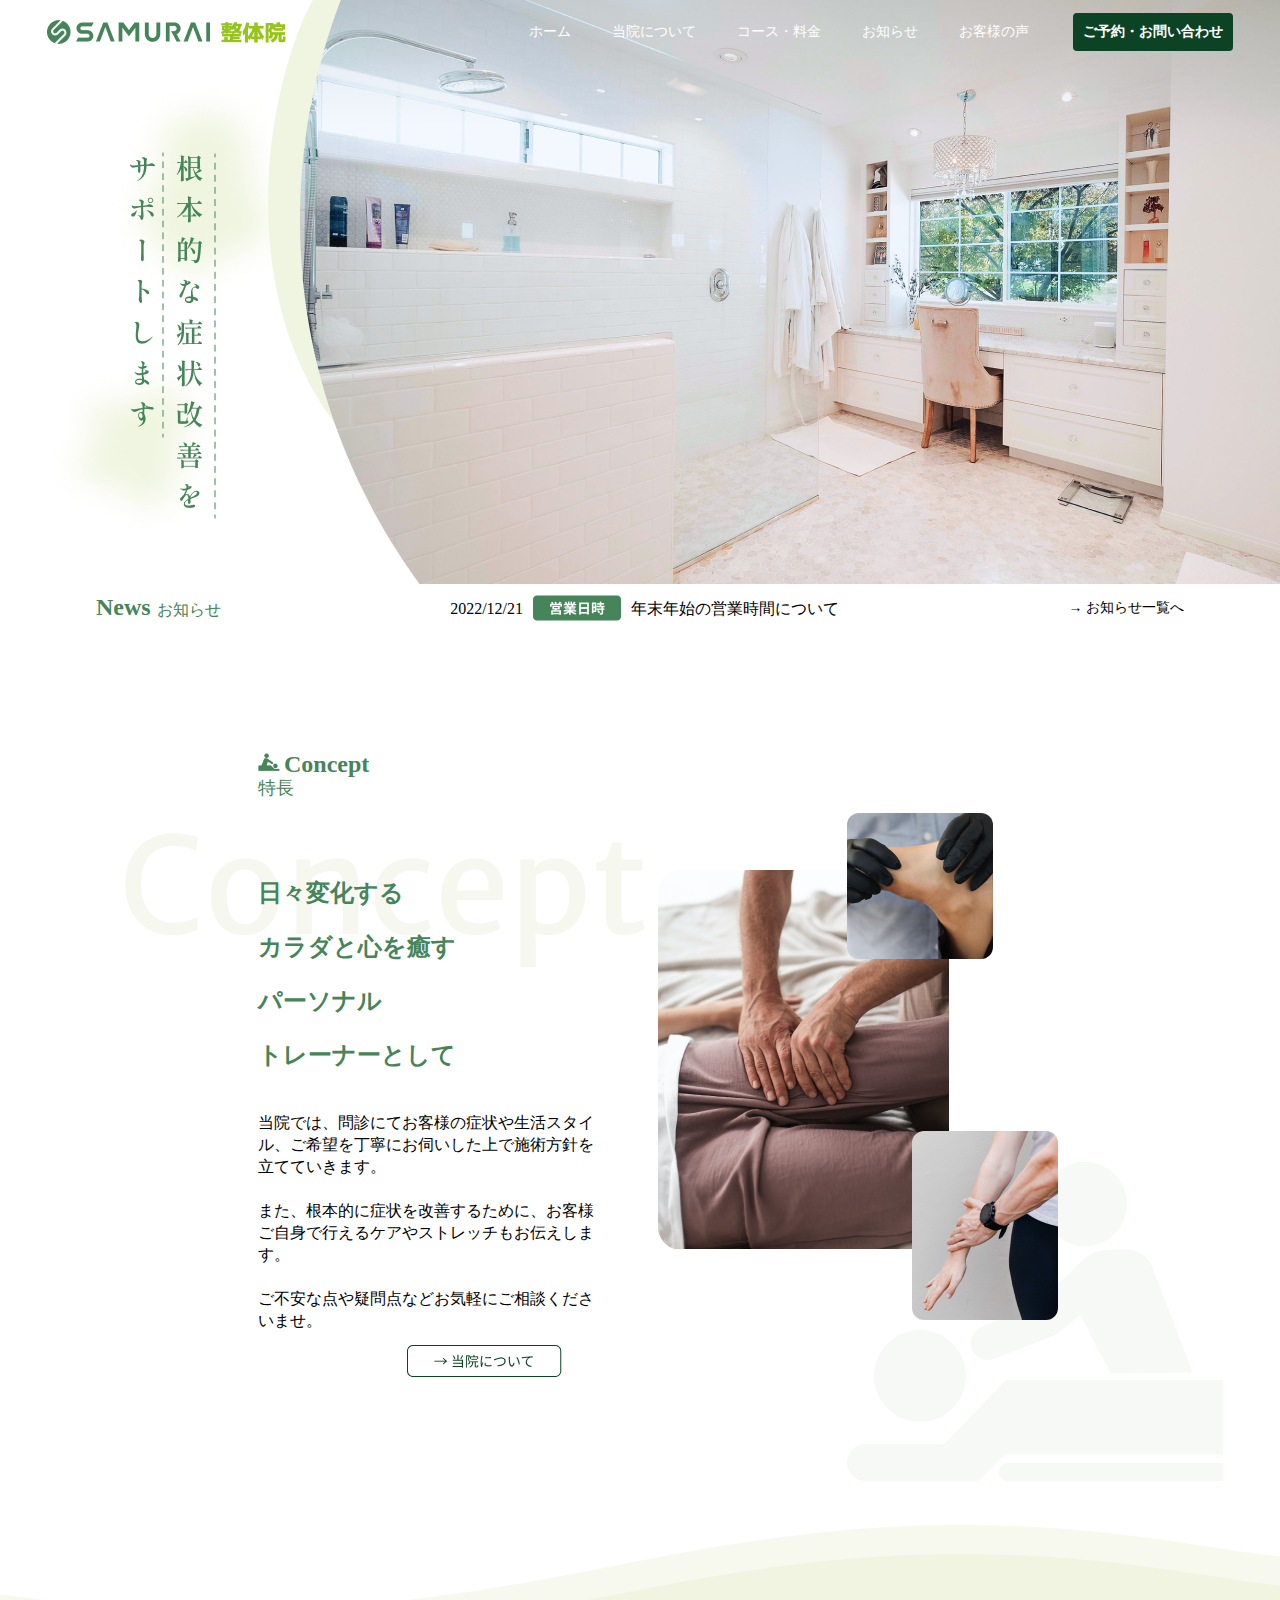
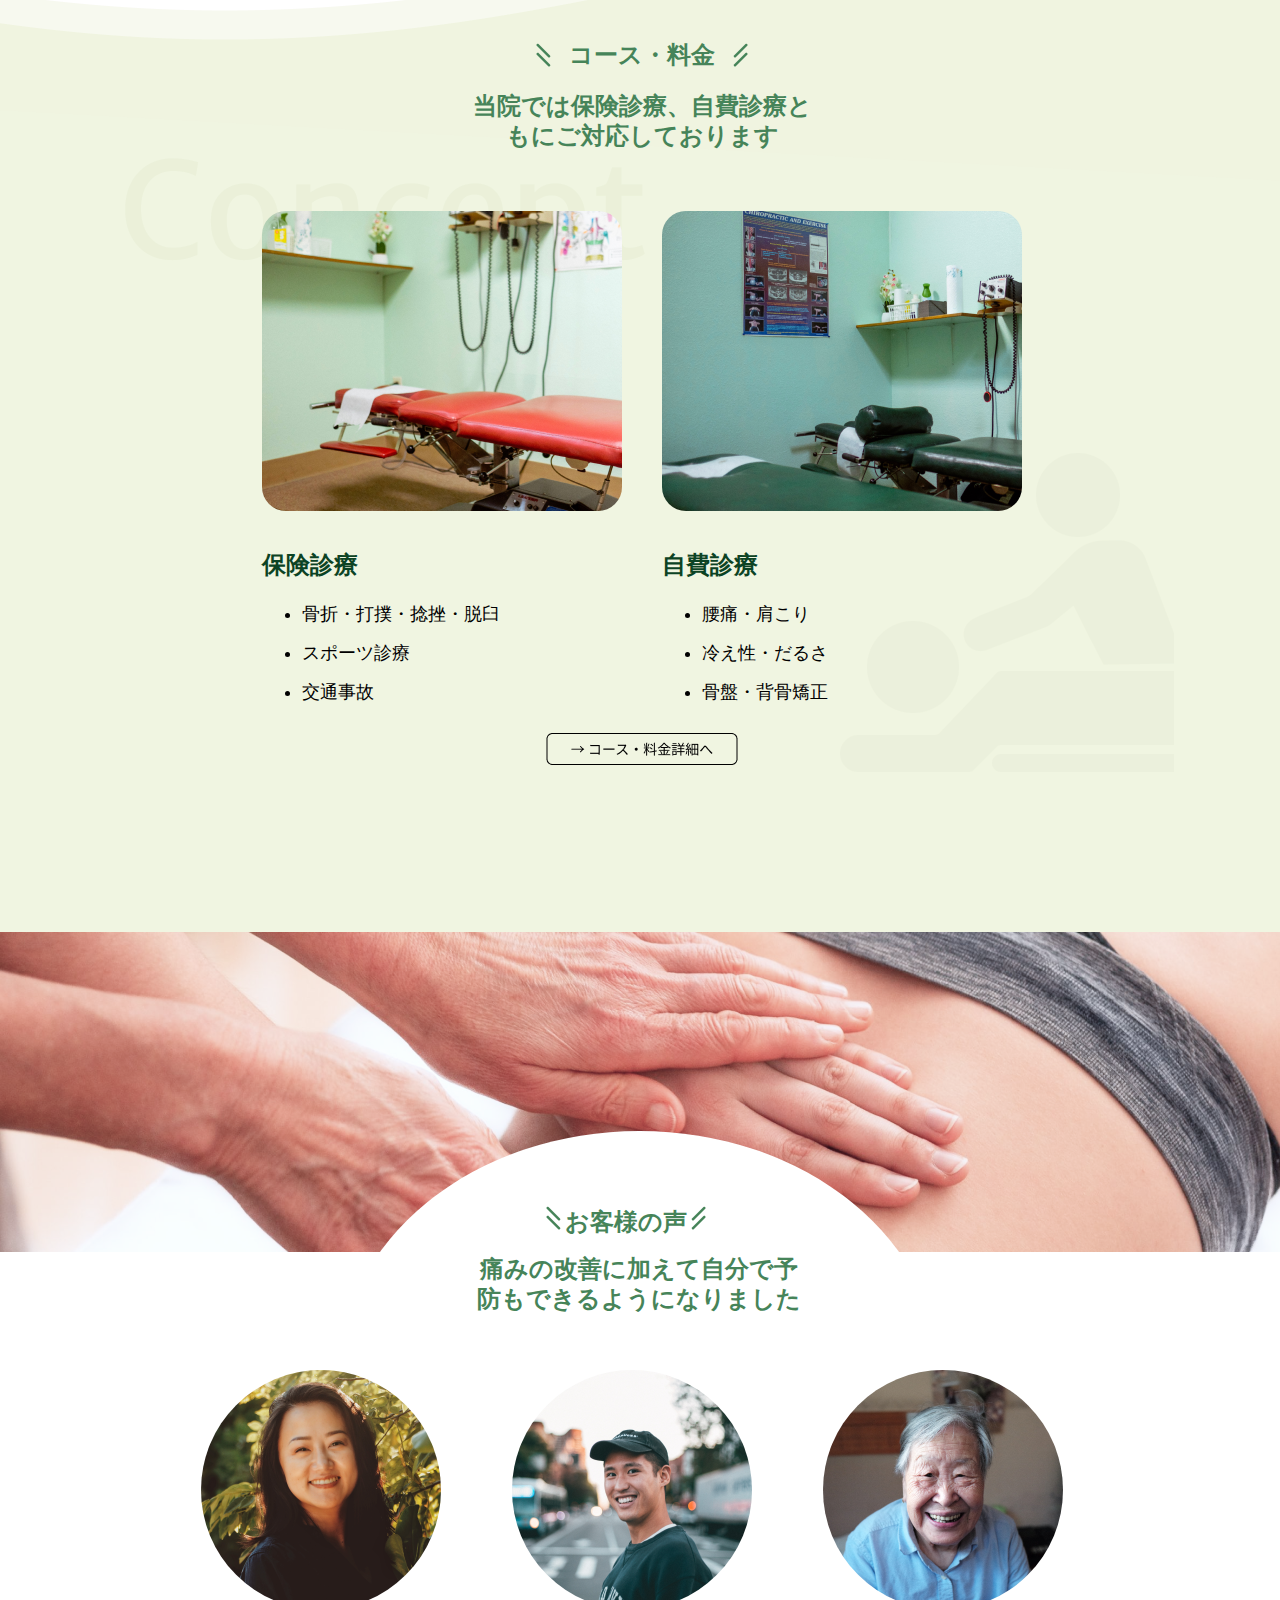
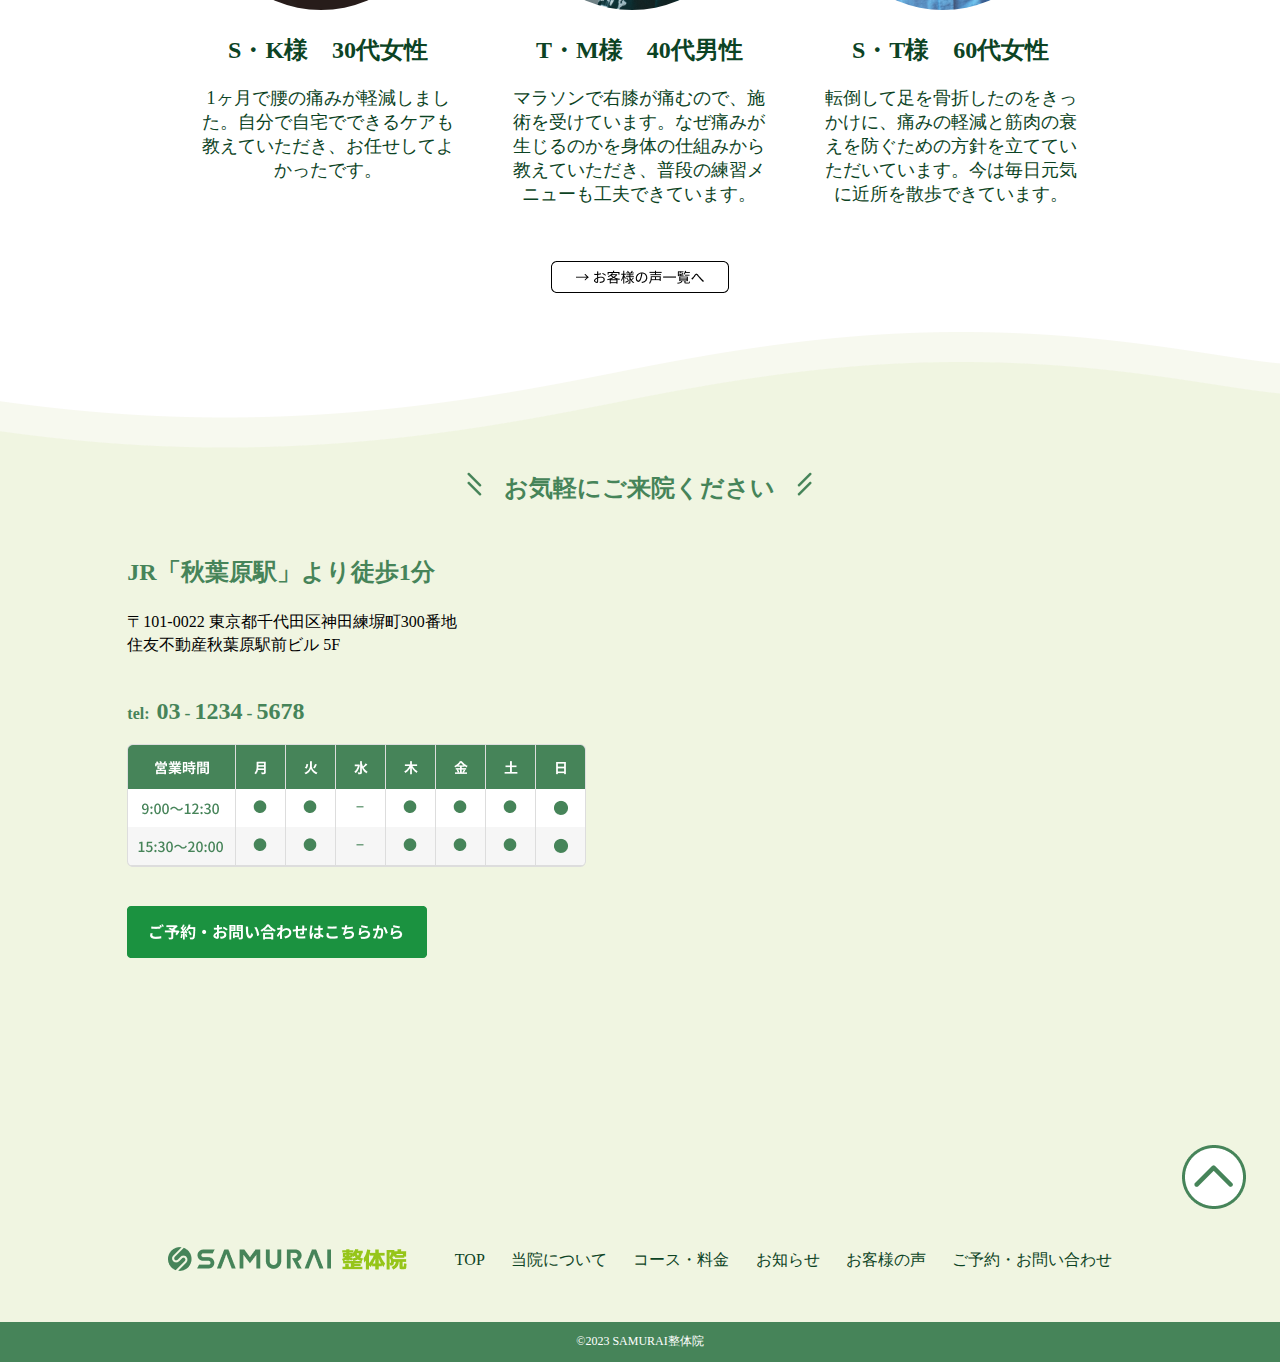
<file: samurai_clinic/index.html>
<!DOCTYPE html>
<html lang="en">
<head>
  <meta charset="UTF-8">
  <meta name="viewport" content="width=device-width, initial-scale=1.0">
  <title>SAMURAI 整体院</title>
  <link rel="stylesheet" href="style_common.css">
  <link rel="stylesheet" href="style_large.css">
  <link rel="stylesheet" href="style_small.css">
</head>
<body>
  <header id="header_top" class="header_all">
    <div>
      <div id="frame2259">
        <img src="images/Frame 2259.png" alt="">
      </div>
      <div id="menu_bar">
        <img src="images/menu_bar.png" alt="" id="toggleBtn">
      </div>
      <div class="top-nav-pc">
        <nav>
          <a href="index.html">ホーム</a>
          <a href="about.html">当院について</a>
          <a href="course.html">コース・料金</a>
          <a href="news.html">お知らせ</a>
          <a href="voice.html">お客様の声</a>
        </nav>
        <a href="contact.html" class="nav-contact">ご予約・お問い合わせ</a>
      </div>
      <div class="top-nav-sp">
        <div class="top-nav-sp-img">
          <img src="images/Frame 2259.png" alt="">
          <div><img src="images/btn_close.png" alt="" id="closeBtn"></div>
        </div>
        <div id="top-nav-sp-text hide">
          <p id="txt_menu">メニュー</p>
          <nav>
            <a href="index.html">ホーム</a>
            <a href="about.html">当院について</a>
            <a href="course.html">コース・料金</a>
            <a href="news.html">お知らせ</a>
            <a href="voice.html">お客様の声</a>
          </nav>
          <a href="contact.html" class="nav-contact">ご予約・お問い合わせ</a>
        </div>
      </div>
    </div>
  </header>
  <main>
    <section>
      <div id="Frame_2557">
        <div id="Frame_2120"><p><span id="Frame_2120-1">News&nbsp;</span><span>お知らせ</span></p></div>
        <div id="Frame_2540">
          <p>2022/12/21</p>
          <img src="images/badge_tag.png" alt="">
          <p>年末年始の営業時間について</p>
        </div>
        <div id="Frame_2268">
          <p>&#8594; <a href="news.html">お知らせ一覧へ</a></p>
        </div>
      </div>
      <div id="Frame_2557-sp">
        <div id="Frame_2120-sp"><p><span id="Frame_2120-1-sp">News&nbsp;</span><span id="Frame_2120-2-sp">お知らせ</span></p></div>
        <div id="Frame_2540-sp">
          <div id="Frame_2540-sp-1">
            <p>2022/12/21</p>
            <img src="images/badge_tag.png" alt="">
          </div>
          <div id="Frame_2540-sp-2">
            <p>年末年始の営業時間について</p>
          </div>
        </div>
        <div id="Frame_2268-sp">
          <p>&#8594; <a href="news.html">お知らせ一覧へ</a></p>
        </div>
      </div>
    </section>
    <section id="Feature_list_left">
      <div id="Frame_2555">
        <div id="content">
          <div id="content-1">
            <img src="images/Head_01_Icon.png" alt="">
            <p id="concept">Concept</p>
            <p id="tokuchou">特長</p>
          </div>
          <div id="content-2">
            <p>日々変化する<br>カラダと心を癒す<br>パーソナル<br>
              トレーナーとして</p>
          </div>
          <div id="content-2-sp">
            <p>日々変化するカラダと心を癒すパーソナルトレーナーとして</p>
          </div>
          <div id="content-3">
            <p>当院では、問診にてお客様の症状や生活スタイル、ご希望を丁寧にお伺いした上で施術方針を立てていきます。<br><br>
              また、根本的に症状を改善するために、お客様ご自身で行えるケアやストレッチもお伝えします。<br><br>
              ご不安な点や疑問点などお気軽にご相談くださいませ。</p>
          </div>
          <div id="content-4">
            <div id="btn_02">
              <a href="about.html"><img src="images/btn_02.png" alt="" id="img"></a>
            </div>
            <!-- <img src="images/btn_02-1.png" alt="" id="btn_02-1"> -->
          </div>
        </div>
        <div id="concept_img">
          <div id="concept_img-1"><img src="images/batch_toralf-thomassen-5S40ixhBK-I-unsplash 1.png" alt=""></div>
          <div id="concept_img-2"><img src="images/batch_diana-light-J_tScv7f7vI-unsplash 1.png" alt=""></div>
          <div id="concept_img-3"><img src="images/TOP_Tokucho 4.png" alt=""></div>
        </div>
      </div>
      <div id="Frame_2286">
        <div id="Frame_2126">
          <div id="Head_02">
            <img src="images/Head_02_DecoLeft.png" alt="">
            <p>コース・料金</p>
            <img src="images/Head_02_DecoRight.png" alt="">
          </div>
          <p>当院では保険診療、自費診療ともにご対応しております</p>
        </div>
        <div id="Frame_2550">
          <div id="Frame_2285">
            <div id="Frame_2283">
              <img src="images/TOP_hoken 4.png" alt="">
              <div class="Frame_2282">
                <p>保険診療</p>
                <ul>
                  <li>骨折・打撲・捻挫・脱臼</li>
                  <li>スポーツ診療</li>
                  <li>交通事故</li>
                </ul>
              </div>
            </div>
            <div id="Frame_2284">
              <img src="images/TOP_jihi 4.png" alt="">
              <div class="Frame_2282">
                <p>自費診療</p>
                <ul>
                  <li>腰痛・肩こり</li>
                  <li>冷え性・だるさ</li>
                  <li>骨盤・背骨矯正</li>
                </ul>
              </div>
            </div>
          </div>
          <div id="btn_to_course">
            <!-- what color should it be? -->
            <a href="course.html"><img src="images/btn_to_course.png" alt=""></a>
          </div>
        </div>
      </div>
    </section>
    <section id="Frame_2558">
      <div class="oval"></div>
      <div id="Frame_2286-2">
        <div id="Frame_2126-2">
          <div id="Frame_2126-2-1">
            <img src="images/Head_02_DecoLeft.png" alt="">
            <p>お客様の声</p>
            <img src="images/Head_02_DecoRight.png" alt="">
          </div>
          <div id="Frame_2126-2-2">
            <p>痛みの改善に加えて自分で予防もできるようになりました</p>
          </div>
        </div>
        <div id="Frame_2551">
          <div class="top_user">
            <div class="top_user_img">
              <img src="images/TOP-user1.png" alt="">
            </div>
            <div class="top_user_p">
              <p>S・K様　30代女性</p>
              <div>
                <p>1ヶ月で腰の痛みが軽減しました。自分で自宅でできるケアも教えていただき、お任せしてよかったです。</p>
              </div>
            </div>
          </div>
          <div class="top_user">
            <div class="top_user_img">
              <img src="images/TOP-user2.png" alt="">
            </div>
            <div class="top_user_p">
              <p>T・M様　40代男性</p>
              <div>
                <p>マラソンで右膝が痛むので、施術を受けています。なぜ痛みが生じるのかを身体の仕組みから教えていただき、普段の練習メニューも工夫できています。</p>
              </div>
            </div>
          </div>
          <div class="top_user">
            <div class="top_user_img">
              <img src="images/TOP-user3.png" alt="">
            </div>
            <div class="top_user_p">
              <p>S・T様　60代女性</p>
              <div>
                <p>転倒して足を骨折したのをきっかけに、痛みの軽減と筋肉の衰えを防ぐための方針を立てていただいています。今は毎日元気に近所を散歩できています。</p>
              </div>
            </div>
          </div>
        </div>
        <div id="btn_to_voice">
          <a href="voice.html"><img src="images/btn_to_voice.png" alt=""></a>
        </div>
      </div>
    </section>
    <section id="access">
      <div id="Frame_2560">
        <div id="head_contact">
          <img src="images/Head_02_DecoLeft.png" alt="">
          <p>お気軽にご来院ください</p>
          <img src="images/Head_02_DecoRight.png" alt="">
        </div>
        <div id="Frame_2259">
          <div id="contact_content">
            <div id="contact_content-1">
              <p>JR「秋葉原駅」より徒歩1分</p>
            </div>
            <div id="contact_content-2">
              <p>&#12306;101-0022
                東京都千代田区神田練塀町300番地<br>住友不動産秋葉原駅前ビル 5F</p>
            </div>
            <div id="contact_content-3">
              <p id="contact_content-3-1">tel&#58;</p>
              <p class="contact_number">03</p>
              <p class="hyphen">&#8208;</p>
              <p class="contact_number">1234</p>
              <p class="hyphen">&#8208;</p>
              <p class="contact_number">5678</p>
            </div>
            <div id="contact_content-4">
              <div id="contact_content-4-1">
                <img src="images/Frame2304.png" alt="">
              </div>
              <div  id="contact_content-4-2">
                <a href="contact.html"><img src="images/btn_access.png" alt=""></a>
              </div>
            </div>
          </div>
          <div id="contact_map">
            <iframe src="https://www.google.com/maps/embed?pb=!1m18!1m12!1m3!1d3240.0603948868643!2d139.77213797613285!3d35.70013137258121!2m3!1f0!2f0!3f0!3m2!1i1024!2i768!4f13.1!3m3!1m2!1s0x60188ea7ba1a054d%3A0x81605e8b12064e47!2z5pel5pys44CB44CSMTAxLTAwMjIg5p2x5Lqs6YO95Y2D5Luj55Sw5Yy656We55Sw57e05aGA55S6MzAw55Wq5Zyw!5e0!3m2!1sja!2shu!4v1708640626960!5m2!1sja!2shu"
              width="100%" height="418" style="border:0;" allowfullscreen="" loading="lazy" referrerpolicy="no-referrer-when-downgrade">
            </iframe>
          </div>
        </div>
      </div>
    </section>
  </main>
  <footer>
    <div id="btn_to_top">
      <a href="index.html"><img src="images/btn_to_top.png" alt=""></a>
      <!-- scroll ui, using javascript, jquery -->
    </div>
    <div id="nav-footer">
      <div id="Frame_2259-2">
        <img src="images/Frame 2259.png" alt="">
      </div>
      <div id="nav-footer-2">
        <nav>
          <a href="index.html">TOP</a>
          <a href="about.html">当院について</a>
          <a href="course.html">コース・料金</a>
          <a href="news.html">お知らせ</a>
          <a href="voice.html">お客様の声</a>
          <a href="contact.html">ご予約・お問い合わせ</a>
        </nav>
      </div>
    </div>
    <div id="copyright">
      <p>&copy;2023 SAMURAI整体院</p>
    </div>
  </footer>
  <script src="https://code.jquery.com/jquery-3.7.1.min.js"></script>
  <script src="script.js"></script>
  <!-- long time to read, read tags properly after reading html file -->
</body>
</html>
</file>
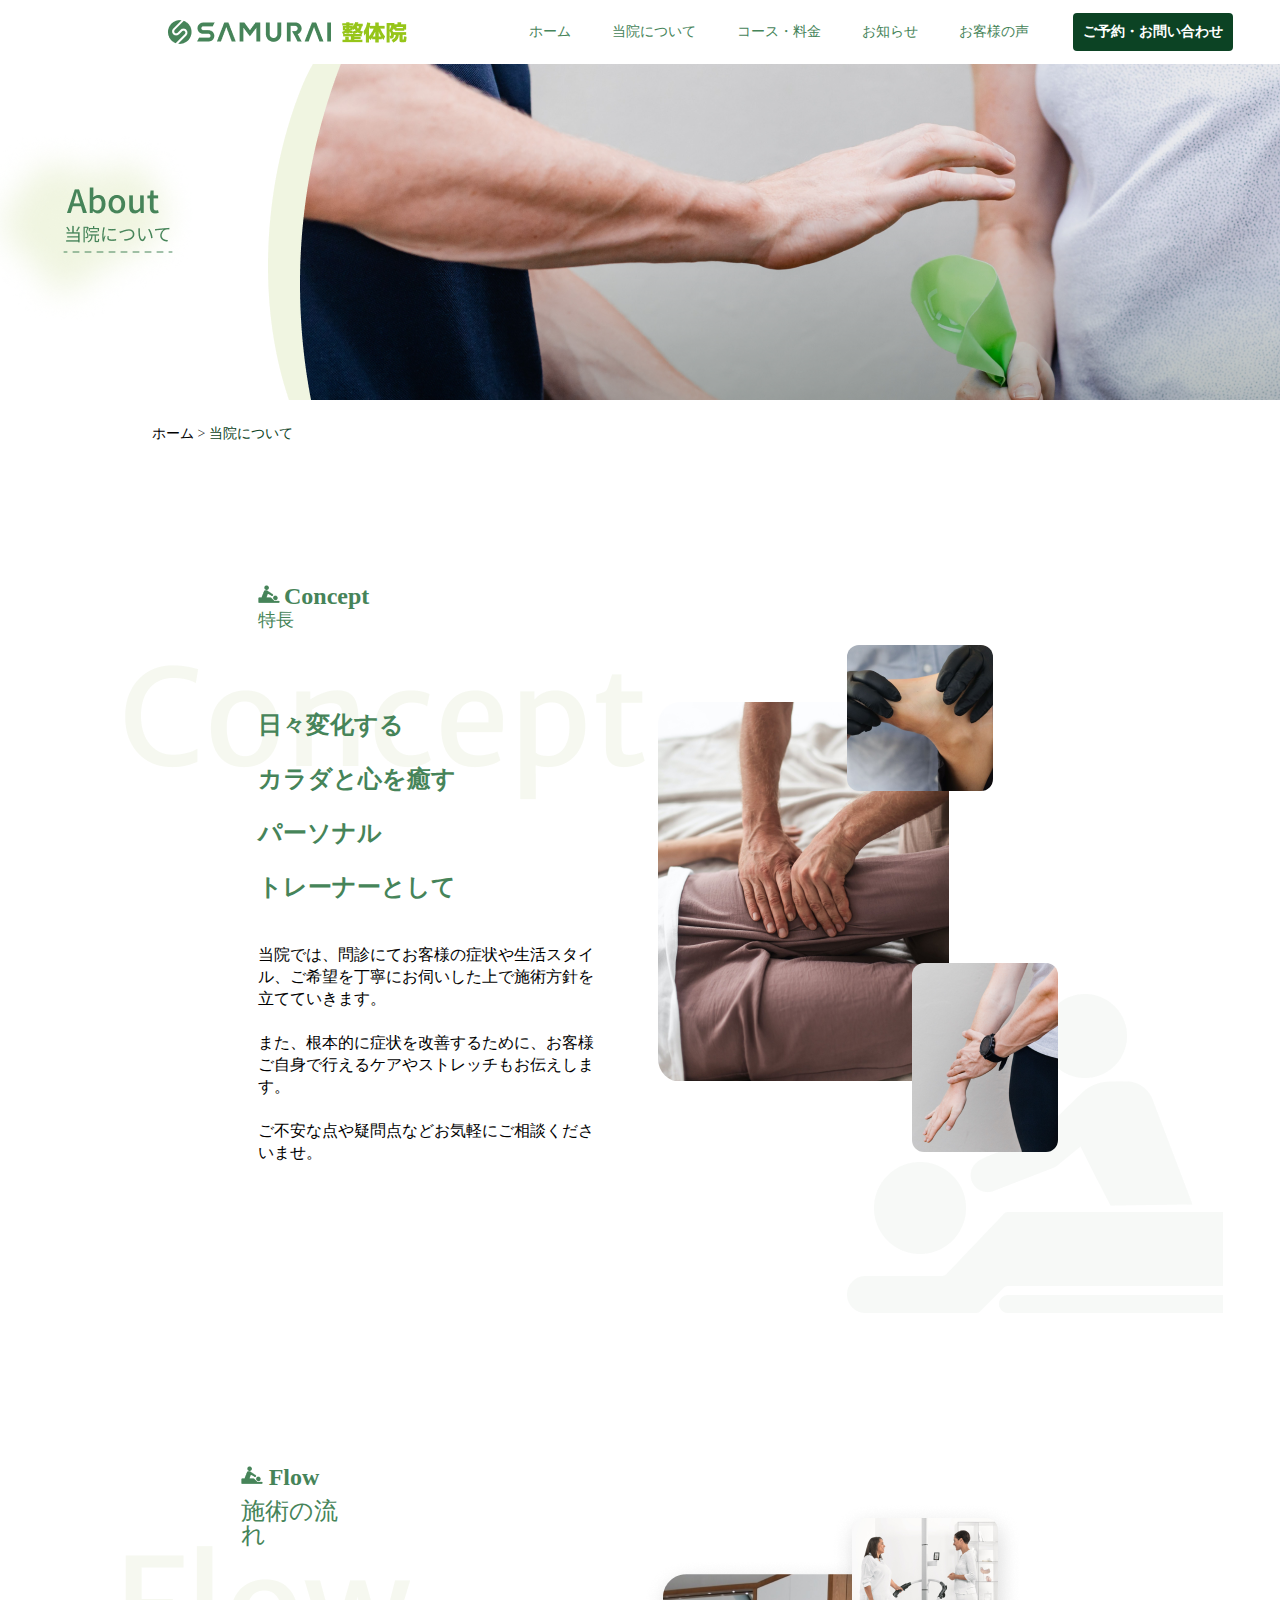
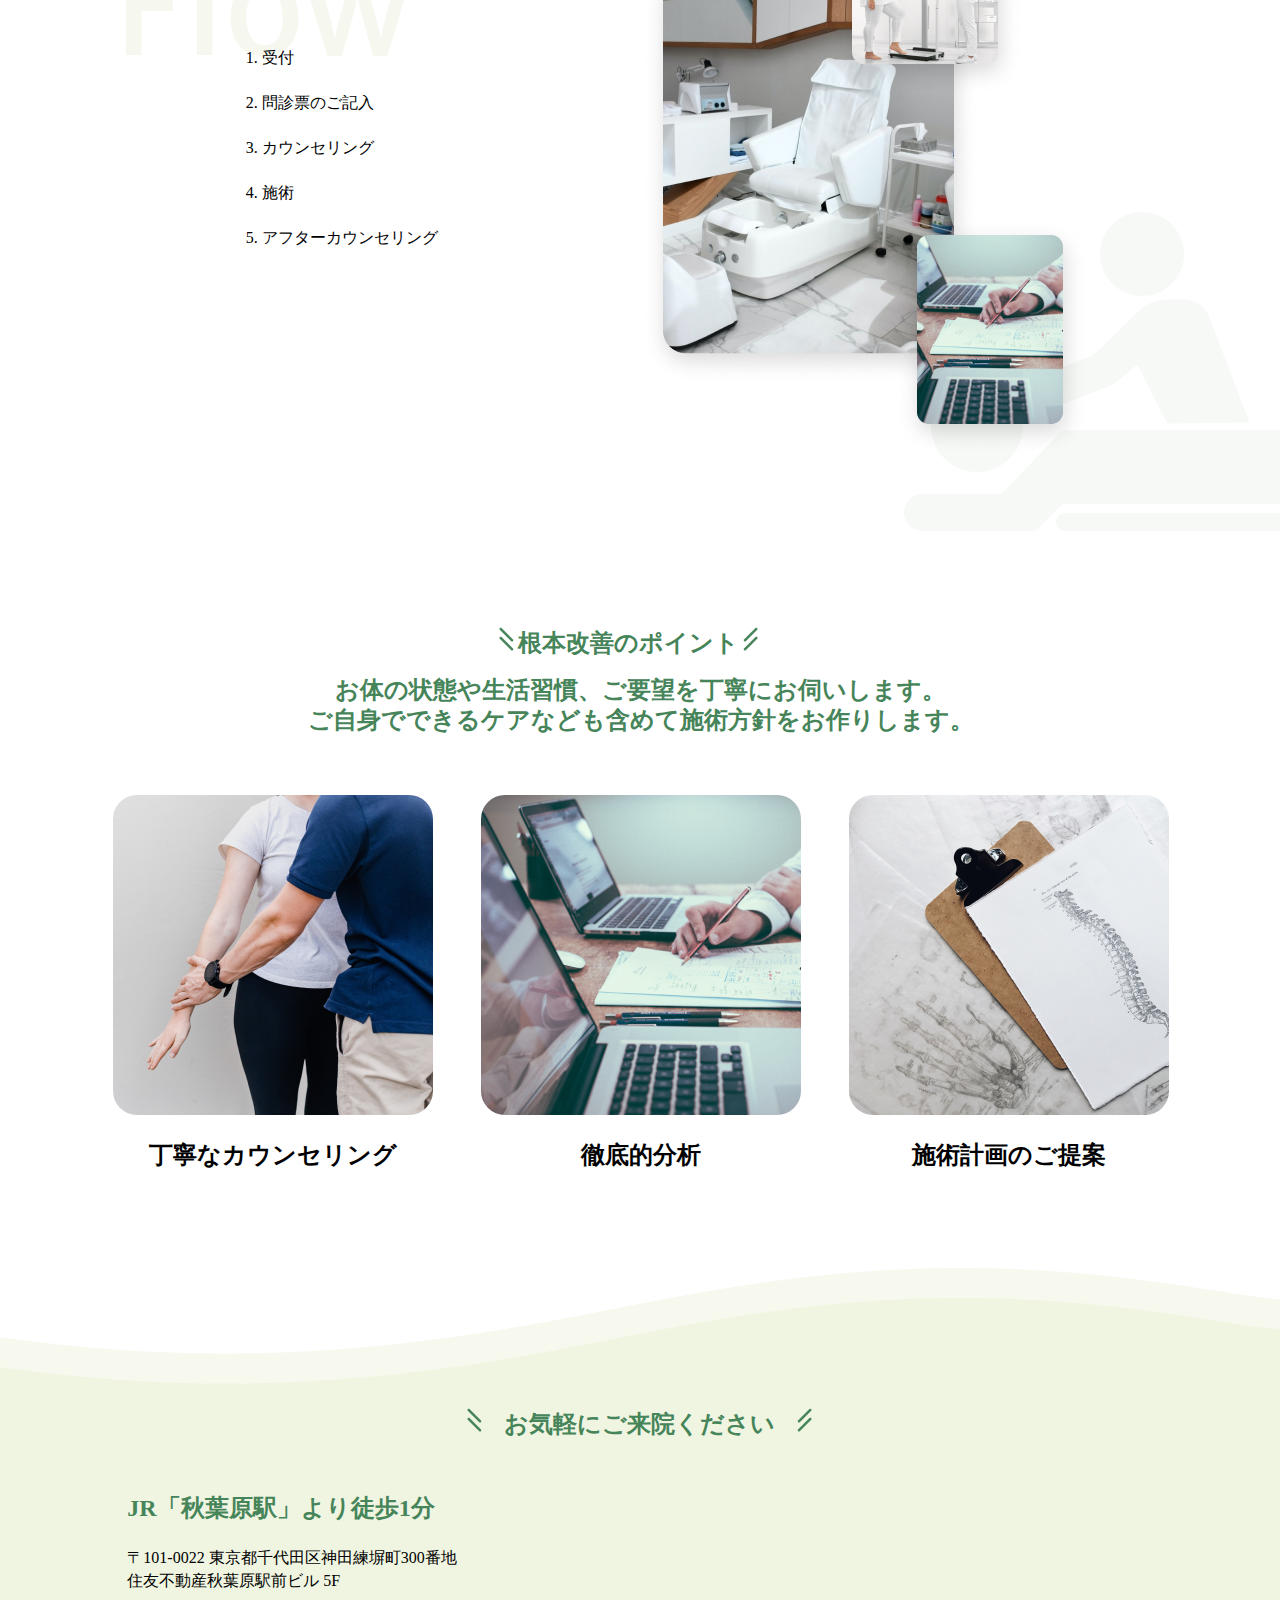
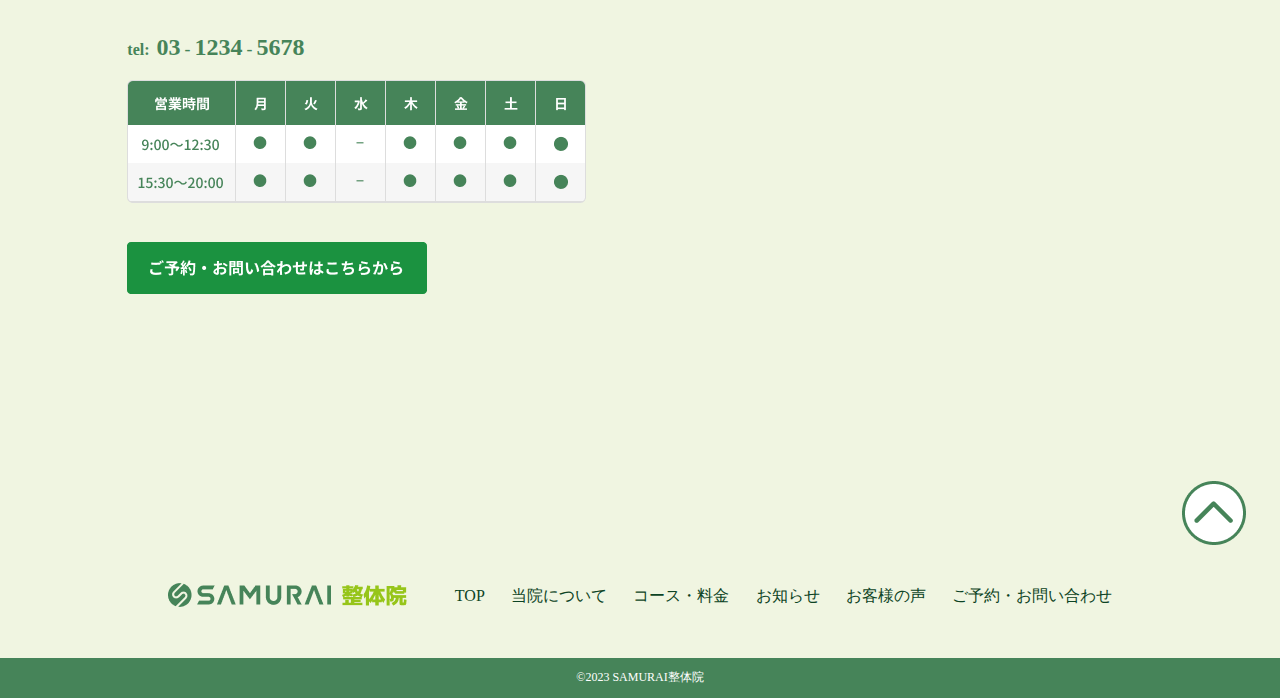
<file: samurai_clinic/about.html>
<!DOCTYPE html>
<html lang="en">
<head>
  <meta charset="UTF-8">
  <meta name="viewport" content="width=device-width, initial-scale=1.0">
  <title>SAMURAI 整体院</title>
  <link rel="stylesheet" href="style_common.css">
  <link rel="stylesheet" href="style_large.css">
  <link rel="stylesheet" href="style_small.css">
</head>
<body>
  <header id="header-about">
    <div>
      <div class="white_rectangle"></div>
      <div id="frame2259" class="on_the_rec top_Frame-pc top_Frame-sp">
        <img src="images/Frame 2259.png" alt="">
      </div>
      <div id="menu_bar" class="on_the_rec">
        <img src="images/menu_bar.png" alt="" id="toggleBtn">
      </div>
      <div class="top-nav-pc" id="top-nav-about">
        <nav>
          <a href="index.html">ホーム</a>
          <a href="about.html">当院について</a>
          <a href="course.html">コース・料金</a>
          <a href="news.html">お知らせ</a>
          <a href="voice.html">お客様の声</a>
        </nav>
        <a href="contact.html" class="nav-contact">ご予約・お問い合わせ</a>
      </div>
      <div class="top-nav-sp">
        <div class="top-nav-sp-img">
          <img src="images/Frame 2259.png" alt="">
          <div><img src="images/btn_close.png" alt="" id="closeBtn"></div>
        </div>
        <div id="top-nav-sp-text hide">
          <p id="txt_menu">メニュー</p>
          <nav>
            <a href="index.html">ホーム</a>
            <a href="about.html">当院について</a>
            <a href="course.html">コース・料金</a>
            <a href="news.html">お知らせ</a>
            <a href="voice.html">お客様の声</a>
          </nav>
          <a href="contact.html" class="nav-contact">ご予約・お問い合わせ</a>
        </div>
      </div>
    </div>
  </header>
  
  <main>
    <section id="posts_sqaure">
      <div id="topnav_01">
        <p class="nav_parent"><a href="index.html">ホーム</a> &#62;</p>
        <p class="nav_current">当院について</p>
      </div>
    </section>
    <section id="feature_list-1">
      <div id="Frame_2555">
        <div id="content">
          <div id="content-1">
            <img src="images/Head_01_Icon.png" alt="">
            <p id="concept">Concept</p>
            <p id="tokuchou">特長</p>
          </div>
          <div id="content-2">
            <p>日々変化する<br>カラダと心を癒す<br>パーソナル<br>
              トレーナーとして</p>
          </div>
          <div id="content-2-sp">
            <p>日々変化するカラダと心を癒すパーソナルトレーナーとして</p>
          </div>
          <div id="content-3">
            <p>当院では、問診にてお客様の症状や生活スタイル、ご希望を丁寧にお伺いした上で施術方針を立てていきます。<br><br>
              また、根本的に症状を改善するために、お客様ご自身で行えるケアやストレッチもお伝えします。<br><br>
              ご不安な点や疑問点などお気軽にご相談くださいませ。</p>
          </div>
        </div>
        <div id="concept_img">
          <div id="concept_img-1"><img src="images/batch_toralf-thomassen-5S40ixhBK-I-unsplash 1.png" alt=""></div>
          <div id="concept_img-2"><img src="images/batch_diana-light-J_tScv7f7vI-unsplash 1.png" alt=""></div>
          <div id="concept_img-3"><img src="images/TOP_Tokucho 4.png" alt=""></div>
        </div>
      </div>
    </section>
    <section id="feature_list-2">
      <div id="Frame_2555-about">
        <div id="content-about">
          <div id="head_01-about">
            <img src="images/Head_01_Icon.png" alt="">
            <p id="flow">Flow</p>
            <p id="nagare">施術の流れ</p>
          </div>
          <div id="flow-list">
            <ol>
              <li>受付</li>
              <li>問診票のご記入</li>
              <li>カウンセリング</li>
              <li>施術</li>
              <li>アフターカウンセリング</li>
            </ol>
          </div>
        </div>
        <div id="Group_2126">
          <img src="images/Flow_img-1.png" alt="" id="Flow_img-1">
          <img src="images/Flow_img-2.png" alt="" id="Flow_img-2">
          <img src="images/Flow_img-3.png" alt="" id="Flow_img-3">
        </div>
      </div>
    </section>
    <section id="feature_list-3">
      <div id="Frame_2286-3">
        <div id="Frame_2126-2-about">
          <div id="Head_02-about">
            <img src="images/Head_02_DecoLeft.png" alt="">
            <p>根本改善のポイント</p>
            <img src="images/Head_02_DecoRight.png" alt="">
          </div>
          <div id="feature_list-3-p">
            <p>お体の状態や生活習慣、ご要望を丁寧にお伺いします。<br>
              ご自身でできるケアなども含めて施術方針をお作りします。</p>
          </div>
        </div>
        <div id="Frame_2286-4">
          <div>
            <img src="images/TOP_Tokucho-1.png" alt="">
            <p>丁寧なカウンセリング</p>
          </div>
          <div>
            <img src="images/TOP_Tokucho-2.png" alt="">
            <p>徹底的分析</p>
          </div>
          <div>
            <img src="images/TOP_Tokucho-3.png" alt="">
            <p>施術計画のご提案</p>
          </div>
        </div>
      </div>
    </section>

    <section id="access">
      <div id="Frame_2560">
        <div id="head_contact">
          <img src="images/Head_02_DecoLeft.png" alt="">
          <p>お気軽にご来院ください</p>
          <img src="images/Head_02_DecoRight.png" alt="">
        </div>
        <div id="Frame_2259">
          <div id="contact_content">
            <div id="contact_content-1">
              <p>JR「秋葉原駅」より徒歩1分</p>
            </div>
            <div id="contact_content-2">
              <p>&#12306;101-0022
                東京都千代田区神田練塀町300番地<br>住友不動産秋葉原駅前ビル 5F</p>
            </div>
            <div id="contact_content-3">
              <p id="contact_content-3-1">tel&#58;</p>
              <p class="contact_number">03</p>
              <p class="hyphen">&#8208;</p>
              <p class="contact_number">1234</p>
              <p class="hyphen">&#8208;</p>
              <p class="contact_number">5678</p>
            </div>
            <div id="contact_content-4">
              <div id="contact_content-4-1">
                <img src="images/Frame2304.png" alt="">
              </div>
              <div  id="contact_content-4-2">
                <a href="contact.html"><img src="images/btn_access.png" alt=""></a>
              </div>
            </div>
          </div>
          <div id="contact_map">
            <iframe src="https://www.google.com/maps/embed?pb=!1m18!1m12!1m3!1d3240.0603948868643!2d139.77213797613285!3d35.70013137258121!2m3!1f0!2f0!3f0!3m2!1i1024!2i768!4f13.1!3m3!1m2!1s0x60188ea7ba1a054d%3A0x81605e8b12064e47!2z5pel5pys44CB44CSMTAxLTAwMjIg5p2x5Lqs6YO95Y2D5Luj55Sw5Yy656We55Sw57e05aGA55S6MzAw55Wq5Zyw!5e0!3m2!1sja!2shu!4v1708640626960!5m2!1sja!2shu"
              width="100%" height="418" style="border:0;" allowfullscreen="" loading="lazy" referrerpolicy="no-referrer-when-downgrade">
            </iframe>
          </div>
        </div>
      </div>
    </section>
  </main>

  <footer>
    <div id="btn_to_top">
      <a href="about.html"><img src="images/btn_to_top.png" alt=""></a>
    </div>
    <div id="nav-footer">
      <div id="Frame_2259-2">
        <img src="images/Frame 2259.png" alt="">
      </div>
      <div id="nav-footer-2">
        <nav>
          <a href="index.html">TOP</a>
          <a href="about.html">当院について</a>
          <a href="course.html">コース・料金</a>
          <a href="news.html">お知らせ</a>
          <a href="voice.html">お客様の声</a>
          <a href="contact.html">ご予約・お問い合わせ</a>
        </nav>
      </div>
    </div>
    <div id="copyright">
      <p>&copy;2023 SAMURAI整体院</p>
    </div>
  </footer>
  <script src="script.js"></script>
</body>
</html>
</file>
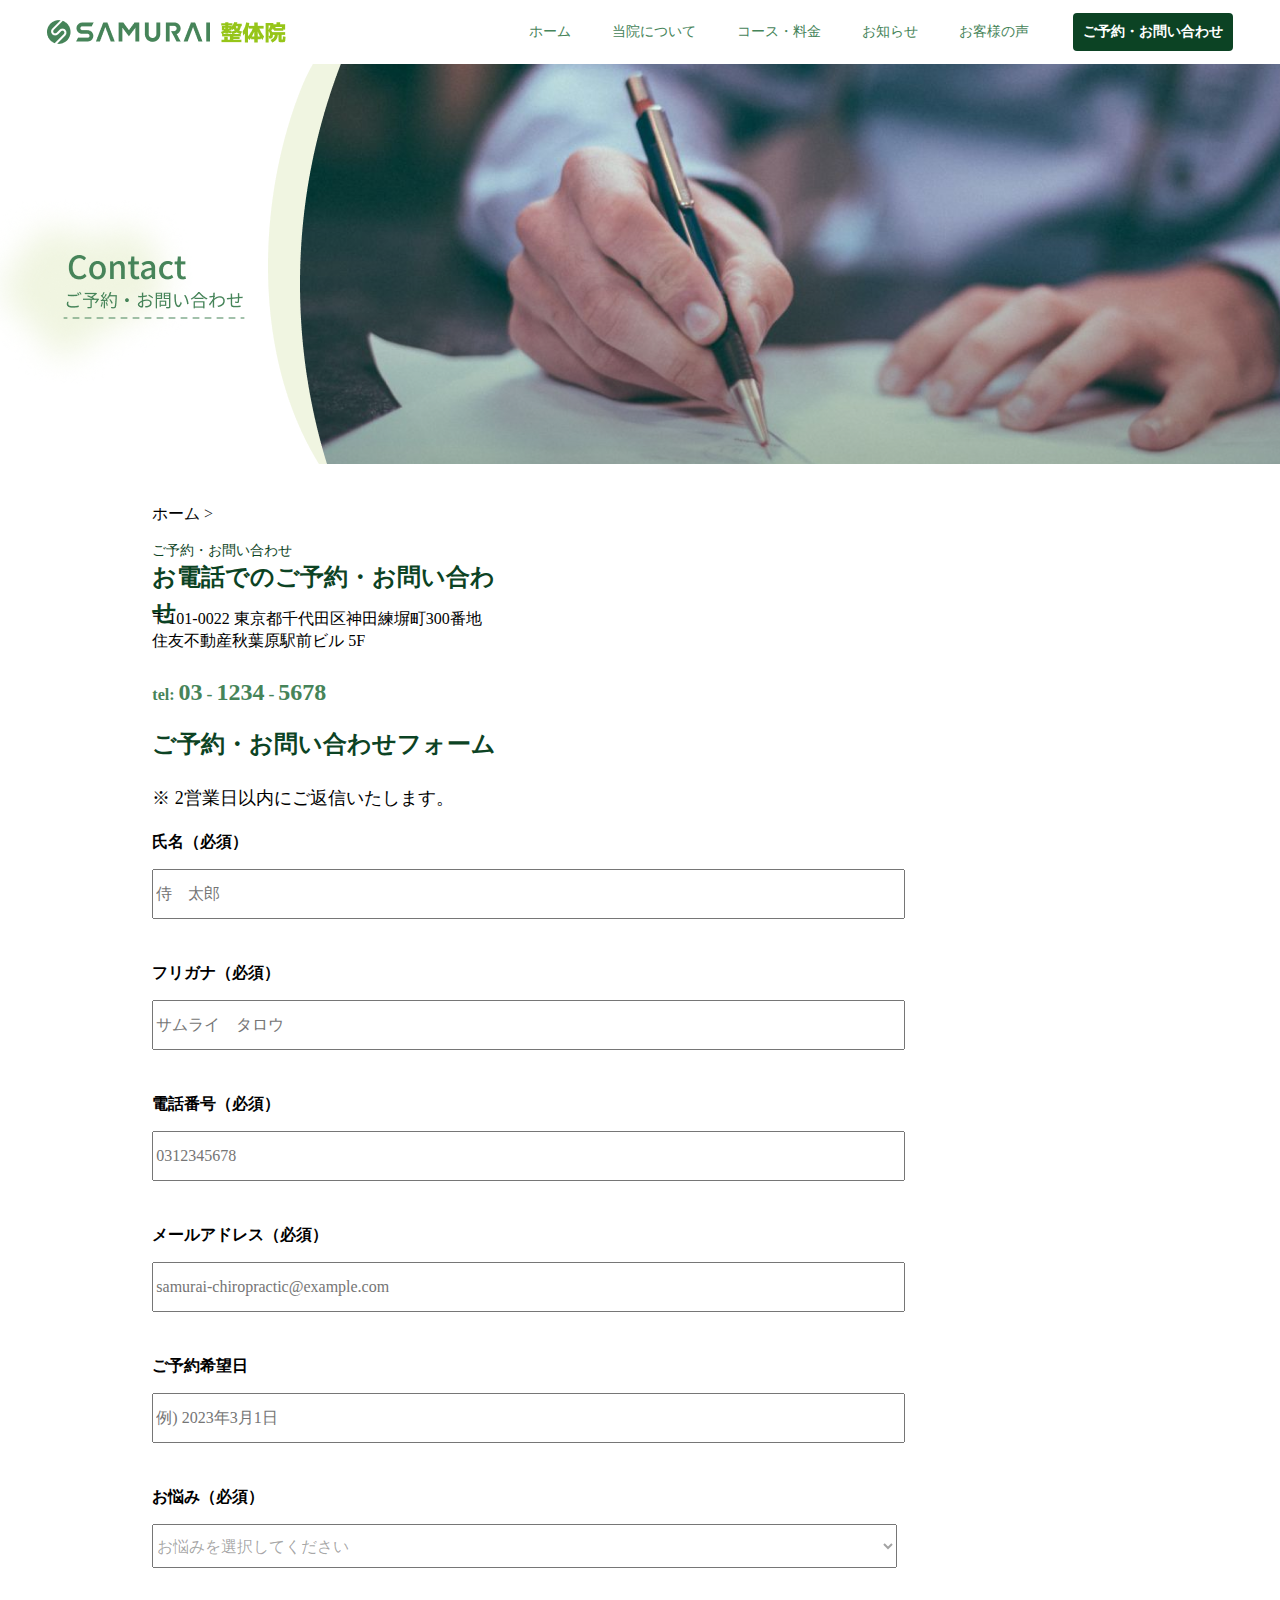
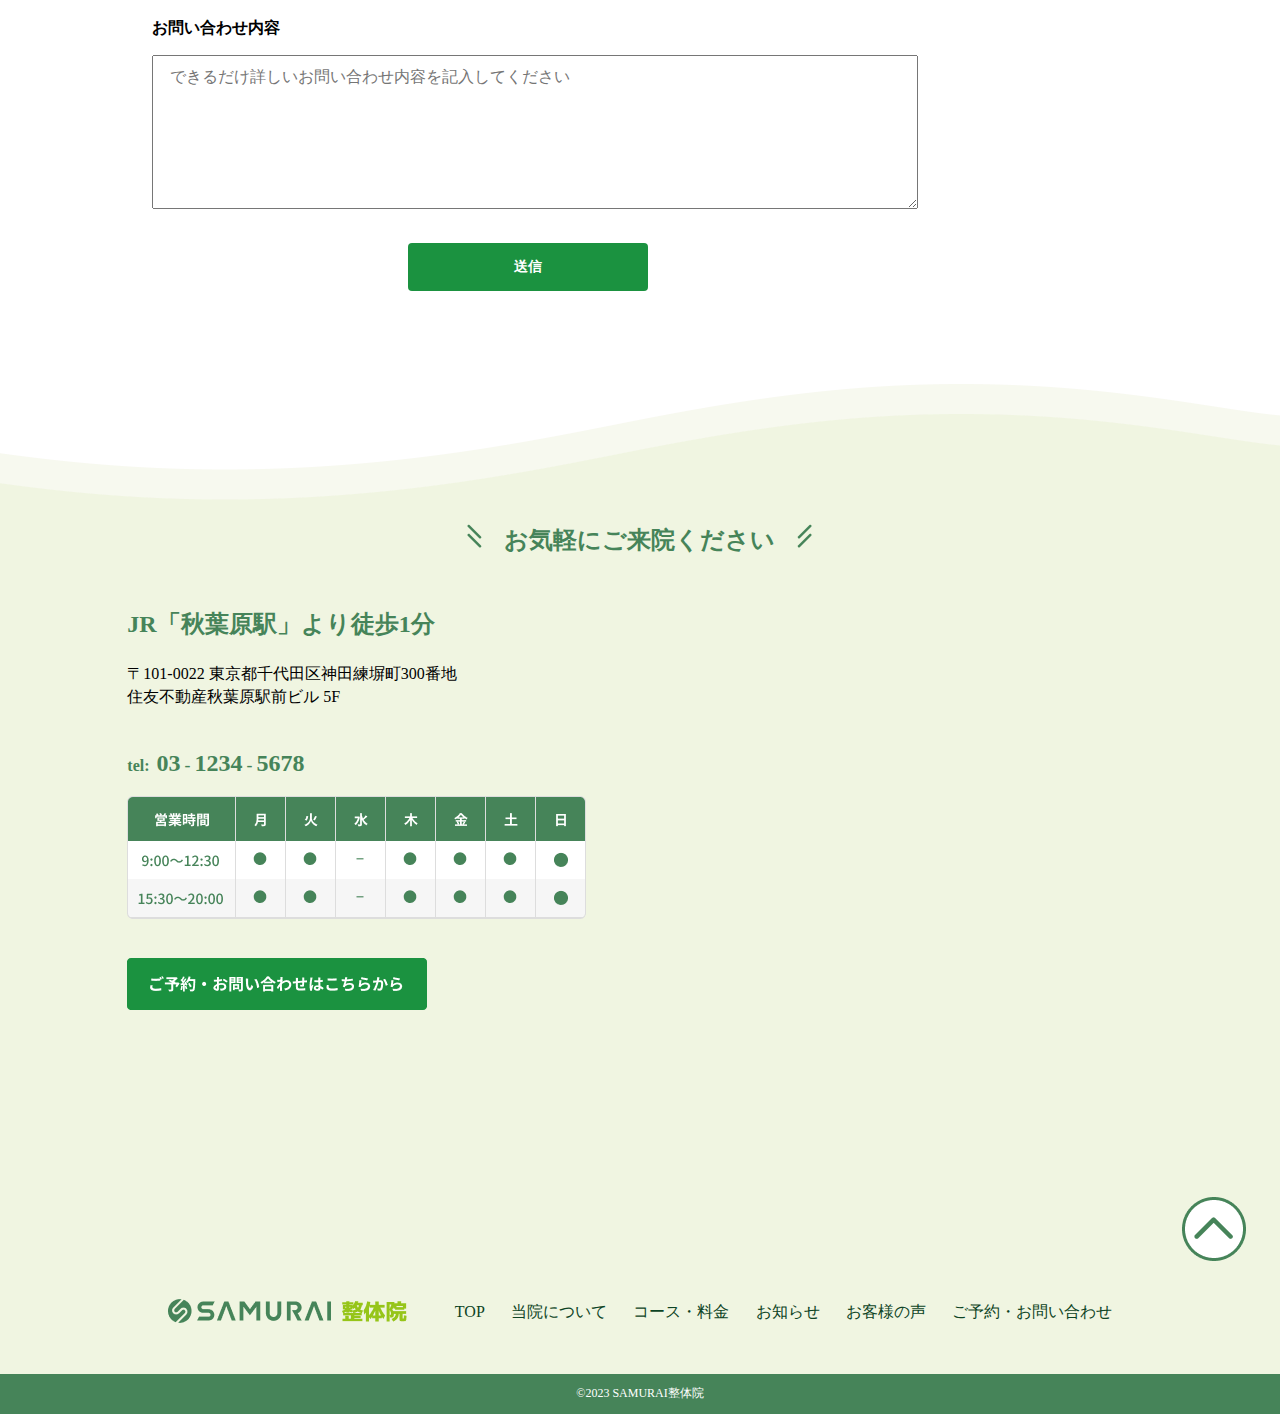
<file: samurai_clinic/contact.html>
<!DOCTYPE html>
<html lang="en">
<head>
  <meta charset="UTF-8">
  <meta name="viewport" content="width=device-width, initial-scale=1.0">
  <title>SAMURAI 整体院</title>
  <link rel="stylesheet" href="style_common.css">
  <link rel="stylesheet" href="style_large.css">
  <link rel="stylesheet" href="style_small.css">
</head>
<body>
  <header id="header_top-contact">
    <div>
      <div id="frame2259">
        <img src="images/Frame 2259.png" alt="">
      </div>
      <div class="top-nav-pc" id="top-nav-course">
        <nav>
          <a href="index.html">ホーム</a>
          <a href="about.html">当院について</a>
          <a href="course.html">コース・料金</a>
          <a href="news.html">お知らせ</a>
          <a href="voice.html">お客様の声</a>
        </nav>
        <a href="contact.html" class="nav-contact">ご予約・お問い合わせ</a>
      </div>
    </div>
  </header>
  <main>
    <section id="posts_sqaure">
      <div id="topnav_01-contact">
        <p class="nav_parent"><a href="index.html">ホーム</a> &#62;</p>
        <p class="nav_current-contact">ご予約・お問い合わせ</p>
      </div>
    </section>
    <section id="feature_list_left-contact">
      <div id="Frame_2300">
        <div id="Frame_2305">
          <div id="Frame_2305-1">
            <p>お電話でのご予約・お問い合わせ</p>
          </div>
          <div id="Frame_2305-2">
            <p>〒101-0022 東京都千代田区神田練塀町300番地
              <br>住友不動産秋葉原駅前ビル 5F</p>
          </div>
          <div id="Frame_2305-3">
            <p id="contact_content-3-1">tel&#58;</p>
            <p class="contact_number">03</p>
            <p class="hyphen">&#8208;</p>
            <p class="contact_number">1234</p>
            <p class="hyphen">&#8208;</p>
            <p class="contact_number">5678</p>
          </div>
        </div>
        <div id="Frame_2120-contact">
          <div id="Frame_2120-contact-p1"><p>ご予約・お問い合わせフォーム</p></div>
          <div id="Frame_2120-contact-p2"><p>※ 2営業日以内にご返信いたします。</p></div>
        </div>
        <form id="Frame_2306" action="contact_complete.html" method="post">
          <!-- indicate action, method -->
          <!-- validation !! cannot post until filling up completely -->
          <div class="form_text">
            <label for="name">氏名（必須）</label><br>
            <input type="text" placeholder="侍　太郎">
          </div>
          <div class="form_text">
            <label for="furigana">フリガナ（必須）</label><br>
            <input type="text" placeholder="サムライ　タロウ">
          </div>
          <div class="form_text">
            <!-- number validation !!  starting from "0.." -->
            <label for="number">電話番号（必須）</label><br>
            <input type="text" placeholder="0312345678">
          </div>
          <div class="form_text">
            <!-- mail address validation !! including "@" -->
            <label for="address">メールアドレス（必須）</label><br>
            <input type="text" placeholder="samurai-chiropractic@example.com ">
          </div>
          <div class="form_text">
            <label for="date">ご予約希望日</label><br>
            <input type="text" placeholder="例) 2023年3月1日">
          </div>
          <div class="form_text" id="form-onayami">
            <label for="date">お悩み（必須）</label><br>
            <select name="onayami">
              <option value="お悩みを選択してください" class="select-default">お悩みを選択してください</option>
              <option value="腰痛" class="select-spec">腰痛</option>
              <option value="肩こり" class="select-spec">肩こり</option>
              <option value="頭痛" class="select-spec">頭痛</option>
              <option value="その他" class="select-spec">その他</option>
            </select>
          </div>
          <div id="form-message">
            <label for="message">お問い合わせ内容</label><br>
            <!-- <input type="text" placeholder="できるだけ詳しいお問い合わせ内容を記入してください"> -->
            <textarea type="text" placeholder="できるだけ詳しいお問い合わせ内容を記入してください"></textarea>
          </div>
          <div id="form-button">
            <!-- <input type="submit"> -->
            <!-- input submit -->
            <!-- <a href="contact_complete.html"><button>送信</button></a> -->
            <a href="contact_complete.html"><button>送信</button></a>
          </div>
        </form>
      </div>
    </section>

    <section id="access">
      <div id="Frame_2560">
        <div id="head_contact">
          <img src="images/Head_02_DecoLeft.png" alt="">
          <p>お気軽にご来院ください</p>
          <img src="images/Head_02_DecoRight.png" alt="">
        </div>
        <div id="Frame_2259">
          <div id="contact_content">
            <div id="contact_content-1">
              <p>JR「秋葉原駅」より徒歩1分</p>
            </div>
            <div id="contact_content-2">
              <p>&#12306;101-0022
                東京都千代田区神田練塀町300番地<br>住友不動産秋葉原駅前ビル 5F</p>
            </div>
            <div id="contact_content-3">
              <p id="contact_content-3-1">tel&#58;</p>
              <p class="contact_number">03</p>
              <p class="hyphen">&#8208;</p>
              <p class="contact_number">1234</p>
              <p class="hyphen">&#8208;</p>
              <p class="contact_number">5678</p>
            </div>
            <div id="contact_content-4">
              <div id="contact_content-4-1">
                <img src="images/Frame2304.png" alt="">
              </div>
              <div  id="contact_content-4-2">
                <a href="contact.html"><img src="images/btn_access.png" alt=""></a>
              </div>
            </div>
          </div>
          <div id="contact_map">
            <iframe src="https://www.google.com/maps/embed?pb=!1m18!1m12!1m3!1d3240.0603948868643!2d139.77213797613285!3d35.70013137258121!2m3!1f0!2f0!3f0!3m2!1i1024!2i768!4f13.1!3m3!1m2!1s0x60188ea7ba1a054d%3A0x81605e8b12064e47!2z5pel5pys44CB44CSMTAxLTAwMjIg5p2x5Lqs6YO95Y2D5Luj55Sw5Yy656We55Sw57e05aGA55S6MzAw55Wq5Zyw!5e0!3m2!1sja!2shu!4v1708640626960!5m2!1sja!2shu"
              width="100%" height="418" style="border:0;" allowfullscreen="" loading="lazy" referrerpolicy="no-referrer-when-downgrade">
            </iframe>
          </div>
        </div>
      </div>
    </section>
  </main>
  <footer>
    <div id="btn_to_top">
      <a href="contact.html"><img src="images/btn_to_top.png" alt=""></a>
    </div>
    <div id="nav-footer">
      <div id="Frame_2259-2">
        <img src="images/Frame 2259.png" alt="">
      </div>
      <div id="nav-footer-2">
        <nav>
          <a href="index.html">TOP</a>
          <a href="about.html">当院について</a>
          <a href="course.html">コース・料金</a>
          <a href="news.html">お知らせ</a>
          <a href="voice.html">お客様の声</a>
          <a href="contact.html">ご予約・お問い合わせ</a>
        </nav>
      </div>
    </div>
    <div id="copyright">
      <p>&copy;2023 SAMURAI整体院</p>
    </div>
  </footer>
  <script src="script.js"></script>
</body>
</html>
</file>
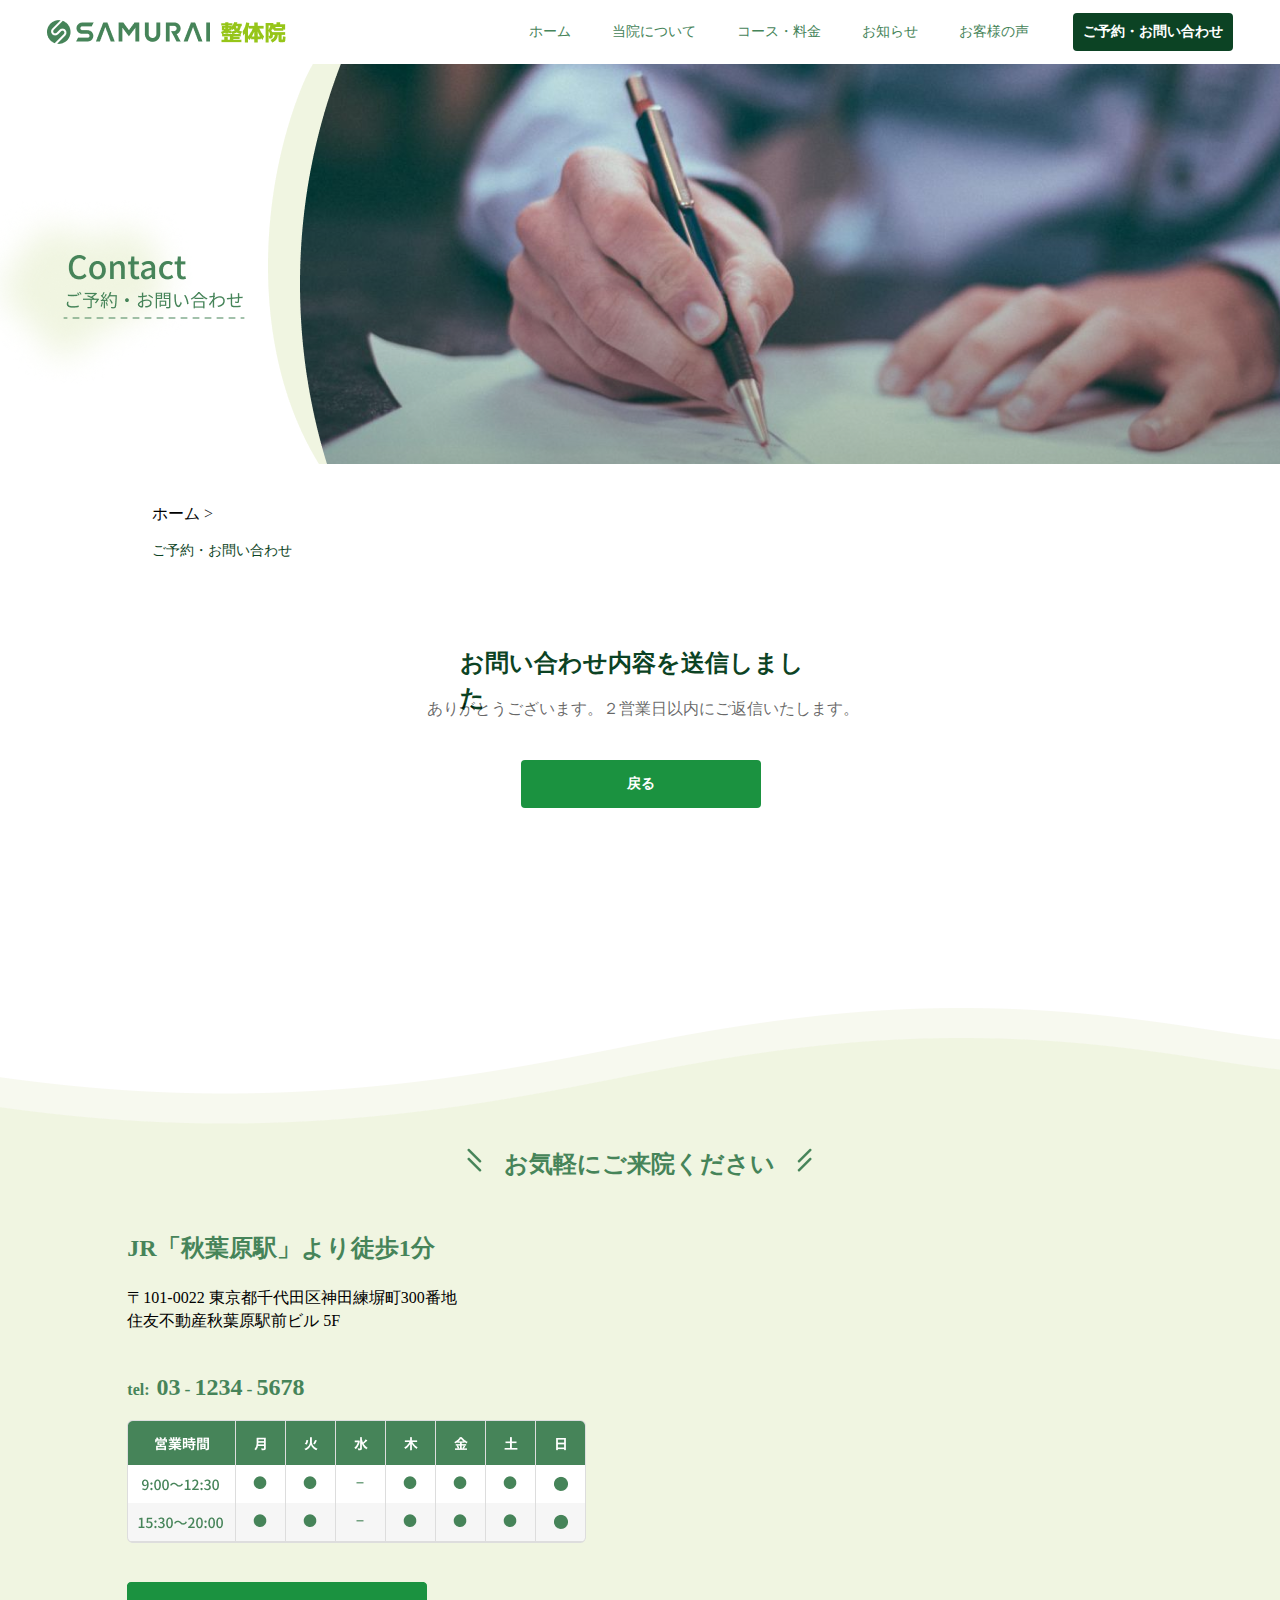
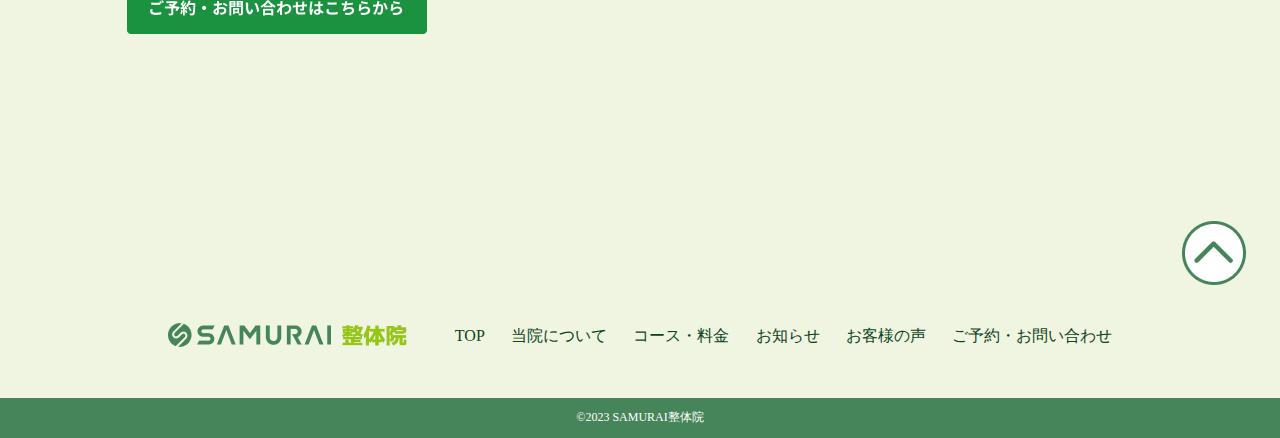
<file: samurai_clinic/contact_complete.html>
<!DOCTYPE html>
<html lang="en">
<head>
  <meta charset="UTF-8">
  <meta name="viewport" content="width=device-width, initial-scale=1.0">
  <title>SAMURAI 整体院</title>
  <link rel="stylesheet" href="style_common.css">
  <link rel="stylesheet" href="style_large.css">
  <link rel="stylesheet" href="style_small.css">
</head>
<body>
  <header id="header_top-contact">
    <div>
      <div id="frame2259">
        <img src="images/Frame 2259.png" alt="">
      </div>
      <div class="top-nav-pc" id="top-nav-course">
        <nav>
          <a href="index.html">ホーム</a>
          <a href="about.html">当院について</a>
          <a href="course.html">コース・料金</a>
          <a href="news.html">お知らせ</a>
          <a href="voice.html">お客様の声</a>
        </nav>
        <a href="contact.html" class="nav-contact">ご予約・お問い合わせ</a>
      </div>
    </div>
  </header>
  <main>
    <section id="posts_sqaure">
      <div id="topnav_01-contact">
        <p class="nav_parent"><a href="index.html">ホーム</a> &#62;</p>
        <p class="nav_current-contact">ご予約・お問い合わせ</p>
      </div>
    </section>
    <section id="feature_list_left-contact_complete">
      <div id="Frame_2487">
        <div id="Frame_2312-contact_complete">
          <div id="Frame_2312-contact_complete-p">
            <div id="Frame_2312-contact_complete-p1"><p>お問い合わせ内容を送信しました</p></div>
            <div id="Frame_2312-contact_complete-p2"><p>ありがとうございます。２営業日以内にご返信いたします。</p></div>
          </div>
          <div id="form-button-contact_complete">
            <a href="index.html"><button>戻る</button></a>
          </div>
        </div>
      </div>
    </section>

    <section id="access">
      <div id="Frame_2560">
        <div id="head_contact">
          <img src="images/Head_02_DecoLeft.png" alt="">
          <p>お気軽にご来院ください</p>
          <img src="images/Head_02_DecoRight.png" alt="">
        </div>
        <div id="Frame_2259">
          <div id="contact_content">
            <div id="contact_content-1">
              <p>JR「秋葉原駅」より徒歩1分</p>
            </div>
            <div id="contact_content-2">
              <p>&#12306;101-0022
                東京都千代田区神田練塀町300番地<br>住友不動産秋葉原駅前ビル 5F</p>
            </div>
            <div id="contact_content-3">
              <p id="contact_content-3-1">tel&#58;</p>
              <p class="contact_number">03</p>
              <p class="hyphen">&#8208;</p>
              <p class="contact_number">1234</p>
              <p class="hyphen">&#8208;</p>
              <p class="contact_number">5678</p>
            </div>
            <div id="contact_content-4">
              <div id="contact_content-4-1">
                <img src="images/Frame2304.png" alt="">
              </div>
              <div  id="contact_content-4-2">
                <a href="contact.html"><img src="images/btn_access.png" alt=""></a>
              </div>
            </div>
          </div>
          <div id="contact_map">
            <iframe src="https://www.google.com/maps/embed?pb=!1m18!1m12!1m3!1d3240.0603948868643!2d139.77213797613285!3d35.70013137258121!2m3!1f0!2f0!3f0!3m2!1i1024!2i768!4f13.1!3m3!1m2!1s0x60188ea7ba1a054d%3A0x81605e8b12064e47!2z5pel5pys44CB44CSMTAxLTAwMjIg5p2x5Lqs6YO95Y2D5Luj55Sw5Yy656We55Sw57e05aGA55S6MzAw55Wq5Zyw!5e0!3m2!1sja!2shu!4v1708640626960!5m2!1sja!2shu"
              width="100%" height="418" style="border:0;" allowfullscreen="" loading="lazy" referrerpolicy="no-referrer-when-downgrade">
            </iframe>
          </div>
        </div>
      </div>
    </section>
  </main>
  <footer>
    <div id="btn_to_top">
      <a href="contact.html"><img src="images/btn_to_top.png" alt=""></a>
    </div>
    <div id="nav-footer">
      <div id="Frame_2259-2">
        <img src="images/Frame 2259.png" alt="">
      </div>
      <div id="nav-footer-2">
        <nav>
          <a href="index.html">TOP</a>
          <a href="about.html">当院について</a>
          <a href="course.html">コース・料金</a>
          <a href="news.html">お知らせ</a>
          <a href="voice.html">お客様の声</a>
          <a href="contact.html">ご予約・お問い合わせ</a>
        </nav>
      </div>
    </div>
    <div id="copyright">
      <p>&copy;2023 SAMURAI整体院</p>
    </div>
  </footer>
  <script src="script.js"></script>
</body>
</html>
</file>
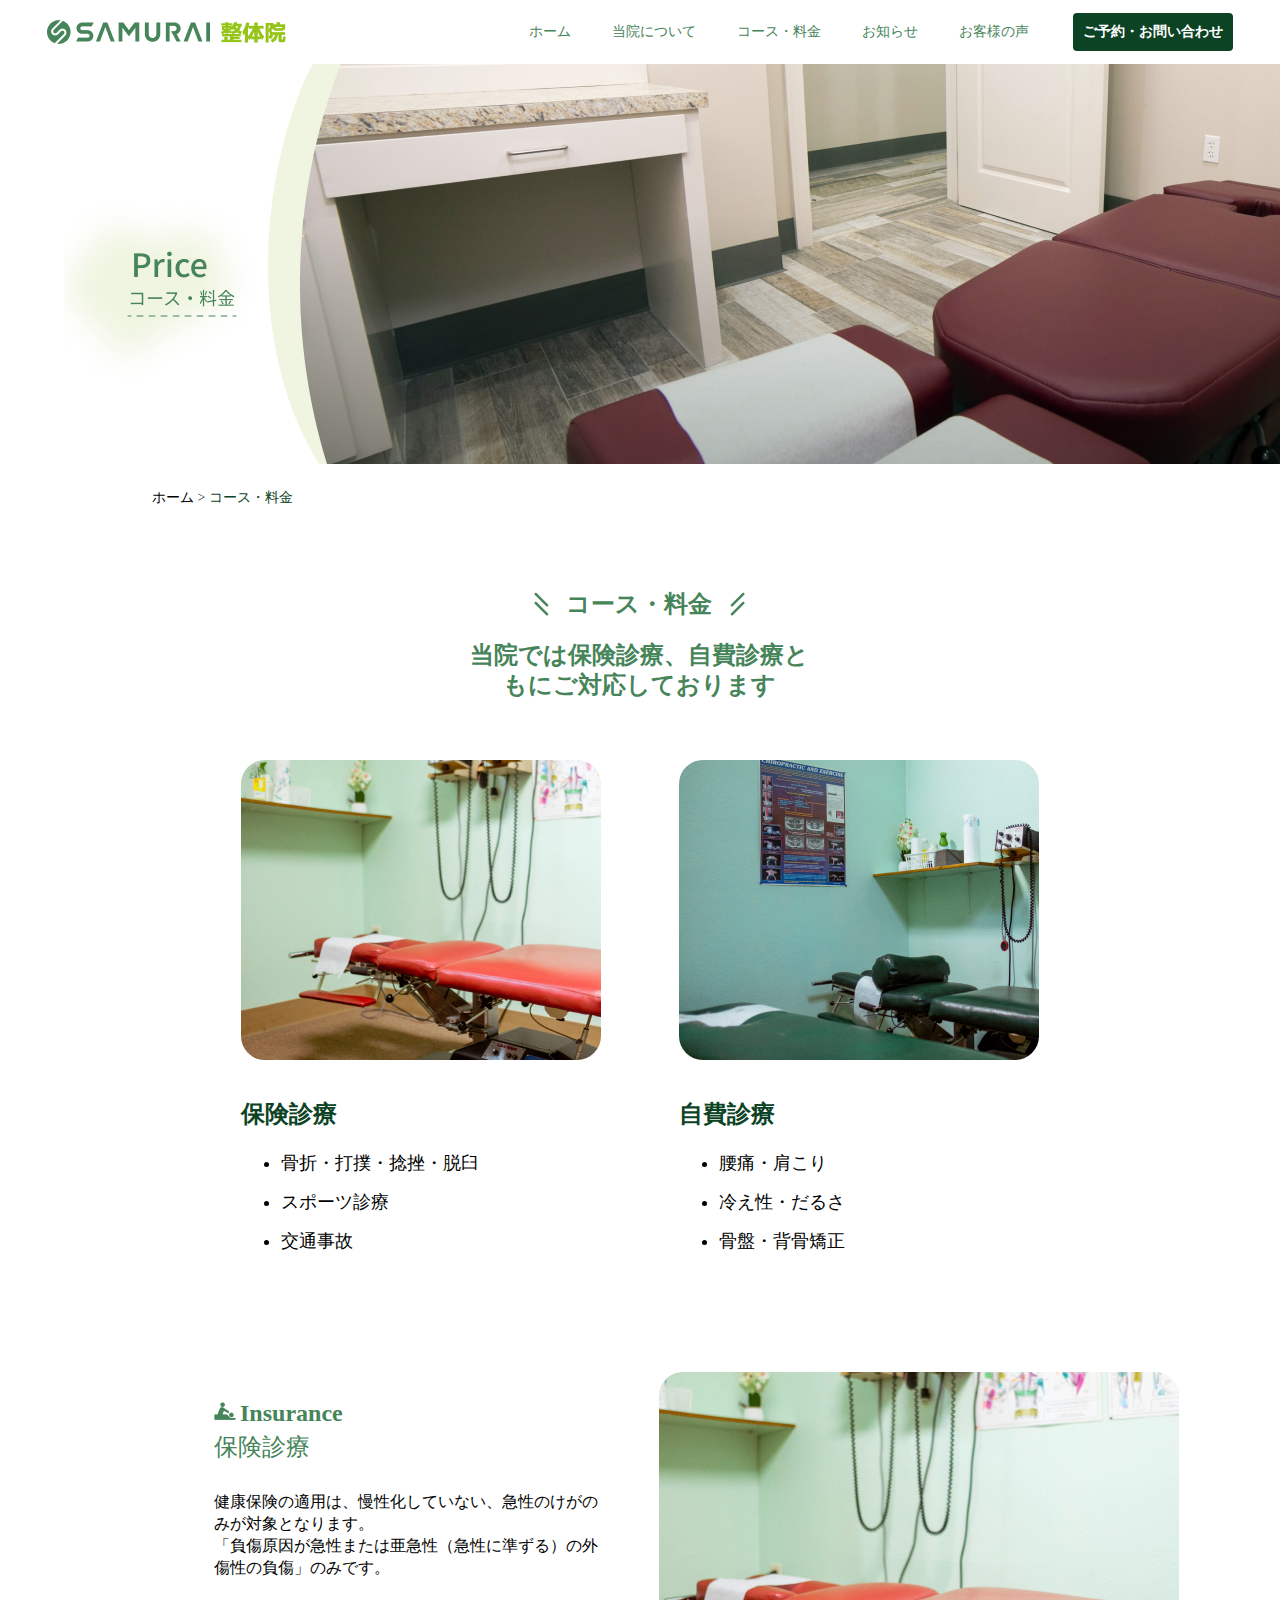
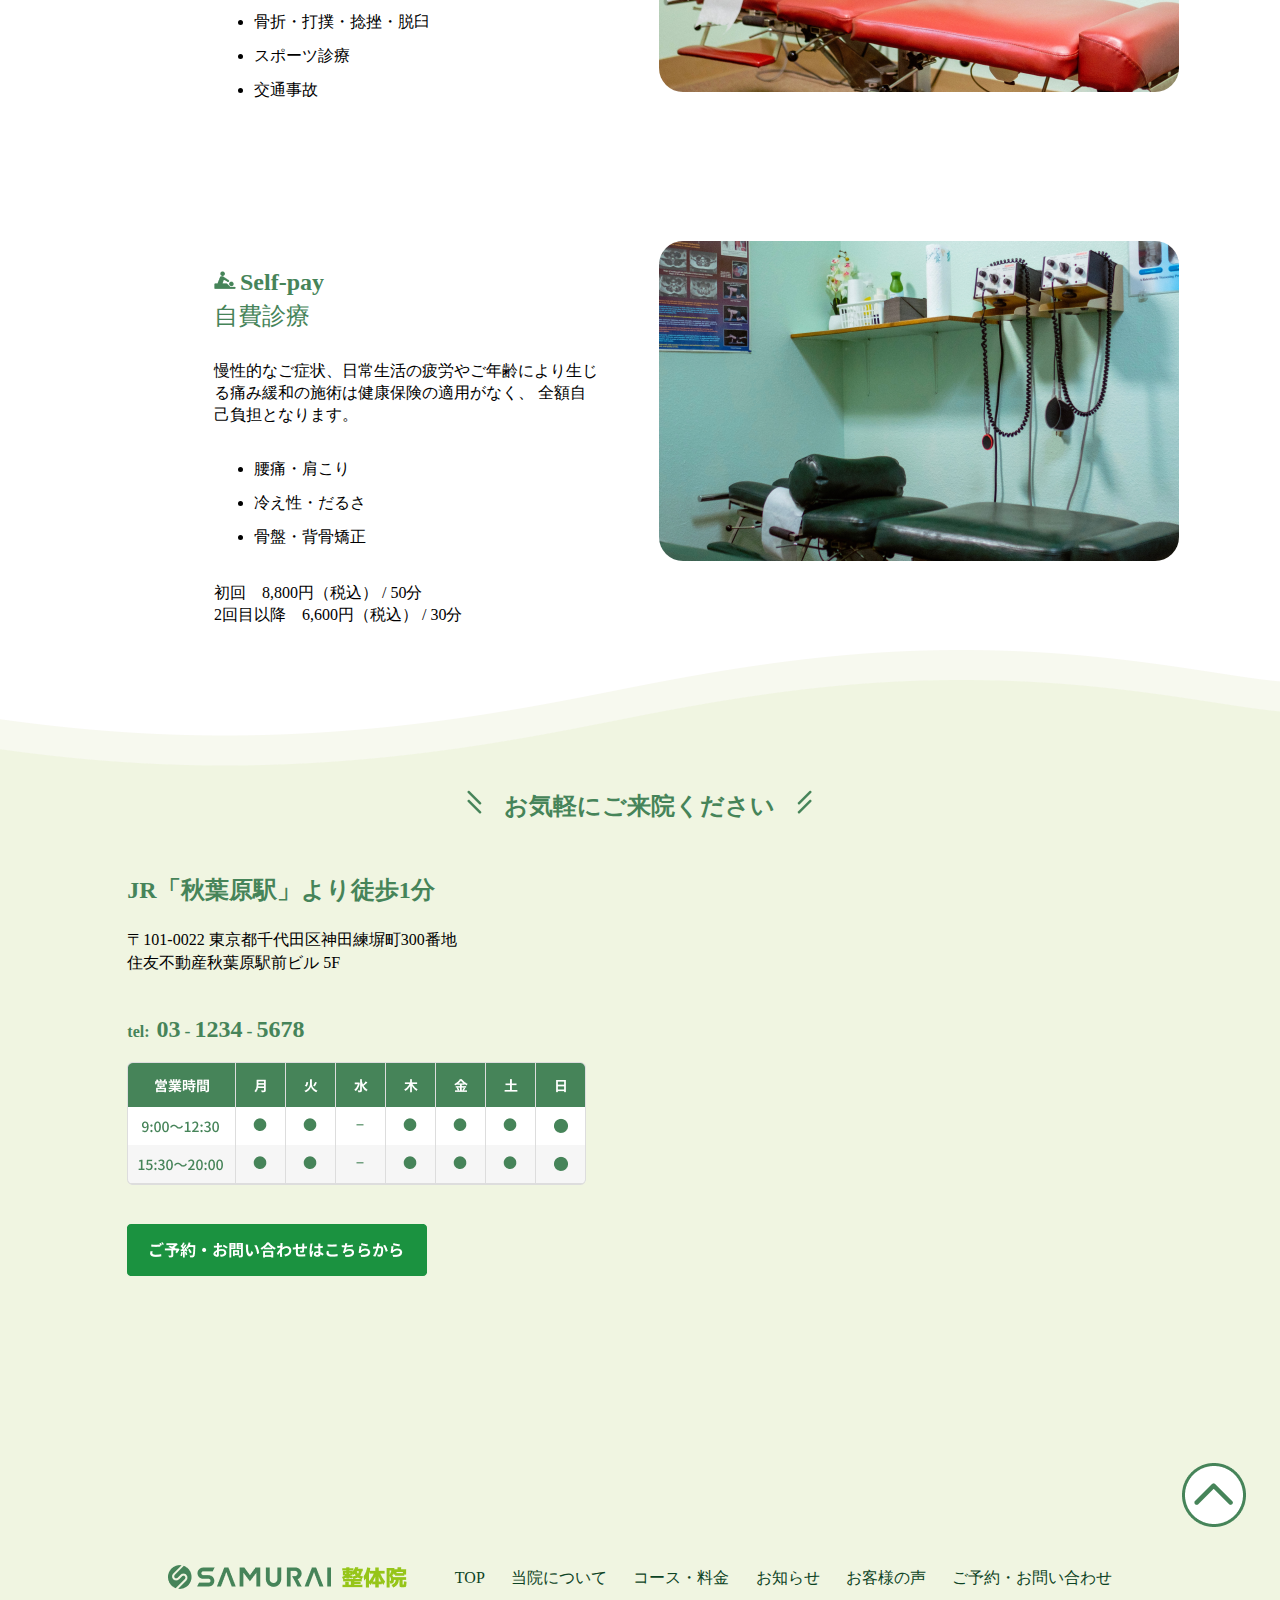
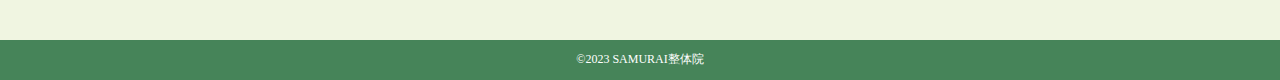
<file: samurai_clinic/course.html>
<!DOCTYPE html>
<html lang="en">
<head>
  <meta charset="UTF-8">
  <meta name="viewport" content="width=device-width, initial-scale=1.0">
  <title>SAMURAI 整体院</title>
  <link rel="stylesheet" href="style_common.css">
  <link rel="stylesheet" href="style_large.css">
  <link rel="stylesheet" href="style_small.css">
</head>
<body>
  <header id="header_top-course">
    <div>
      <div id="frame2259">
        <img src="images/Frame 2259.png" alt="">
      </div>
      <div class="top-nav-pc" id="top-nav-course">
        <nav>
          <a href="index.html">ホーム</a>
          <a href="about.html">当院について</a>
          <a href="course.html">コース・料金</a>
          <a href="news.html">お知らせ</a>
          <a href="voice.html">お客様の声</a>
        </nav>
        <a href="contact.html" class="nav-contact">ご予約・お問い合わせ</a>
      </div>
    </div>
  </header>
  <main>
    <section id="posts_sqaure">
      <div id="topnav_01">
        <p class="nav_parent"><a href="index.html">ホーム</a> &#62;</p>
        <p class="nav_current">コース・料金</p>
      </div>
    </section>

    <section id="feature_list-course-course-1">
      <div id="Frame_2286-course">
        <div id="Frame_2126-course">
          <div id="Head_02-course">
            <img src="images/Head_02_DecoLeft.png" alt="">
            <p>コース・料金</p>
            <img src="images/Head_02_DecoRight.png" alt="">
          </div>
          <p>当院では保険診療、自費診療ともにご対応しております</p>
        </div>
        <div id="Frame_2550-course">
          <div id="Frame_2285-course">
            <div id="Frame_2283-course">
              <img src="images/TOP_hoken 4.png" alt="">
              <div class="Frame_2282-course">
                <p>保険診療</p>
                <ul>
                  <li>骨折・打撲・捻挫・脱臼</li>
                  <li>スポーツ診療</li>
                  <li>交通事故</li>
                </ul>
              </div>
            </div>
            <div id="Frame_2284-course">
              <img src="images/TOP_jihi 4.png" alt="">
              <div class="Frame_2282-course">
                <p>自費診療</p>
                <ul>
                  <li>腰痛・肩こり</li>
                  <li>冷え性・だるさ</li>
                  <li>骨盤・背骨矯正</li>
                </ul>
              </div>
            </div>
          </div>
        </div>
      </div>
    </section>
    <section id="feature_list-course-course-2">
      <div id="course-hoken" class="Frame_2120-course">
        <div class="Head_02-course-2">
          <img src="images/Head_01_Icon.png" alt="">
          <p class="Head_02-course-2-p1">Insurance</p>
          <p class="Head_02-course-2-p2">保険診療</p>
        </div>
        <div class="course_type-p">
          <p>健康保険の適用は、慢性化していない、急性のけがのみが対象となります。
            <br>「負傷原因が急性または亜急性（急性に準ずる）の外傷性の負傷」のみです。</p>
        </div>
        <div class="course_type-ul">
          <ul>
            <li>骨折・打撲・捻挫・脱臼</li>
            <li>スポーツ診療</li>
            <li>交通事故</li>
          </ul>
        </div>
      </div>
      <div class="Frame_2275-course">
        <img src="images/TOP_course-1.png" alt="">
      </div>
    </section>
    <section id="feature_list-course-course-3">
      <div id="course-jihi" class="Frame_2120-course">
        <div class="Head_02-course-2">
          <img src="images/Head_01_Icon.png" alt="">
          <p class="Head_02-course-2-p1">Self-pay</p>
          <p class="Head_02-course-2-p2">自費診療</p>
        </div>
        <div class="course_type-p">
          <p>慢性的なご症状、日常生活の疲労やご年齢により生じる痛み緩和の施術は健康保険の適用がなく、
            全額自己負担となります。</p>
        </div>
        <div class="course_type-ul">
          <ul>
            <li>腰痛・肩こり</li>
            <li>冷え性・だるさ</li>
            <li>骨盤・背骨矯正</li>
          </ul>
        </div>
        <div id="course_charge">
          <p>初回　8,800円（税込） / 50分<br>
            2回目以降　6,600円（税込） / 30分</p>
        </div>
      </div>
      <div class="Frame_2275-course">
        <img src="images/TOP_course-2.png" alt="">
      </div>
    </section>
    <section id="access">
      <div id="Frame_2560">
        <div id="head_contact">
          <img src="images/Head_02_DecoLeft.png" alt="">
          <p>お気軽にご来院ください</p>
          <img src="images/Head_02_DecoRight.png" alt="">
        </div>
        <div id="Frame_2259">
          <div id="contact_content">
            <div id="contact_content-1">
              <p>JR「秋葉原駅」より徒歩1分</p>
            </div>
            <div id="contact_content-2">
              <p>&#12306;101-0022
                東京都千代田区神田練塀町300番地<br>住友不動産秋葉原駅前ビル 5F</p>
            </div>
            <div id="contact_content-3">
              <p id="contact_content-3-1">tel&#58;</p>
              <p class="contact_number">03</p>
              <p class="hyphen">&#8208;</p>
              <p class="contact_number">1234</p>
              <p class="hyphen">&#8208;</p>
              <p class="contact_number">5678</p>
            </div>
            <div id="contact_content-4">
              <div id="contact_content-4-1">
                <img src="images/Frame2304.png" alt="">
              </div>
              <div  id="contact_content-4-2">
                <a href="contact.html"><img src="images/btn_access.png" alt=""></a>
              </div>
            </div>
          </div>
          <div id="contact_map">
            <iframe src="https://www.google.com/maps/embed?pb=!1m18!1m12!1m3!1d3240.0603948868643!2d139.77213797613285!3d35.70013137258121!2m3!1f0!2f0!3f0!3m2!1i1024!2i768!4f13.1!3m3!1m2!1s0x60188ea7ba1a054d%3A0x81605e8b12064e47!2z5pel5pys44CB44CSMTAxLTAwMjIg5p2x5Lqs6YO95Y2D5Luj55Sw5Yy656We55Sw57e05aGA55S6MzAw55Wq5Zyw!5e0!3m2!1sja!2shu!4v1708640626960!5m2!1sja!2shu"
              width="100%" height="418" style="border:0;" allowfullscreen="" loading="lazy" referrerpolicy="no-referrer-when-downgrade">
            </iframe>
          </div>
        </div>
      </div>
    </section>
  </main>
  <footer>
    <div id="btn_to_top">
      <a href="course.html"><img src="images/btn_to_top.png" alt=""></a>
    </div>
    <div id="nav-footer">
      <div id="Frame_2259-2">
        <img src="images/Frame 2259.png" alt="">
      </div>
      <div id="nav-footer-2">
        <nav>
          <a href="index.html">TOP</a>
          <a href="about.html">当院について</a>
          <a href="course.html">コース・料金</a>
          <a href="news.html">お知らせ</a>
          <a href="voice.html">お客様の声</a>
          <a href="contact.html">ご予約・お問い合わせ</a>
        </nav>
      </div>
    </div>
    <div id="copyright">
      <p>&copy;2023 SAMURAI整体院</p>
    </div>
  </footer>
  <script src="script.js"></script>
</body>
</html>
</file>
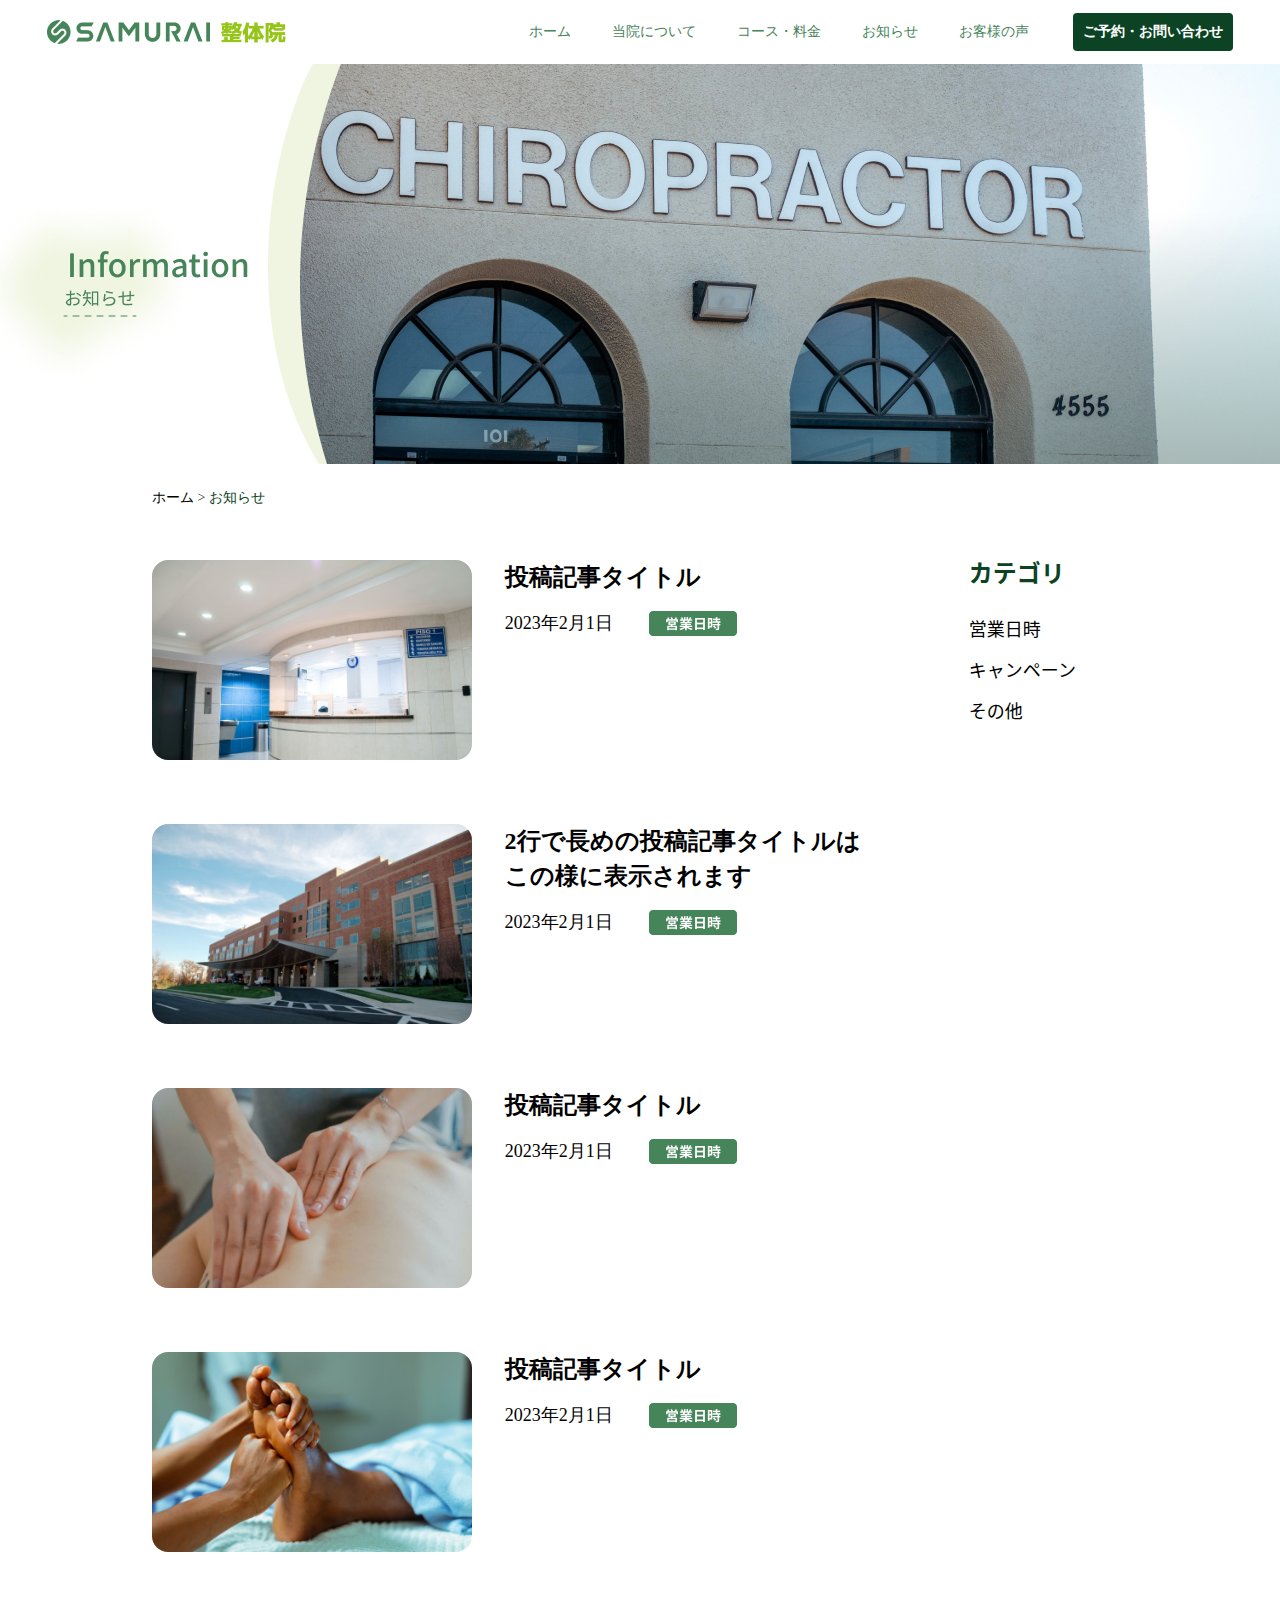
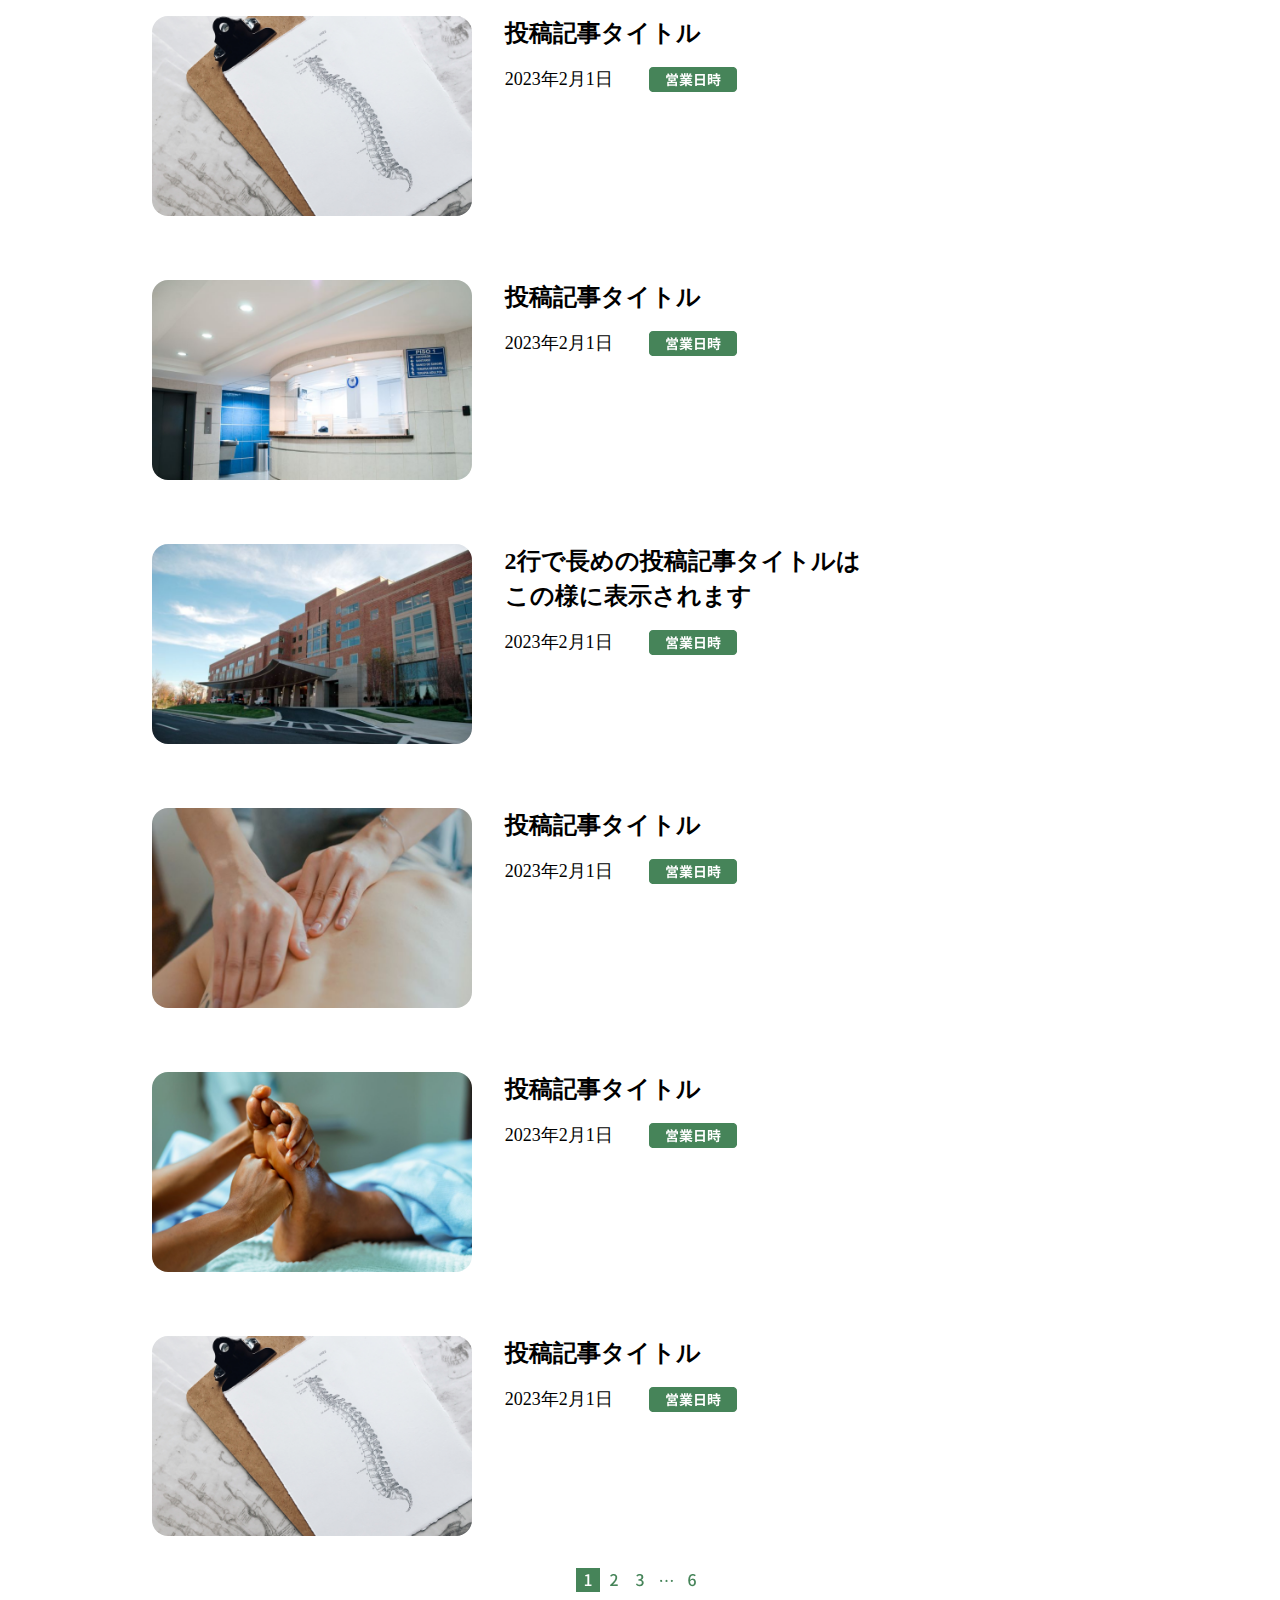
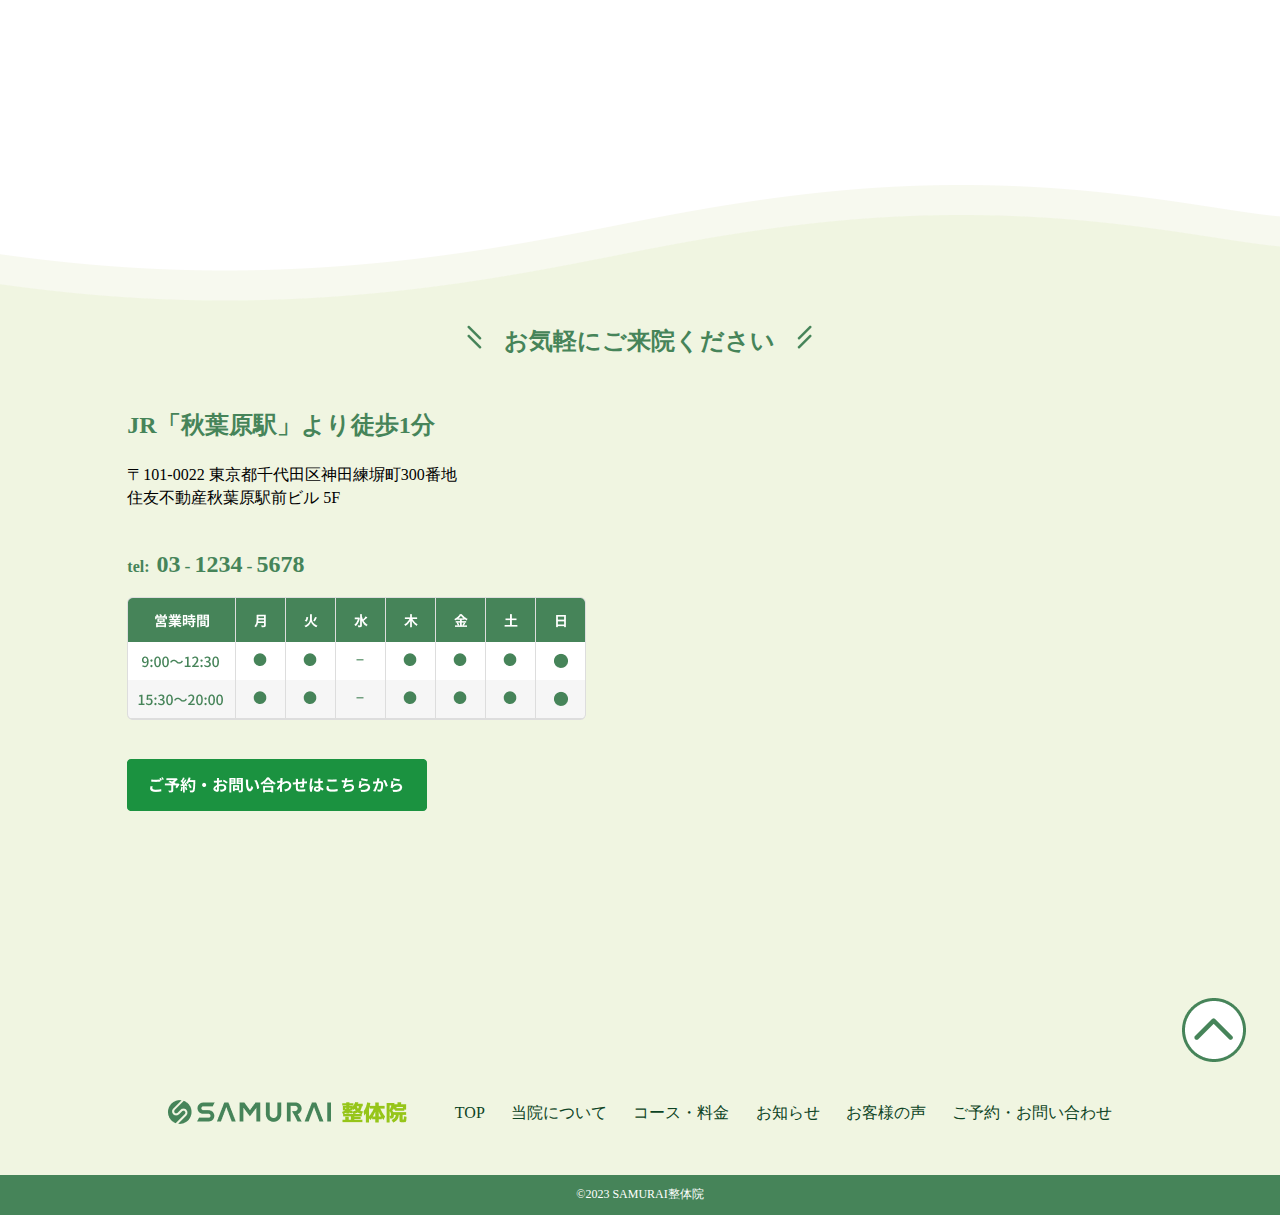
<file: samurai_clinic/news.html>
<!DOCTYPE html>
<html lang="en">
<head>
  <meta charset="UTF-8">
  <meta name="viewport" content="width=device-width, initial-scale=1.0">
  <title>SAMURAI 整体院</title>
  <link rel="stylesheet" href="style_common.css">
  <link rel="stylesheet" href="style_large.css">
  <link rel="stylesheet" href="style_small.css">
</head>
<body>
  <header id="header_top-news">
    <div>
      <div id="frame2259">
        <img src="images/Frame 2259.png" alt="">
      </div>
      <div class="top-nav-pc" id="top-nav-course">
        <nav>
          <a href="index.html">ホーム</a>
          <a href="about.html">当院について</a>
          <a href="course.html">コース・料金</a>
          <a href="news.html">お知らせ</a>
          <a href="voice.html">お客様の声</a>
        </nav>
        <a href="contact.html" class="nav-contact">ご予約・お問い合わせ</a>
      </div>
    </div>
  </header>
  
  <main>
    <section id="posts_sqaure">
      <div id="topnav_01">
        <p class="nav_parent"><a href="index.html">ホーム</a> &#62;</p>
        <p class="nav_current">お知らせ</p>
      </div>
    </section>
    <section id="feature_list-course-news">
      <div id="Frame_2131">
        <div id="Frame_2299">
          <div id="Frame_2298">
            <div class="news-short_title">
              <div class="news_img">
                <img src="images/news_topic1.png" alt="">
              </div>
              <div class="news_title-short">
                <a href="news_detail.html"><p>投稿記事タイトル</p></a>
                <div>
                  <p>2023年2月1日</p>
                  <img src="images/tag-opening_hours.png" alt="">
                </div>
              </div>
            </div>
            <div class="news-long_title">
              <div class="news_img">
                <img src="images/news_topic2.png" alt="">
              </div>
              <div class="news_title-long">
                <a href="news_detail.html"><p>2行で長めの投稿記事タイトルはこの様に表示されます</p></a>
                <div>
                  <p>2023年2月1日</p>
                  <img src="images/tag-opening_hours.png" alt="">
                </div>
              </div>
            </div>
            <div class="news-short_title">
              <div class="news_img">
                <img src="images/news_topic3.png" alt="">
              </div>
              <div class="news_title-short">
                <a href="news_detail.html"><p>投稿記事タイトル</p></a>
                <div>
                  <p>2023年2月1日</p>
                  <img src="images/tag-opening_hours.png" alt="">
                </div>
              </div>
            </div>
            <div class="news-short_title">
              <div class="news_img">
                <img src="images/news_topic4.png" alt="">
              </div>
              <div class="news_title-short">
                <a href="news_detail.html"><p>投稿記事タイトル</p></a>
                <div>
                  <p>2023年2月1日</p>
                  <img src="images/tag-opening_hours.png" alt="">
                </div>
              </div>
            </div>
            <div class="news-short_title">
              <div class="news_img">
                <img src="images/news_topic5.png" alt="">
              </div>
              <div class="news_title-short">
                <a href="news_detail.html"><p>投稿記事タイトル</p></a>
                <div>
                  <p>2023年2月1日</p>
                  <img src="images/tag-opening_hours.png" alt="">
                </div>
              </div>
            </div>
            <div class="news-short_title">
              <div class="news_img">
                <img src="images/news_topic1.png" alt="">
              </div>
              <div class="news_title-short">
                <a href="news_detail.html"><p>投稿記事タイトル</p></a>
                <div>
                  <p>2023年2月1日</p>
                  <img src="images/tag-opening_hours.png" alt="">
                </div>
              </div>
            </div>
            <div class="news-long_title">
              <div class="news_img">
                <img src="images/news_topic2.png" alt="">
              </div>
              <div class="news_title-long">
                <a href="news_detail.html"><p>2行で長めの投稿記事タイトルはこの様に表示されます</p></a>
                <div>
                  <p>2023年2月1日</p>
                  <img src="images/tag-opening_hours.png" alt="">
                </div>
              </div>
            </div>
            <div class="news-short_title">
              <div class="news_img">
                <img src="images/news_topic3.png" alt="">
              </div>
              <div class="news_title-short">
                <a href="news_detail.html"><p>投稿記事タイトル</p></a>
                <div>
                  <p>2023年2月1日</p>
                  <img src="images/tag-opening_hours.png" alt="">
                </div>
              </div>
            </div>
            <div class="news-short_title">
              <div class="news_img">
                <img src="images/news_topic4.png" alt="">
              </div>
              <div class="news_title-short">
                <a href="news_detail.html"><p>投稿記事タイトル</p></a>
                <div>
                  <p>2023年2月1日</p>
                  <img src="images/tag-opening_hours.png" alt="">
                </div>
              </div>
            </div>
            <div class="news-short_title">
              <div class="news_img">
                <img src="images/news_topic5.png" alt="">
              </div>
              <div class="news_title-short">
                <a href="news_detail.html"><p>投稿記事タイトル</p></a>
                <div>
                  <p>2023年2月1日</p>
                  <img src="images/tag-opening_hours.png" alt="">
                </div>
              </div>
            </div>
          </div>
          <div id="Frame_2297">
            <div id="category">
              <p>カテゴリ</p>
            </div>
            <div id="category_list">
              <p>営業日時</p>
              <p>キャンペーン</p>
              <p>その他</p>
            </div>
          </div>
        </div>
      </div>
      <div id="pager_01-news">
        <img src="images/pager_01.png" alt="">
      </div>
    </section>

    <section id="access">
      <div id="Frame_2560">
        <div id="head_contact">
          <img src="images/Head_02_DecoLeft.png" alt="">
          <p>お気軽にご来院ください</p>
          <img src="images/Head_02_DecoRight.png" alt="">
        </div>
        <div id="Frame_2259">
          <div id="contact_content">
            <div id="contact_content-1">
              <p>JR「秋葉原駅」より徒歩1分</p>
            </div>
            <div id="contact_content-2">
              <p>&#12306;101-0022
                東京都千代田区神田練塀町300番地<br>住友不動産秋葉原駅前ビル 5F</p>
            </div>
            <div id="contact_content-3">
              <p id="contact_content-3-1">tel&#58;</p>
              <p class="contact_number">03</p>
              <p class="hyphen">&#8208;</p>
              <p class="contact_number">1234</p>
              <p class="hyphen">&#8208;</p>
              <p class="contact_number">5678</p>
            </div>
            <div id="contact_content-4">
              <div id="contact_content-4-1">
                <img src="images/Frame2304.png" alt="">
              </div>
              <div  id="contact_content-4-2">
                <a href="contact.html"><img src="images/btn_access.png" alt=""></a>
              </div>
            </div>
          </div>
          <div id="contact_map">
            <iframe src="https://www.google.com/maps/embed?pb=!1m18!1m12!1m3!1d3240.0603948868643!2d139.77213797613285!3d35.70013137258121!2m3!1f0!2f0!3f0!3m2!1i1024!2i768!4f13.1!3m3!1m2!1s0x60188ea7ba1a054d%3A0x81605e8b12064e47!2z5pel5pys44CB44CSMTAxLTAwMjIg5p2x5Lqs6YO95Y2D5Luj55Sw5Yy656We55Sw57e05aGA55S6MzAw55Wq5Zyw!5e0!3m2!1sja!2shu!4v1708640626960!5m2!1sja!2shu"
              width="100%" height="418" style="border:0;" allowfullscreen="" loading="lazy" referrerpolicy="no-referrer-when-downgrade">
            </iframe>
          </div>
        </div>
      </div>
    </section>
  </main>
  <footer>
    <div id="btn_to_top">
      <a href="news.html"><img src="images/btn_to_top.png" alt=""></a>
    </div>
    <div id="nav-footer">
      <div id="Frame_2259-2">
        <img src="images/Frame 2259.png" alt="">
      </div>
      <div id="nav-footer-2">
        <nav>
          <a href="index.html">TOP</a>
          <a href="about.html">当院について</a>
          <a href="course.html">コース・料金</a>
          <a href="news.html">お知らせ</a>
          <a href="voice.html">お客様の声</a>
          <a href="contact.html">ご予約・お問い合わせ</a>
        </nav>
      </div>
    </div>
    <div id="copyright">
      <p>&copy;2023 SAMURAI整体院</p>
    </div>
  </footer>
  <script src="script.js"></script>
</body>
</html>
</file>
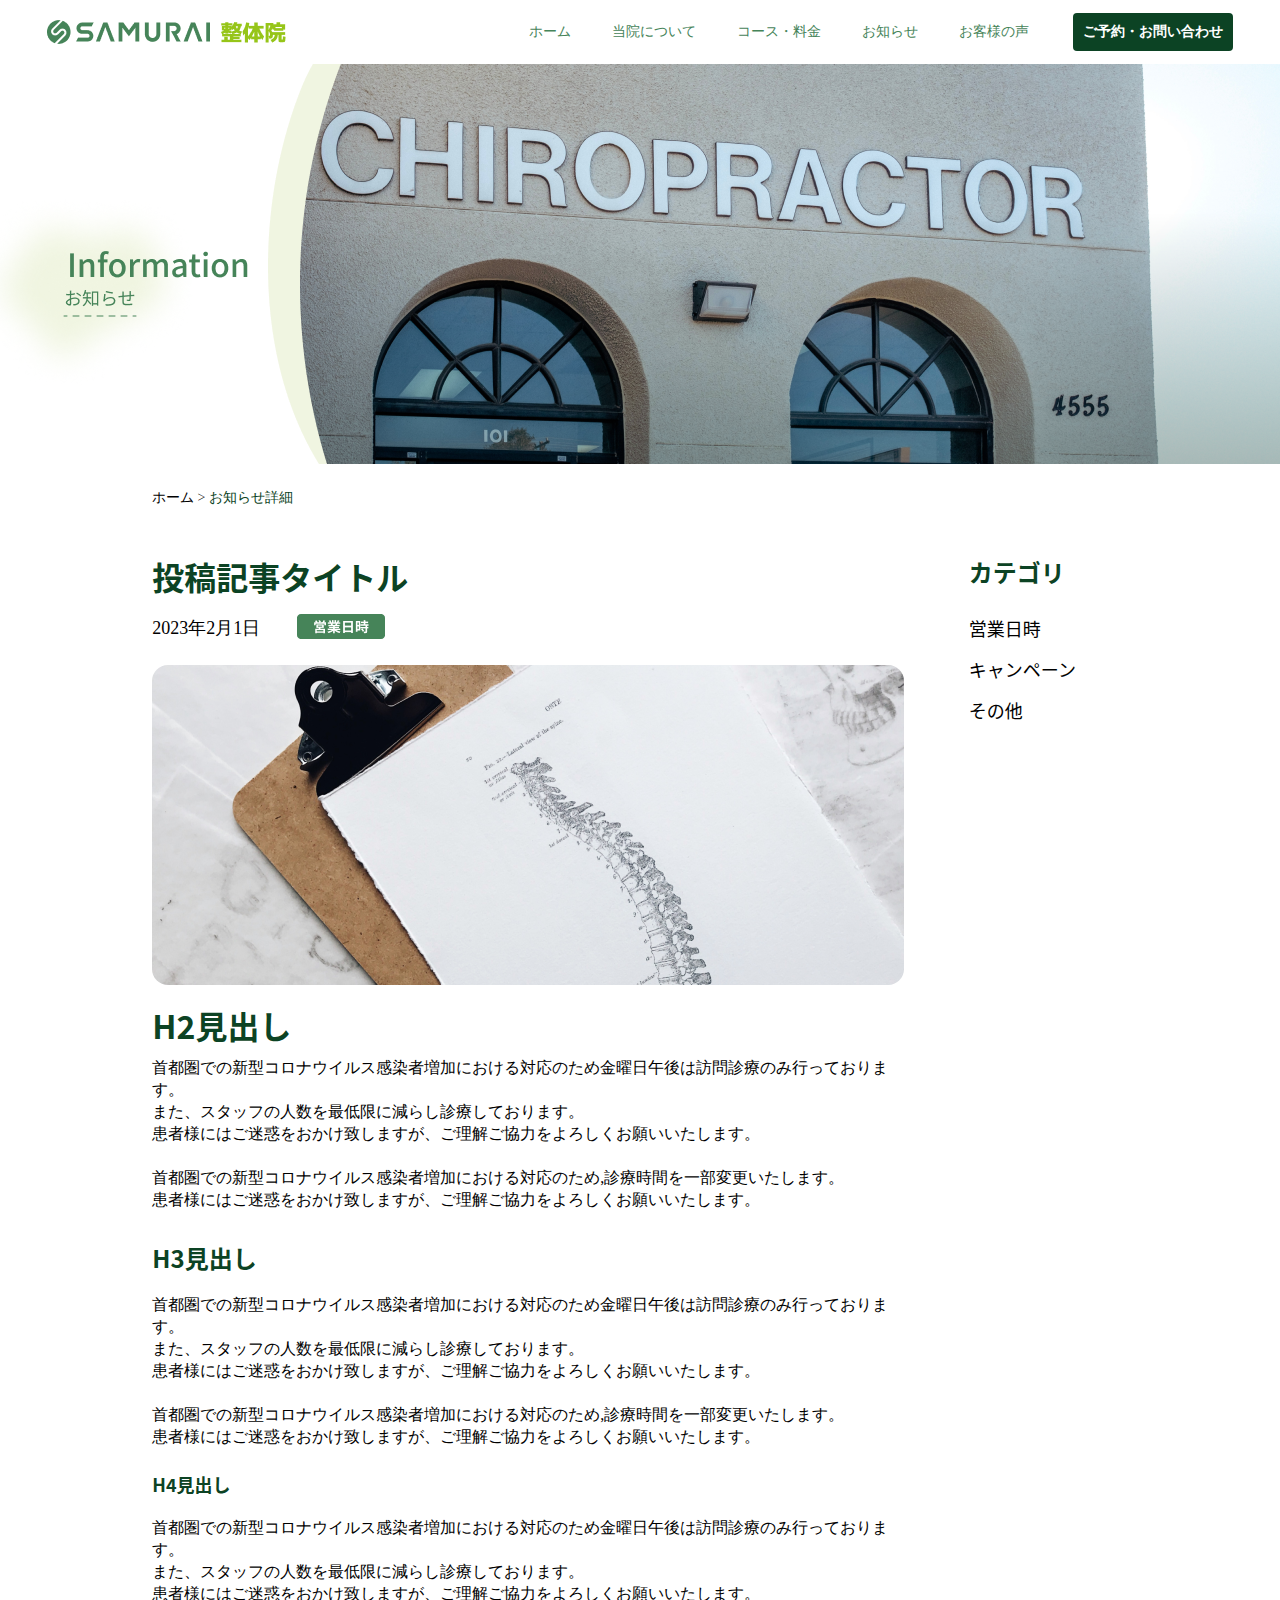
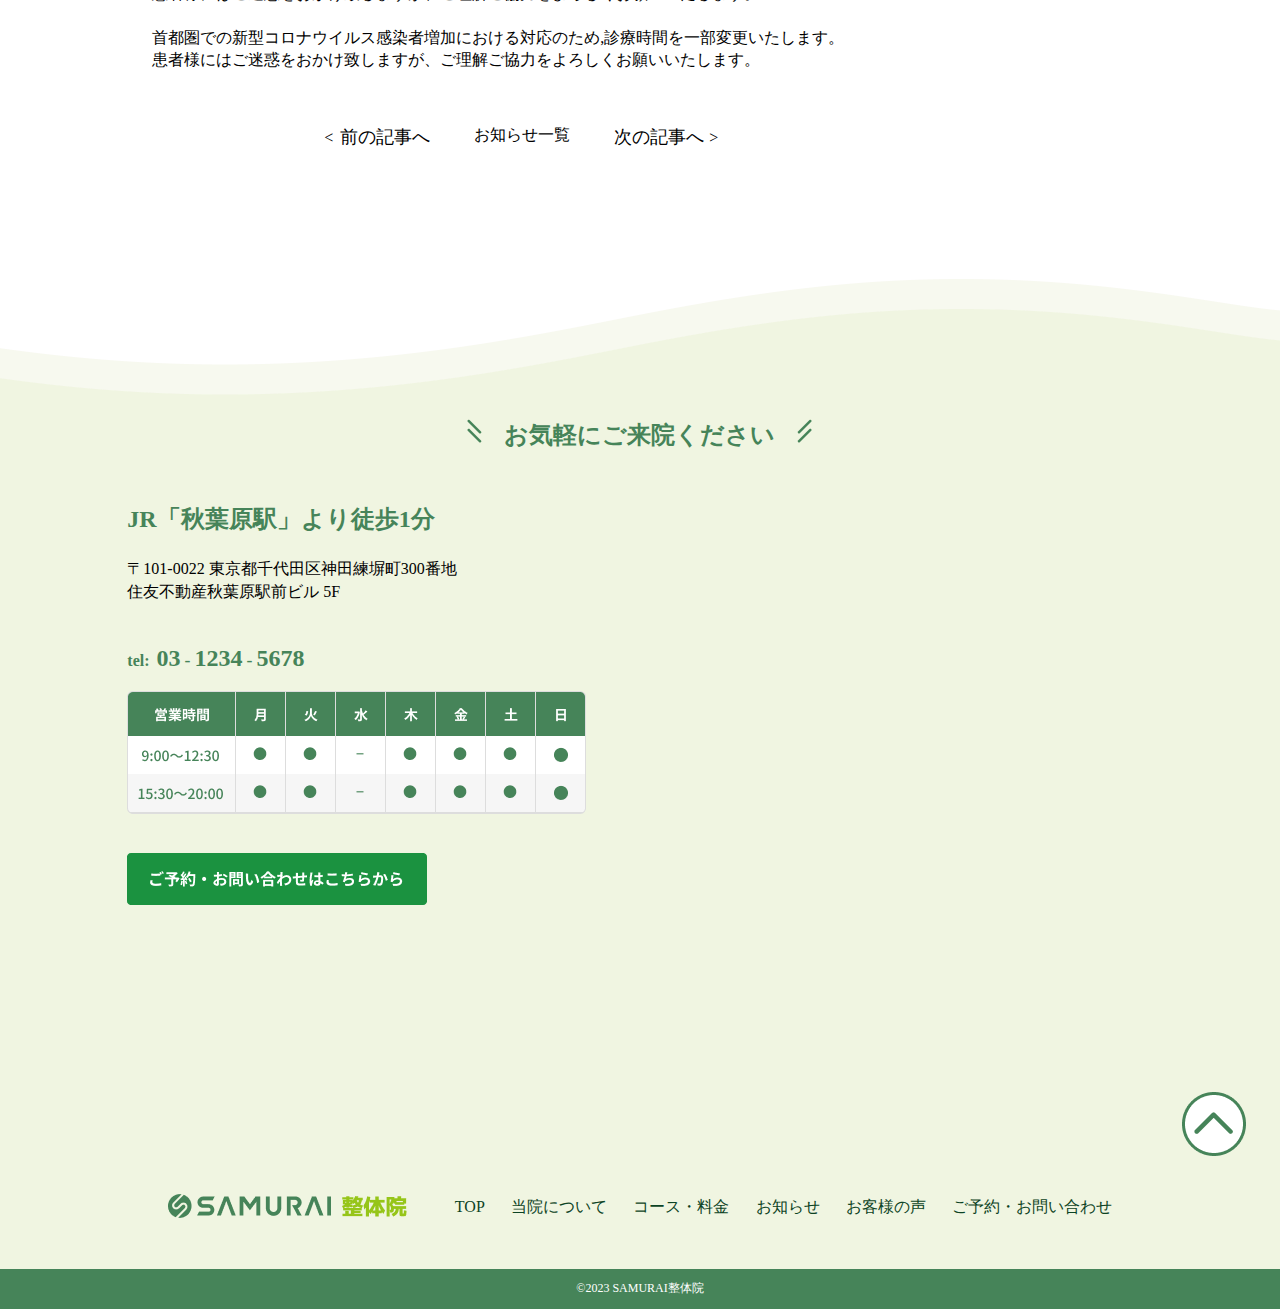
<file: samurai_clinic/news_detail.html>
<!DOCTYPE html>
<html lang="en">
<head>
  <meta charset="UTF-8">
  <meta name="viewport" content="width=device-width, initial-scale=1.0">
  <title>SAMURAI 整体院</title>
  <link rel="stylesheet" href="style_common.css">
  <link rel="stylesheet" href="style_large.css">
  <link rel="stylesheet" href="style_small.css">
</head>
<body>
  <header id="header_top-news">
    <div>
      <div id="frame2259">
        <img src="images/Frame 2259.png" alt="">
      </div>
      <div class="top-nav-pc" id="top-nav-course">
        <nav>
          <a href="index.html">ホーム</a>
          <a href="about.html">当院について</a>
          <a href="course.html">コース・料金</a>
          <a href="news.html">お知らせ</a>
          <a href="voice.html">お客様の声</a>
        </nav>
        <a href="contact.html" class="nav-contact">ご予約・お問い合わせ</a>
      </div>
    </div>
  </header>
  
  <main>
    <section id="posts_sqaure">
      <div id="topnav_01">
        <p class="nav_parent"><a href="index.html">ホーム</a> &#62;</p>
        <p class="nav_current">お知らせ詳細</p>
      </div>
    </section>

    <section id="feature_list-course-news_details">
      <div id="Frame_2230">
        <div id="Frame_2299-news_detail">
          <div id="Frame_2299-detail">
            <div id="Frame_2298-detail">
              <div id="Frame_2282-detail">
                <div id="title-news_detail">
                  <p>投稿記事タイトル</p>
                </div>
                <div id="Frame_2295">
                  <div id="date-news_detail">
                    <p>2023年2月1日</p>
                  </div>
                  <div>
                    <img src="images/tag-opening_hours.png" alt="">
                  </div>
                </div>
                <div id="Frame_2276">
                  <img src="images/news_topic5.png" alt="">
                </div>
                <div id="Frame_2312-h2">
                  <h2>H2見出し</h2>
                  <p class="detail-article">首都圏での新型コロナウイルス感染者増加における対応のため金曜日午後は訪問診療のみ行っております。<br>
                    また、スタッフの人数を最低限に減らし診療しております。<br>
                    患者様にはご迷惑をおかけ致しますが、ご理解ご協力をよろしくお願いいたします。<br>
                    <br>
                    首都圏での新型コロナウイルス感染者増加における対応のため,診療時間を一部変更いたします。<br>
                    患者様にはご迷惑をおかけ致しますが、ご理解ご協力をよろしくお願いいたします。</p>
                </div>
                <div id="Frame_2312-h3">
                  <h3>H3見出し</h3>
                  <p class="detail-article">首都圏での新型コロナウイルス感染者増加における対応のため金曜日午後は訪問診療のみ行っております。<br>
                    また、スタッフの人数を最低限に減らし診療しております。<br>
                    患者様にはご迷惑をおかけ致しますが、ご理解ご協力をよろしくお願いいたします。<br>
                    <br>
                    首都圏での新型コロナウイルス感染者増加における対応のため,診療時間を一部変更いたします。<br>
                    患者様にはご迷惑をおかけ致しますが、ご理解ご協力をよろしくお願いいたします。</p>
                </div>
                <div id="Frame_2312-h4">
                  <h4>H4見出し</h4>
                  <p class="detail-article">首都圏での新型コロナウイルス感染者増加における対応のため金曜日午後は訪問診療のみ行っております。<br>
                    また、スタッフの人数を最低限に減らし診療しております。<br>
                    患者様にはご迷惑をおかけ致しますが、ご理解ご協力をよろしくお願いいたします。<br>
                    <br>
                    首都圏での新型コロナウイルス感染者増加における対応のため,診療時間を一部変更いたします。<br>
                    患者様にはご迷惑をおかけ致しますが、ご理解ご協力をよろしくお願いいたします。</p>
                </div>
                <div id="Frame_2304">
                  <div id="Frame_2301">
                    <div id="Frame_2301-1"><p class="pager-before">&#60;</p></div>
                    <div id="Frame_2301-2"><p class="pager-p">前の記事へ</p></div>
                  </div>
                  <div id="Frame_2303">
                    <p class="pager-between">お知らせ一覧</p>
                  </div>
                  <div id="Frame_2302">
                    <div id="Frame_2302-1"><p class="pager-p">次の記事へ</p></div>
                    <div id="Frame_2302-2"><p class="pager-after">&#62</p></div>
                  </div>
                </div>
              </div>
            </div>
            <div id="Frame_2297">
              <div id="category">
                <p>カテゴリ</p>
              </div>
              <div id="category_list">
                <p>営業日時</p>
                <p>キャンペーン</p>
                <p>その他</p>
              </div>
            </div>
          </div>
        </div>
      </div>
    </section>

    <section id="access">
      <div id="Frame_2560">
        <div id="head_contact">
          <img src="images/Head_02_DecoLeft.png" alt="">
          <p>お気軽にご来院ください</p>
          <img src="images/Head_02_DecoRight.png" alt="">
        </div>
        <div id="Frame_2259">
          <div id="contact_content">
            <div id="contact_content-1">
              <p>JR「秋葉原駅」より徒歩1分</p>
            </div>
            <div id="contact_content-2">
              <p>&#12306;101-0022
                東京都千代田区神田練塀町300番地<br>住友不動産秋葉原駅前ビル 5F</p>
            </div>
            <div id="contact_content-3">
              <p id="contact_content-3-1">tel&#58;</p>
              <p class="contact_number">03</p>
              <p class="hyphen">&#8208;</p>
              <p class="contact_number">1234</p>
              <p class="hyphen">&#8208;</p>
              <p class="contact_number">5678</p>
            </div>
            <div id="contact_content-4">
              <div id="contact_content-4-1">
                <img src="images/Frame2304.png" alt="">
              </div>
              <div  id="contact_content-4-2">
                <a href="contact.html"><img src="images/btn_access.png" alt=""></a>
              </div>
            </div>
          </div>
          <div id="contact_map">
            <iframe src="https://www.google.com/maps/embed?pb=!1m18!1m12!1m3!1d3240.0603948868643!2d139.77213797613285!3d35.70013137258121!2m3!1f0!2f0!3f0!3m2!1i1024!2i768!4f13.1!3m3!1m2!1s0x60188ea7ba1a054d%3A0x81605e8b12064e47!2z5pel5pys44CB44CSMTAxLTAwMjIg5p2x5Lqs6YO95Y2D5Luj55Sw5Yy656We55Sw57e05aGA55S6MzAw55Wq5Zyw!5e0!3m2!1sja!2shu!4v1708640626960!5m2!1sja!2shu"
              width="100%" height="418" style="border:0;" allowfullscreen="" loading="lazy" referrerpolicy="no-referrer-when-downgrade">
            </iframe>
          </div>
        </div>
      </div>
    </section>
  </main>
  <footer>
    <div id="btn_to_top">
      <a href="news.html"><img src="images/btn_to_top.png" alt=""></a>
    </div>
    <div id="nav-footer">
      <div id="Frame_2259-2">
        <img src="images/Frame 2259.png" alt="">
      </div>
      <div id="nav-footer-2">
        <nav>
          <a href="index.html">TOP</a>
          <a href="about.html">当院について</a>
          <a href="course.html">コース・料金</a>
          <a href="news.html">お知らせ</a>
          <a href="voice.html">お客様の声</a>
          <a href="contact.html">ご予約・お問い合わせ</a>
        </nav>
      </div>
    </div>
    <div id="copyright">
      <p>&copy;2023 SAMURAI整体院</p>
    </div>
  </footer>
  <script src="script.js"></script>
</body>
</html>
</file>
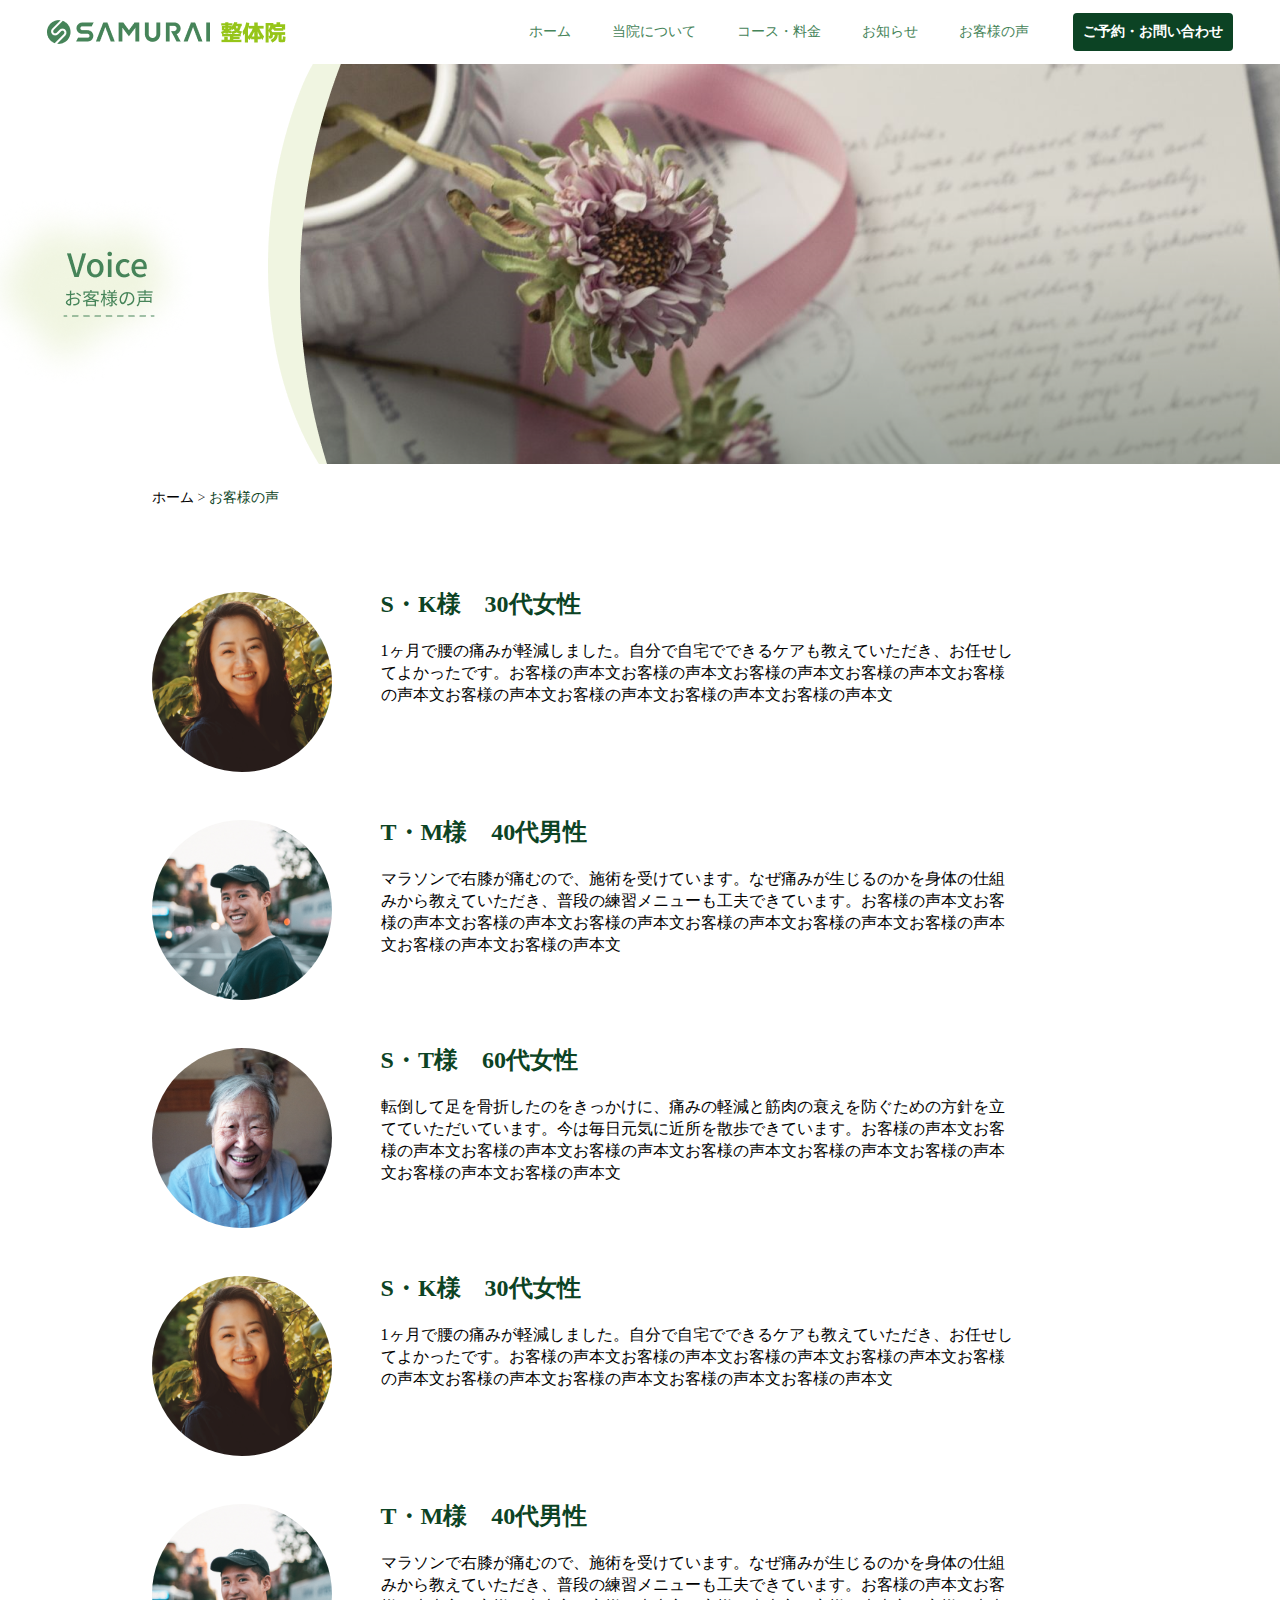
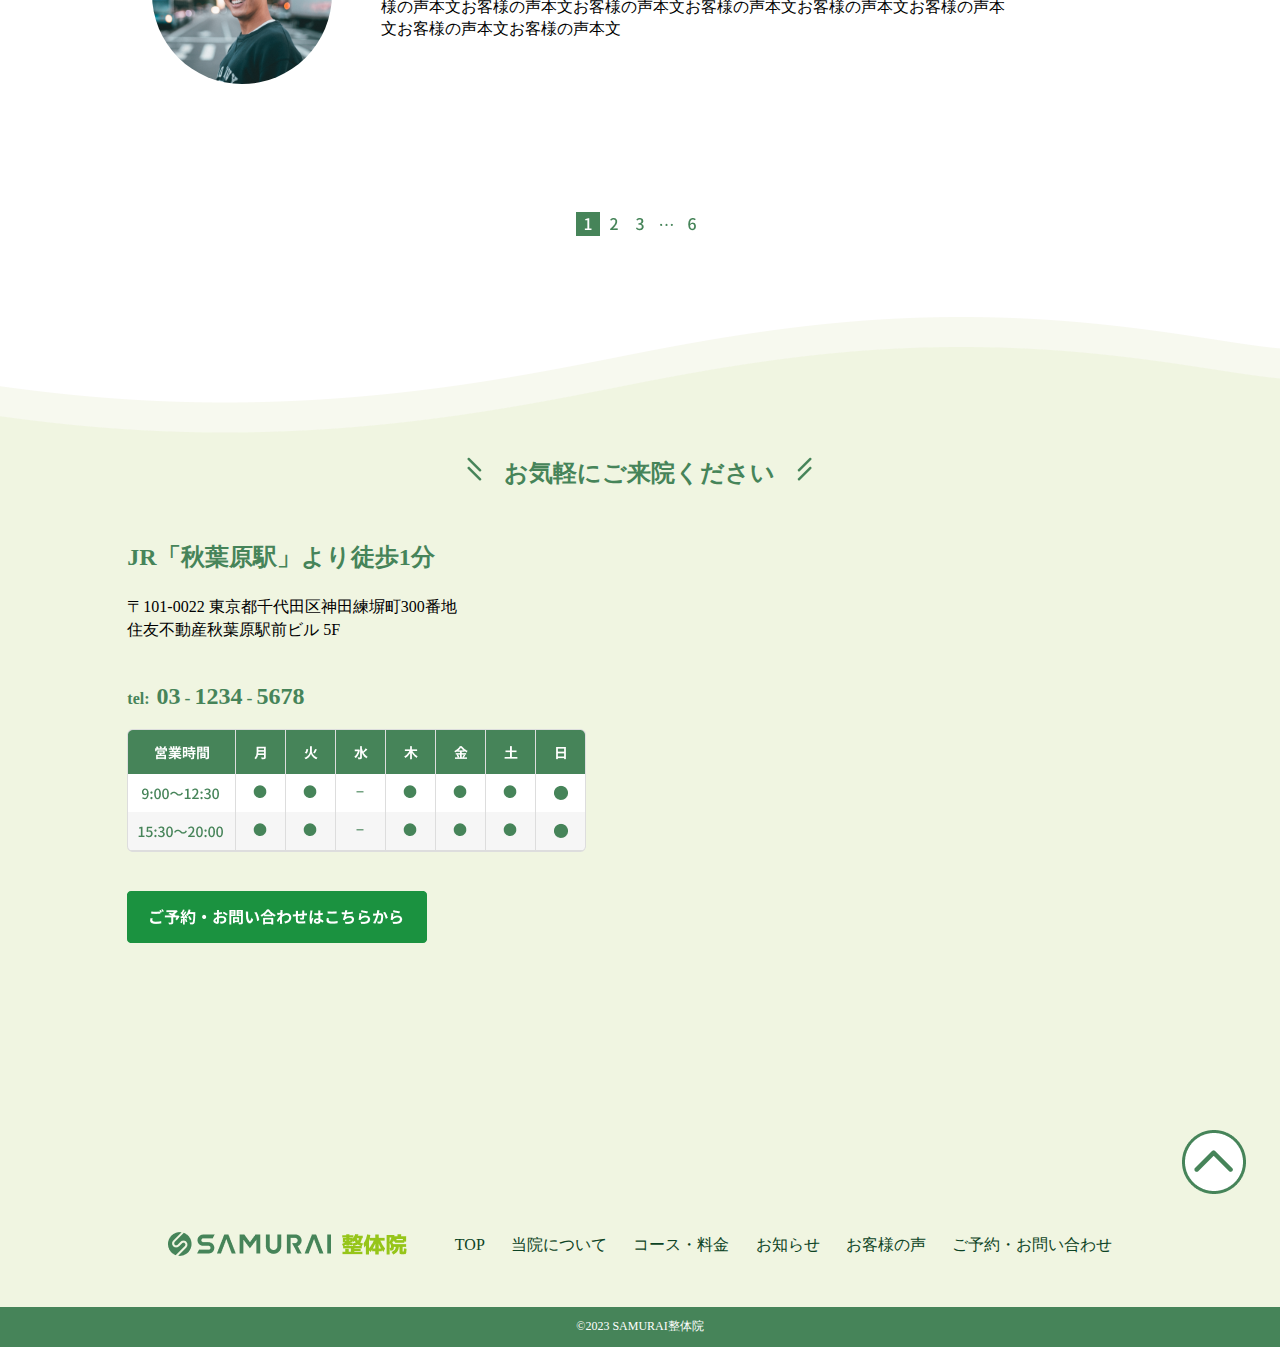
<file: samurai_clinic/voice.html>
<!DOCTYPE html>
<html lang="en">
<head>
  <meta charset="UTF-8">
  <meta name="viewport" content="width=device-width, initial-scale=1.0">
  <title>SAMURAI 整体院</title>
  <link rel="stylesheet" href="style_common.css">
  <link rel="stylesheet" href="style_large.css">
  <link rel="stylesheet" href="style_small.css">
</head>
<body>
  <header id="header_top-voice">
    <div>
      <div id="frame2259">
        <img src="images/Frame 2259.png" alt="">
      </div>
      <div class="top-nav-pc" id="top-nav-course">
        <nav>
          <a href="index.html">ホーム</a>
          <a href="about.html">当院について</a>
          <a href="course.html">コース・料金</a>
          <a href="news.html">お知らせ</a>
          <a href="voice.html">お客様の声</a>
        </nav>
        <a href="contact.html" class="nav-contact">ご予約・お問い合わせ</a>
      </div>
    </div>
  </header>

  <main>
    <section id="posts_sqaure">
      <div id="topnav_01">
        <p class="nav_parent"><a href="index.html">ホーム</a> &#62;</p>
        <p class="nav_current">お客様の声</p>
      </div>
    </section>

    <section id="feature_list_left-voice">
      <div id="Frame_2298-voice">
        <div class="list-voice">
          <div class="list_voice-img">
            <img src="images/TOP-user1.png" alt="">
          </div>
          <div class="list_voice-p">
            <div class="list_voice-p-1"><p>S・K様　30代女性</p></div>
            <div class="list_voice-p-2"><p>1ヶ月で腰の痛みが軽減しました。自分で自宅でできるケアも教えていただき、お任せしてよかったです。お客様の声本文お客様の声本文お客様の声本文お客様の声本文お客様の声本文お客様の声本文お客様の声本文お客様の声本文お客様の声本文</p></div>
          </div>
        </div>
        <div class="list-voice">
          <div class="list_voice-img">
            <img src="images/TOP-user2.png" alt="">
          </div>
          <div class="list_voice-p">
            <div class="list_voice-p-1"><p>T・M様　40代男性</p></div>
            <div class="list_voice-p-2"><p>マラソンで右膝が痛むので、施術を受けています。なぜ痛みが生じるのかを身体の仕組みから教えていただき、普段の練習メニューも工夫できています。お客様の声本文お客様の声本文お客様の声本文お客様の声本文お客様の声本文お客様の声本文お客様の声本文お客様の声本文お客様の声本文</p></div>
          </div>
        </div>
        <div class="list-voice">
          <div class="list_voice-img">
            <img src="images/TOP-user3.png" alt="">
          </div>
          <div class="list_voice-p">
            <div class="list_voice-p-1"><p>S・T様　60代女性</p></div>
            <div class="list_voice-p-2"><p>転倒して足を骨折したのをきっかけに、痛みの軽減と筋肉の衰えを防ぐための方針を立てていただいています。今は毎日元気に近所を散歩できています。お客様の声本文お客様の声本文お客様の声本文お客様の声本文お客様の声本文お客様の声本文お客様の声本文お客様の声本文お客様の声本文</p></div>
          </div>
        </div>
        <div class="list-voice">
          <div class="list_voice-img">
            <img src="images/TOP-user1.png" alt="">
          </div>
          <div class="list_voice-p">
            <div class="list_voice-p-1"><p>S・K様　30代女性</p></div>
            <div class="list_voice-p-2"><p>1ヶ月で腰の痛みが軽減しました。自分で自宅でできるケアも教えていただき、お任せしてよかったです。お客様の声本文お客様の声本文お客様の声本文お客様の声本文お客様の声本文お客様の声本文お客様の声本文お客様の声本文お客様の声本文</p></div>
          </div>
        </div>
        <div class="list-voice">
          <div class="list_voice-img">
            <img src="images/TOP-user2.png" alt="">
          </div>
          <div class="list_voice-p">
            <div class="list_voice-p-1"><p>T・M様　40代男性</p></div>
            <div class="list_voice-p-2"><p>マラソンで右膝が痛むので、施術を受けています。なぜ痛みが生じるのかを身体の仕組みから教えていただき、普段の練習メニューも工夫できています。お客様の声本文お客様の声本文お客様の声本文お客様の声本文お客様の声本文お客様の声本文お客様の声本文お客様の声本文お客様の声本文</p></div>
          </div>
        </div>
      </div>
      <div id="pager_01-voice">
        <img src="images/pager_01.png" alt="">
      </div>
    </section>

    <section id="access">
      <div id="Frame_2560">
        <div id="head_contact">
          <img src="images/Head_02_DecoLeft.png" alt="">
          <p>お気軽にご来院ください</p>
          <img src="images/Head_02_DecoRight.png" alt="">
        </div>
        <div id="Frame_2259">
          <div id="contact_content">
            <div id="contact_content-1">
              <p>JR「秋葉原駅」より徒歩1分</p>
            </div>
            <div id="contact_content-2">
              <p>&#12306;101-0022
                東京都千代田区神田練塀町300番地<br>住友不動産秋葉原駅前ビル 5F</p>
            </div>
            <div id="contact_content-3">
              <p id="contact_content-3-1">tel&#58;</p>
              <p class="contact_number">03</p>
              <p class="hyphen">&#8208;</p>
              <p class="contact_number">1234</p>
              <p class="hyphen">&#8208;</p>
              <p class="contact_number">5678</p>
            </div>
            <div id="contact_content-4">
              <div id="contact_content-4-1">
                <img src="images/Frame2304.png" alt="">
              </div>
              <div  id="contact_content-4-2">
                <a href="contact.html"><img src="images/btn_access.png" alt=""></a>
              </div>
            </div>
          </div>
          <div id="contact_map">
            <iframe src="https://www.google.com/maps/embed?pb=!1m18!1m12!1m3!1d3240.0603948868643!2d139.77213797613285!3d35.70013137258121!2m3!1f0!2f0!3f0!3m2!1i1024!2i768!4f13.1!3m3!1m2!1s0x60188ea7ba1a054d%3A0x81605e8b12064e47!2z5pel5pys44CB44CSMTAxLTAwMjIg5p2x5Lqs6YO95Y2D5Luj55Sw5Yy656We55Sw57e05aGA55S6MzAw55Wq5Zyw!5e0!3m2!1sja!2shu!4v1708640626960!5m2!1sja!2shu"
              width="100%" height="418" style="border:0;" allowfullscreen="" loading="lazy" referrerpolicy="no-referrer-when-downgrade">
            </iframe>
          </div>
        </div>
      </div>
    </section>
  </main>
  <footer>
    <div id="btn_to_top">
      <a href="voice.html"><img src="images/btn_to_top.png" alt=""></a>
    </div>
    <div id="nav-footer">
      <div id="Frame_2259-2">
        <img src="images/Frame 2259.png" alt="">
      </div>
      <div id="nav-footer-2">
        <nav>
          <a href="index.html">TOP</a>
          <a href="about.html">当院について</a>
          <a href="course.html">コース・料金</a>
          <a href="news.html">お知らせ</a>
          <a href="voice.html">お客様の声</a>
          <a href="contact.html">ご予約・お問い合わせ</a>
        </nav>
      </div>
    </div>
    <div id="copyright">
      <p>&copy;2023 SAMURAI整体院</p>
    </div>
  </footer>
  <script src="script.js"></script>
</body>
</html>
</file>
<file: samurai_clinic/style_common.css>
/* header in index.html */
.nav-contact {
  padding: 10px;
  background-color: #0C4324;
  text-decoration: none;
  color: #FFFFFF;
  font-family: Noto Sans JP;
  font-size: 14px;
  font-weight: 700;
  letter-spacing: 0em;
  border-radius: 4px;
}

/* Frame_2557 in index.html */
#Frame_2557 {
  width: 85%;
  margin: 0 auto;
}
#Frame_2120 p {
  margin: 0;
  color: #468459;
  display: inline-block;
}
#Frame_2120-1{
  font-family: Noto Sans JP;
  font-size: 24px;
  font-weight: 700;
  line-height: 24px;
  letter-spacing: 0em;
  text-align: left;
}
#Frame_2540 {
  display: flex;
  justify-content: space-between;
  align-items: center;
  height: 26px;
  font-family: Noto Sans JP;
  font-size: 16px;
  font-weight: 400;
  line-height: 23px;
  letter-spacing: 0em;
  text-align: left;
}
#Frame_2540 p {
  margin: 0px;
}
#Frame_2540 img {
  margin: 0px 10px;
}
#Frame_2268 {
  font-family: Noto Sans JP;
  font-size: 14px;
  font-weight: 400;
  line-height: 20px;
  letter-spacing: 0em;
  text-align: center;
}
#Frame_2268 a {
  text-decoration: none;
  color: #000000;
}
/* content in index.html */
#concept, #tokuchou {
  font-family: Noto Sans JP;
  font-size: 24px;
  line-height: 24px;
  letter-spacing: 0em;
  text-align: left;
  color: #468459;
}
#concept {
  font-weight: 700;
}
#tokuchou {
  font-weight: 400;
}
#concept {
  font-size: 24px;
  font-weight: 700;
}
#tokuchou {
  font-size: 18px;
  font-weight: 400;
}
#content-2 {
  font-family: Noto Sans JP;
  font-size: 24px;
  font-weight: 700;
  line-height: 54px;
  letter-spacing: 0em;
  text-align: left;
  color: #468459;
}
#content-3 {
  font-family: Noto Sans JP;
  font-size: 16px;
  font-weight: 400;
  line-height: 22px;
  letter-spacing: 0em;
  text-align: left;
  color: #000000;
}
/* Frame_2283,Frame_2283 in index.html */
#Frame_2283, #Frame_2284 {
  margin: 0 auto;
}
#Frame_2283 img, #Frame_2284 img {
  border-radius: 24px;
  max-width: 100%;
  max-height: 100%;
}
.Frame_2282 {
  margin-top: 38px;
}
.Frame_2282 p {
  font-family: Noto Sans JP;
  font-size: 24px;
  font-weight: 700;
  line-height: 24px;
  letter-spacing: 0em;
  text-align: left;
  color: #0C4324;
}
.Frame_2282 ul {
  font-family: Noto Sans JP;
  font-size: 18px;
  font-weight: 400;
  line-height: 26px;
  letter-spacing: 0em;
  text-align: left;
  color: #000000;
}
.Frame_2282 ul li {
  margin-bottom: 13px;
}

#btn_to_course img {
  position: absolute;
  top: 0px;
  left: 0px;
}

  /* Frame_2558 in index.html */
.oval {
  background-color: #ffffff;
  position: absolute;
  border-radius: 50%;
}
#Frame_2286-2 {
  color: #0C4324;
}
#Frame_2126-2-1 p {
  font-family: Noto Sans JP;
  font-weight: 700;
  letter-spacing: 0em;
  text-align: center;
  display: inline;
  color: #468459;
}
#Frame_2126-2-2 {
  font-family: Noto Sans JP;
  font-weight: 700;
  letter-spacing: 0em;
  text-align: center;
  color: #468459;
}
.top_user_img img {
  border-radius: 120px;
}
.top_user_p > p {
  font-family: Noto Sans JP;
  font-size: 24px;
  font-weight: 700;
  line-height: 24px;
  letter-spacing: 0em;
  text-align: center;
}
.top_user_p div p {
  font-family: Noto Sans JP;
  font-size: 18px;
  font-weight: 400;
  line-height: 24px;
  letter-spacing: 0em;
  text-align: center;
}
#btn_to_voice {
  height: 32px;
  margin: 48px auto 0px auto;
}
#btn_to_voice a {
  display: block;
  height: 32px;
}

/* access in index.html */
#head_contact {
  width: 75%;
  height: 24px;
  margin: 0 auto;
}
#head_contact p {
  display: inline-block;
  font-family: Noto Sans JP;
  font-weight: 700;
  letter-spacing: 0em;
  text-align: center;
  color: #468459;
}

#contact_content-1 p {
  font-family: Noto Sans JP;
  font-weight: 700;
  letter-spacing: 0em;
  text-align: left;
  color: #468459;
}
#contact_content-2 p {
  font-family: Noto Sans JP;
  font-size: 16px;
  font-weight: 400;
  line-height: 23px;
  letter-spacing: 0em;
  text-align: left;
  color: #000000;
}

#contact_content-3 {
  width: 100%;
  height: 34px;
  margin-bottom: 16px;
}
#contact_content-3-1 {
  margin: 0px;
  display: inline-block;
  margin-right: 3px;
  font-family: Noto Sans JP;
  font-size: 16px;
  font-weight: 700;
  line-height: 34px;
  letter-spacing: 0em;
  text-align: left;
  color: #468459;
}
.contact_number {
  margin: 0px;
  display: inline-block;
  font-family: Noto Sans JP;
  font-size: 24px;
  font-weight: 700;
  line-height: 34px;
  letter-spacing: 0em;
  text-align: left;
  color: #468459;
}
.hyphen {
  margin: 0px;
  display: inline-block;
  font-size: 17.78px;
  color: #468459;
}
#contact_content-4 {
  width: 100%;
  height: 207px;  
}

/* footer in index.html */
#copyright p {
  position: relative;
  top: 11px;
  margin: 0px;
  display: block;
  font-family: Noto Sans JP;
  font-size: 12px;
  font-weight: 400;
  line-height: 17px;
  letter-spacing: 0em;
  text-align: center;
  color: #FFFFFF;
}
#copyright {
  width: 100%;
  height: 40px;
  background-color: #468459;
}
/* about.html */
#topnav_01 p {
  display: inline;
    margin: 0;
    font-family: Noto Sans JP;
    font-size: 14px;
    font-weight: 400;
    line-height: 20px;
    letter-spacing: 0em;
    text-align: left;
}
#feature_list-2 {
  position: relative;
  width: 100%;
  background-repeat: no-repeat;
}
#head_01-about {
  position: absolute;
  top: 0px;
  left: 0px;
  font-family: Noto Sans JP;
  font-size: 24px;
  font-weight: 700;
  line-height: 24px;
  letter-spacing: 0em;
  text-align: left;
  color: #468459;
}
#flow {
  display: inline;
  margin: 0;
}
#nagare {
  margin: 10px 0px 0px 0px;
  font-weight: 400;
}

#flow-list ol  {
  padding-inline-start: 21px;
}
#flow-list ol li {
  margin-bottom: 23px;
  font-family: Noto Sans JP;
  font-size: 16px;
  font-weight: 400;
  line-height: 22px;
  letter-spacing: 0em;
  text-align: left;
  color: #000000;
}


/* feature_list-3 in about.html */
#feature_list-3 {
  position: relative;
  width: 100%;
}
#Frame_2126-2-about {
  margin: 0 auto;
}
#Head_02-about p {
  font-family: Noto Sans JP;
  font-weight: 700;
  letter-spacing: 0em;
  text-align: center;
  color: #468459;
  display: inline;
}
#feature_list-3-p {
  font-size: 24px;
  font-family: Noto Sans JP;
  font-weight: 700;
  line-height: 30px;
  letter-spacing: 0em;
  text-align: center;
  color: #468459;
}
#Frame_2286-4 div p {
  font-family: Noto Sans JP;
  font-weight: 700;
  letter-spacing: 0em;
  text-align: center;
  color: #000000;
}
</file>
<file: samurai_clinic/style_large.css>
/* make commons into shorter using multiple "class" */
/* making more comment out */

@media screen and (min-width: 768px) {
  /* common properties */
  body {
    margin: 0;
  }

  /* index.html */
  #menu_bar {
    display: none;
  }

  /* header */
  #header_top {
    margin: 0px;
    width: 100%;
    height: 584px;
    background-image: url(images/index_top.png), url(images/_x31_3.png), url(images/Group\ 2129.png);
    background-repeat: no-repeat;
    background-position: top 0px left 300px, top 0px left 268px, top 78px left 43px;
    position: relative;
  }
  header > div {
    height: 64px;
    padding: 0px 47px;
    display: flex;
    justify-content: space-between;
    align-items: center;
  }
  #frame2259 {
    display: flex;
    align-items: center;
  }
  .top-nav-pc {
    width: 704px;
    height: 44px;
    display: flex;
    justify-content: space-between;
    align-items: center;
  }
  .top-nav-sp {
    display: none;
  }
  .top-nav-pc > nav {
    width: 71%;
    height: 24px;
    display: flex;
    align-items: center;
    justify-content: space-between;
  }
  .top-nav-pc nav a {
    text-decoration: none;
    color: #FFFFFF;
    font-family: Noto Sans JP;
    font-size: 14px;
    font-weight: 400;
    line-height: 20px;
    letter-spacing: 0em;
    text-align: center;
  }
  .nav-contact {
    padding: 10px;
  }

  /* Frame_2557 */
  #Frame_2557 {
    display: flex;
    justify-content: space-between;
    align-items: center;
  }
  #Frame_2557-sp {
    display: none;
  }

  /* section 2 */
  #Feature_list_left {
    background-image: url(images/Title_contact.png), url(images/Title_contact.png), url(images/BGicon-1.png), url(images/BGicon-2.png), url(images/Vector.png), url(images/Union.png);
    background-repeat: no-repeat;
    background-position: top 201px left 125px, top 1126px left 125px, top 521px left 840px, top 1421px left 840px, top 893px left 0px, top 922px left 0px;
    width: 100%;
    height: 1900px;
    position: relative;
  }
  #Frame_2555 {
    display: flex;
    position: absolute;
    top: 120px;
    left: 258px;
    width: 63%;
    height: 629px;
    margin: 0 auto;
  }
  /* content */
  #content {
    position: relative;
    width: 42%;
    height: 100%;
  }
  #content-1 {
    position: absolute;
    top: 0;
    left: 0;
    width: 39%;
    height: 58px;
    display: inline-block;
  }
  #content-1 p, #content-1 img {
    display: inline;
  }
  
  #content-2 {
    position: absolute;
    top: 90px;
    left: 0px;
    width: 100%;
    height: 216px;
  }
  #content-2-sp {
    display: none;
  }
  #content-3 {
    position: absolute;
    top: 344px;
  }
  #content-4 {
    position: absolute;
    top: 593px;
    left: 149px;
    width: 155px;
    height: 32px;
  }
  /* ------------------------------------------ */
  /* #btn_02 {
    opacity: 1;
  }
  #btn_02-1 {
    opacity: 0;
  } */
  /* #btn_02-1 {
    display: none;
  }
  #btn_02-1:hover {
    display: none;
  } */
  /* ------------------------------------------ */

  /* #concept_img */
#concept_img-1 {
  position: absolute;
  top: 61px;
  left: 589px;
  z-index: 11;
}
#concept_img-2 {
  position: absolute;
  top: 118px;
  left: 400px;
  z-index: 10;
}
#concept_img-3 {
  position: absolute;
  top: 379px;
  left: 654px;
  z-index: 11;
}
#concept_img-1 img, #concept_img-3 img {
  border-radius: 12px;
}
#concept_img-2 img {
  border-radius: 23px;
}

  #Frame_2286 {
    position: absolute;
    top: 1011px;
    left: 242px;
    width: 62.5%;
    height: 722px;
    margin: 0 auto;
  }
  #Frame_2126 {
    width: 43%;
    height: 104px;
    margin: 0 auto;
  }
  #Head_02 {
    width: 62%;
    height: 24px;
    margin: 0 auto;
    display: flex;
    justify-content: space-between;
  }
  #Head_02 p {
    font-family: Noto Sans JP;
    font-size: 24px;
    font-weight: 700;
    line-height: 24px;
    letter-spacing: 0em;
    text-align: center;
    color: #468459;
    display: inline-block;
    margin: auto 0;
  }
  #Frame_2126 > p {
    font-family: Noto Sans JP;
    font-size: 24px;
    font-weight: 700;
    line-height: 30px;
    letter-spacing: 0em;
    text-align: center;
    color: #468459;
  }
  #Frame_2550 {
    margin-top: 64px;
    width: 100%;
    height: 554px;
  }
  #Frame_2285 {
    width: 100%;
    height: 490px;
    display: flex;
    justify-content: space-between;
  }
  /* inside Frame_2285 */
  #Frame_2283, #Frame_2284 {
    position: relative;
    width: 45%;
    height: 490px;
  }
  #btn_to_course {
    width: 100%;
    height: 64px;
    position: relative;
    top: 32px;
    left: 38%;
  }

  #Frame_2558 {
    position: relative;
    width: 100%;
    height: 1000px;
    background-image: url("images/batch_benjamin-wedemeyer-1rdB14ttWgQ-unsplash 1.png");
    background-position: top 0px left 0px;
    background-repeat: no-repeat;
  }
  .oval {
    width: 46.9%;
    height: 488px;
    margin: 0 auto;
    top: 199px;
    left: 26.5%;
  }
  #Frame_2286-2 {
    position: absolute;
    top: 274px;
    left: 15.7%;
    width: 68.5%;
    height: 687px;
  }
  #Frame_2126-2 {
    width: 39%;
    height: 104px;
    margin: 0 auto;
  }
  #Frame_2126-2-1 {
    width: 55%;
    height: 24px;
    margin: 0 auto;
  }
  #Frame_2126-2-1 p {
    font-size: 24px;
    line-height: 24px;
  }
  #Frame_2126-2-2 {
    margin-top: 20px;
    width: 100%;
    height: 60px;
    font-size: 24px;
    line-height: 30px;
    color: #468459;
  }
  #Frame_2551 {
    display: flex;
    justify-content: space-between;
    width: 100%;
    height: 443px;
    margin-top: 60px;
  }
  .top_user {
    width: 29%;
    height: 443px;
  }
  #btn_to_voice {
    width: 20.2%;
  }
  /* access in index.html */
  #access {
    width: 100%;
    height: 702px;
    background-image: url("images/Union.png"), url("images/Vector.png");
    background-repeat: no-repeat;
    background-position: top 30px left 0px, top 0px left 0px;
  }
  #access {
    padding: 140px 0px 0px 0px;
  }
  #Frame_2560 {
    margin: 0 auto;
    width: 80.1%;
    height: 482px;
  }
  #head_contact {
    margin: 0 auto;
    width: 34%;
    height: 24px;
  }
  #head_contact p {
    margin: 0 18px;
    font-size: 24px;
    line-height: 24px;
  }
  #Frame_2259 {
    margin-top: 40px;
    width: 100%;
    height: 418px;
    display: flex;
    justify-content: space-between;
  }
  #contact_content {
    width: 44.7%;
    height: 391px;
  }
  #Frame_2275 {
    width: 49.6%;
    height: 418px;
  }
  #contact_content-1 {
    width: 100%;
    height: 34px;
    margin-bottom: 16px;
  }
  #contact_content-1 p {
    font-size: 24px;
    line-height: 24px;
  }
  #contact_content-2 {
    width: 100%;
    height: 68px;
    margin-bottom: 16px;
  }
  
  #contact_content-4-2 {
    margin-top: 35px;
  }
  #contact_map {
    width: 49.6%;
    height: 418px;
  }
  /* footer in index.html */
  footer {
    width: 100%;
    height: 163px;
    background-color: #F0F5E1;
  }
  #btn_to_top {
    position: relative;
    top: -29px;
    left: 1182px;
  }
  #nav-footer {
    margin: 0px auto 44px auto;
    width: 73.8%;
    height: 36px;
    display: flex;
    justify-content: space-between;
  }
  #Frame_2259-2 {
    width: 25.4%;
    height: 36px;
    display: inline-block;
  }
  #nav-footer-2 {
    width: 69.6%;
  }
  #nav-footer-2 nav {
    display: flex;
    justify-content: space-between;
  }
  #nav-footer-2 nav a {
    text-decoration: none;
    color: #0C4324;
    font-family: Noto Sans JP;
    font-size: 16px;
    font-weight: 400;
    line-height: 36px;
    letter-spacing: 0em;
    text-align: left;
  }

  /* about.html */
  /* header in about.html */
  #header-about {
    width: 1280px;
    height: 400px;
    background-image: url("images/about_logo.png"), url("images/about_top.png"), url("images/_x31_3.png");
    background-repeat: no-repeat;
    background-position: top 130px left 0px, top 64px left 300px, top 64px left 268px;
  }
  #top-nav-about nav a {
    color: #468459;
  }
  /* page directory in about.html */
  #posts_sqaure {
    position: relative;
    width: 100%;
    height: 64px;
  }
  #topnav_01 {
    position: absolute;
    top: 24px;
    left: 152px;
    width: 12%;
    height: 20px;
  }
  .nav_parent {
    color: #000000DE;
  }
  .nav_parent a {
    text-decoration: none;
    color: #000000;
  }
  .nav_current {
    color: #0C4324;
  }
  #feature_list-1 {
    position: relative;
    width: 100%;
    height: 881px;
    background-image: url(images/Title_contact.png), url(images/BGicon-1.png);
    background-repeat: no-repeat;
    background-position: top 201px left 125px, top 521px left 840px;
  }
  #feature_list-2 {
    height: 820px;
    background-image: url("images/Title_Flow.png"), url("images/BGicon-1.png");
    background-position: top 201px left 125px, top 458px left 897px;
  }
  #Frame_2555-about {
    position: absolute;
    top: 120px;
    left: 18.8%;
    width: 62.5%;
    height: 580px;
    margin: 0px auto;
    display: flex;
    justify-content: space-between;
    align-items: center;
  }
  #content-about {
    position: relative;
    width: 40%;
    height: 580px;
  }
  #head_01-about {
    width: 37.5%;
    height: 58px;
  }
  #flow-list {
    position: absolute;
    top: 166px;
    left: 0px;
    width: 100%;
    height: 202px;
  }
  #Group_2126 {
    position: relative;
    width: 50%;
    height: 506px;
  }
  #Flow_img-1 {
    position: absolute;
    top: 0px;
    left: 189px;
    z-index: 10;
  }
  #Flow_img-2 {
    position: absolute;
    top: 56.3px;
    left: 0px;
    z-index: 9;
  }
  #Flow_img-3 {
    position: absolute;
    top: 317px;
    left: 254px;
    z-index: 10;
  }
  /* feature_list-3 in about.html */
  #feature_list-3 {
    position: relative;
    width: 100%;
    height: 703px;
  }
  #Frame_2286-3 {
    position: absolute;
    top: 62px;
    left: 8.8%;
    width: 82.5%;
    height: 626px;
    margin: 0 auto;
  }
  #Frame_2126-2-about {
    width: 64.4%;
    height: 104px;
    margin: 0 auto;
  }
  #Head_02-about p {
    font-size: 24px;
    line-height: 24px;
  }  
  #Head_02-about {
    width: 41.8%;
    height: 24px;
    margin: 0 auto;
  }
  #feature_list-3-p {
    font-size: 24px;
    width: 100%;
    height: 60px;
  }
  #Frame_2286-4 {
    position: absolute;
    top: 168px;
    left: 0px;
    width: 100%;
    height: 458px;
    display: flex;
    justify-content: space-between;
  }
  #Frame_2286-4 > div p {
    font-size: 24px;
    line-height: 24px;
  }
  #Frame_2286-4 > div {
    width: 30.3%;
    height: 458px;
  }
  #Frame_2286-4 > div img {
    border-radius: 24px;
  }
  

  /* course.html */
  #header_top-course {
    margin: 0px;
    width: 100%;
    height: 464px;
    background-image: url(images/Courseprice.png), url(images/_x31_3.png), url(images/course-top.png);
    background-repeat: no-repeat;
    background-position: top 64px left 300px, top 64px left 268px, top 194px left 64px;
    position: relative;
  }
  #top-nav-course nav a {
    color: #468459;
  }
  #feature_list-course-course-1 {
    position: relative;
    width: 100%;
    height: 784px;
  }
  #Frame_2286-course {
    position: absolute;
    top: 64px;
    left: 18.8%;
    width: 62.3%;
    height: 656px;
    margin: 0 auto;
  }
  #Frame_2126-course {
    width: 43%;
    height: 104px;
    margin: 0 auto;
  }
  #Head_02-course {
    width: 62%;
    height: 24px;
    margin: 0 auto;
    display: flex;
    justify-content: space-between;
  }
  #Head_02-course p {
    font-family: Noto Sans JP;
    font-size: 24px;
    font-weight: 700;
    line-height: 24px;
    letter-spacing: 0em;
    text-align: center;
    color: #468459;
    display: inline-block;
    margin: auto 0;
  }
  #Frame_2126-course > p {
    font-family: Noto Sans JP;
    font-size: 24px;
    font-weight: 700;
    line-height: 30px;
    letter-spacing: 0em;
    text-align: center;
    color: #468459;
  }
  #Frame_2550-course {
    margin-top: 64px;
    width: 100%;
    height: 554px;
  }
  #Frame_2285-course {
    width: 100%;
    height: 490px;
    display: flex;
    justify-content: space-between;
  }
  #Frame_2283-course, #Frame_2284-course {
    position: relative;
    width: 45%;
    height: 490px;
  }
  #Frame_2283-course img, #Frame_2284-course img {
    border-radius: 24px;
  }
  .Frame_2282-course {
    margin-top: 38px;
  }
  .Frame_2282-course p {
    font-family: Noto Sans JP;
    font-size: 24px;
    font-weight: 700;
    line-height: 24px;
    letter-spacing: 0em;
    text-align: left;
    color: #0C4324;
  }
  .Frame_2282-course ul {
    font-family: Noto Sans JP;
    font-size: 18px;
    font-weight: 400;
    line-height: 26px;
    letter-spacing: 0em;
    text-align: left;
    color: #000000;
  }
  .Frame_2282-course ul li {
    margin-bottom: 13px;
  }
  #feature_list-course-course-2 {
    position: relative;
    width: 100%;
    height: 469px;
  }
  .Frame_2120-course {
    width: 30%;
    height: 320px;
    position: absolute;
    top: 89px;
    left: 214px;
  }
  #feature_list-course-course-3 {
    position: relative;
    width: 100%;
    height: 469px;
  }
  .Frame_2275-course {
    width: 40.6%;
    height: 320px;
    position: absolute;
    top: 60px;
    left: 659px;
  }
  .Frame_2275-course img {
    border-radius: 24px;
  }
  .Head_02-course-2 {
    width: 41%;
    height: 58px;
  }
  .Head_02-course-2 p, .Head_02-course-2 img {
    display: inline-block;
  }
  .Head_02-course-2-p1, .Head_02-course-2-p2 {
    font-family: Noto Sans JP;
    font-size: 24px;
    line-height: 24px;
    letter-spacing: 0em;
    text-align: left;
    color: #468459;
  }
  .Head_02-course-2-p1 {
    margin: 0px;
    color: #468459;
    font-weight: 700;
  }
  .Head_02-course-2-p2 {
    margin-top: 10px;
    font-weight: 400;
  }
  .course_type-p {
    margin-top: 32px;
  }
  .course_type-p p {
    font-family: Noto Sans JP;
    font-size: 16px;
    font-weight: 400;
    line-height: 22px;
    letter-spacing: 0em;
    text-align: left;
  }
  .course_type-ul {
    margin-top: 32px;
    width: 100%;
    height: 108px;
  }
  .course_type-ul ul li {
    font-family: Noto Sans JP;
    font-size: 16px;
    font-weight: 400;
    line-height: 22px;
    letter-spacing: 0em;
    text-align: left;
    color: #000000;
    margin-bottom: 12px;
  }
  #course_charge {
    font-family: Noto Sans JP;
    font-size: 16px;
    font-weight: 400;
    line-height: 22px;
    letter-spacing: 0em;
    text-align: left;
    color: #000000;
  }


  /* news.html */
  #header_top-news {
    margin: 0px;
    width: 100%;
    height: 464px;
    background-image: url(images/news_top.png), url(images/_x31_3.png), url(images/news_top-logo.png);
    background-repeat: no-repeat;
    background-position: top 64px left 300px, top 64px left 268px, top 194px left 0px;
    position: relative;
  }
  #feature_list-course-news {
    position: relative;
    width: 100%;
    height: 2857px;
  }
  #Frame_2131 {
    width: 100%;
    height: 2576px;
  }
  #Frame_2299 {
    position: absolute;
    top: 32px;
    left: 11.9%;
    margin: 0 auto;
    width: 76.3%;
    height: 2576px;
    display: flex;
    justify-content: space-between;
  }
  #Frame_2298 {
    width: 77%;
    height: 2576px;
  }
  .news-short_title {
    width: 77.7%;
    height: 200px;
    margin-bottom: 64px;
    display: flex;
    justify-content: space-between;
  }
  .news_img {
    height: 200px;
  }
  .news_img img {
    border-radius: 16px;
    max-width: 100%;
    max-height: 100%;
  }
  .news_title-short {
    width: 39.7%;
    height: 76px;
  }
  .news_title-short > a, .news_title-long > a {
    text-decoration: none;
  }
  .news_title-short > a > p, .news_title-long > a > p {
    margin: 0px;
    font-family: Noto Sans JP;
    font-size: 24px;
    font-weight: 700;
    line-height: 35px;
    letter-spacing: 0em;
    text-align: left;
    color: #000000;
  }
  .news_title-short > div {
    position: relative;
    top: 16px;
    left: 0px;
    width: 100%;
    height: 25px;
    display: flex;
    justify-content: space-between;
    align-items: center;
  }
  .news_title-short > div > p {
    margin: 0px;
    width: 59%;
    font-family: Noto Sans JP;
    font-size: 18px;
    font-weight: 400;
    line-height: 25px;
    letter-spacing: 0em;
    text-align: left;
    color: #000000;
  }
  .news-long_title {
    width: 95.8%;
    height: 200px;
    margin-bottom: 64px;
    display: flex;
    justify-content: space-between;
  }
  .news_title-long {
    width: 51.1%;
    height: 111px;
    position: relative;
  }
  .news_title-long > div {
    position: relative;
    top: 16px;
    left: 0px;
    width: 63.1%;
    height: 25px;
    display: flex;
    justify-content: space-between;
    align-items: center;
  }
  .news_title-long > div > p {
    margin: 0px;
    width: 59%;
    font-family: Noto Sans JP;
    font-size: 18px;
    font-weight: 400;
    line-height: 25px;
    letter-spacing: 0em;
    text-align: left;
    color: #000000;
  }
  #Frame_2297 {
    width: 16.4%;
    height: 163px;
    position: relative;
  }
  #category {
    width: 60%;
    height: 24px;
  }
  #category > p {
    margin: 0px;
    font-family: Noto Sans CJK JP;
    font-size: 24px;
    font-weight: 700;
    line-height: 24px;
    letter-spacing: 0em;
    text-align: left;
    color: #0C4324;
  }
  #category_list {
    width: 100%;
    height: 107px;
    position: absolute;
    top: 56px;
  }
  #category_list p {
    margin: 0px 0px 16px;
    font-family: Noto Sans CJK JP;
    font-size: 18px;
    font-weight: 400;
    line-height: 25px;
    letter-spacing: 0em;
    text-align: left;
    color: #000000;
  }
  #pager_01-news {
    position: absolute;
    top: 2640px;
    left: 45%;
    width: 10%;
    height: 24px;
  }

  /* news_detail.html */
  #feature_list-course-news_details {
    position: relative;
    width: 100%;
    height: 1351px;
  }
  #Frame_2230 {
    position: absolute;
    top: 32px;
    left: 11.9%;
    margin: 0 auto;
    width: 76.3%;
    height: 1199px;
  }
  #Frame_2299-news_detail {
    width: 100%;
    height: 1199px;
  }
  #Frame_2299-detail {
    width: 100%;
    height: 1199px;
    display: flex;
    justify-content: space-between;
  }
  #Frame_2298-detail {
    width: 77%;
    height: 1199px;
  }
  #Frame_2282-detail {
    width: 100%;
    height: 1114px;
  }
  #title-news_detail {
    margin-bottom: 24px;
  }
  #title-news_detail p {
    margin: 0px;
    font-family: Noto Sans CJK JP;
    font-size: 32px;
    font-weight: 700;
    line-height: 32px;
    letter-spacing: 0em;
    text-align: left;
    color: #0C4324;
  }
  #Frame_2295 {
    margin-bottom: 24px;
    width: 30.9%;
    height: 25px;
    display: flex;
    justify-content: space-between;
    align-items: center;
  }
  #date-news_detail {
    width: 53%;
    height: 25px;
  }
  #date-news_detail p {
    margin: 0px;
    font-family: Noto Sans JP;
    font-size: 18px;
    font-weight: 400;
    line-height: 25px;
    letter-spacing: 0em;
    text-align: left;
    color: #000000;
  }
  #Frame_2276 {
    width: 100%;
    height: 320px;
    margin-bottom: 24px;
  }
  #Frame_2276 img {
    width: 752px;
    height: 320px;
    object-fit: cover;
    object-position: 0% 0%;
    border-radius: 16px;
  }
  #Frame_2312-h2 {
    width: 100%;
    height: 213px;
  }
  #Frame_2312-h2 h2 {
    margin: 0px 0px 16px;
    font-family: Noto Sans CJK JP;
    font-size: 32px;
    font-weight: 700;
    line-height: 32px;
    letter-spacing: 0em;
    text-align: left;
    color: #0C4324;
  }
  .detail-article {
    margin: 0px;
    font-family: Noto Sans JP;
    font-size: 16px;
    font-weight: 400;
    line-height: 22px;
    letter-spacing: 0em;
    text-align: left;
    color: #000000;
  }
  #Frame_2312-h3 {
    width: 100%;
    height: 205px;
  }
  #Frame_2312-h3 h3 {
    font-family: Noto Sans CJK JP;
    font-size: 24px;
    font-weight: 700;
    line-height: 24px;
    letter-spacing: 0em;
    text-align: left;
    color: #0C4324;
  }
  #Frame_2312-h4 {
    margin-bottom: 24px;
    font-family: Noto Sans CJK JP;
    font-size: 18px;
    font-weight: 700;
    line-height: 18px;
    letter-spacing: 0em;
    text-align: left;
    color: #0C4324;
  }
  #Frame_2304 {
    margin: 54px auto 0px;
    width: 54.3%;
    height: 25px;
    display: flex;
    justify-content: space-between;
  }
  #Frame_2301 {
    width: 29%;
    height: 25px;
  }
  #Frame_2303 {
    width: 26.5%;
    height: 25px;
  }
  .pager-between {
    margin: 0px;
  }
  #Frame_2302 {
    width: 28.9%;
    height: 25px;
  }
  #Frame_2301-1, #Frame_2302-2 {
    display: inline-block;
    width: 10%;
    height: 25px;
  }
  #Frame_2301-2, #Frame_2302-1 {
    display: inline-block;
    width: 77%;
    height: 25px;
  }
  .pager-p {
    margin: 0px;
    font-family: Noto Sans JP;
    font-size: 18px;
    font-weight: 400;
    line-height: 25px;
    letter-spacing: 0em;
    text-align: left;
    color: #000000;
  }
  .pager-before, .pager-after {
    margin: 0px;
  }

  /* voice.html */
  #header_top-voice {
    margin: 0px;
    width: 100%;
    height: 464px;
    background-image: url(images/voice_top.png), url(images/_x31_3.png), url(images/voice_top-logo.png);
    background-repeat: no-repeat;
    background-position: top 64px left 300px, top 64px left 268px, top 194px left 0px;
    position: relative;
  }
  #feature_list_left-voice {
    width: 100%;
    height: 1389px;
    position: relative;
  }
  #Frame_2298-voice {
    width: 67.8%;
    height: 1156px;
    margin: 0 auto;
    position: absolute;
    top: 64px;
    left: 11.9%;
  }
  .list-voice {
    width: 100%;
    height: 180px;
    margin-bottom: 48px;
    display: flex;
    justify-content: space-between;
  }
  .list_voice-img {
    width: 20.7%;
    height: 180px;
  }
  .list_voice-img img {
    border-radius: 90px;
    max-width: 100%;
  }
  .list_voice-p {
    width: 73.7%;
    height: 116px;
  }
  .list_voice-p-1 {
    width: 35%;
    height: 24px;
    margin-bottom: 24px;
  }
  .list_voice-p-1 p {
    margin: 0px;
    font-family: Noto Sans JP;
    font-size: 24px;
    font-weight: 700;
    line-height: 24px;
    letter-spacing: 0em;
    text-align: left;
    color: #0C4324;
  }
  .list_voice-p-2 {
    width: 100%;
    height: 68px;
    font-family: Noto Sans JP;
    font-size: 16px;
    font-weight: 400;
    line-height: 22px;
    letter-spacing: 0em;
    text-align: left;
    color: #000000;
  }
  #pager_01-voice {
    width: 10%;
    height: 24px;
    position: absolute;
    top: 1284px;
    left: 45%;
  }

  /* contact.html */
  #header_top-contact {
    margin: 0px;
    width: 100%;
    height: 464px;
    background-image: url(images/contact-logo.png), url(images/_x31_3.png), url(images/contact-top.png);
    background-repeat: no-repeat;
    background-position: top 64px left 300px, top 64px left 268px, top 194px left 0px;
    position: relative;
  }
  #topnav_01-contact {
    position: absolute;
    top: 24px;
    left: 152px;
    width: 17.6%;
    height: 20px;
  }
  .nav_current-contact {
    display: inline;
    margin: 0;
    font-family: Noto Sans JP;
    font-size: 14px;
    font-weight: 400;
    line-height: 20px;
    letter-spacing: 0em;
    text-align: left;
    color: #0C4324;
  }
  #feature_list_left-contact {
    width: 100%;
    height: 1456px;
    position: relative;
  }
  #Frame_2300 {
    width: 58.8%;
    height: 1344px;
    position: absolute;
    top: 32px;
    left: 11.9%;
  }
  #Frame_2305 {
    position: relative;
    width: 100%;
    height: 150px;
    margin-bottom: 17px;
  }
  #Frame_2305 p {
    margin: 0;
  }
  #Frame_2305-1 {
    position: absolute;
    top: 0px;
    left: 0px;
    width: 47.9%;
    height: 150px;
  }
  #Frame_2305-1 p {
    margin: 0;
    font-family: Noto Sans JP;
    font-size: 24px;
    font-weight: 700;
    line-height: 35px;
    letter-spacing: 0em;
    text-align: left;
    color: #0C4324;  
  }
  #Frame_2305-2 {
    position: absolute;
    top: 48px;
    left: 0px;
    width: 100%;
    height: 45px;
  }
  #Frame_2305-2 p {
    margin: 0;
    font-family: Noto Sans JP;
    font-size: 16px;
    font-weight: 400;
    line-height: 22px;
    letter-spacing: 0em;
    text-align: left;
  }
  #Frame_2305-3 {
    position: absolute;
    top: 115px;
    left: 0px;
    width: 100%;
    height: 34px;
  }
  #Frame_2120-contact {
    width: 100%;
    height: 85px;
    margin-bottom: 18px;
  }
  #Frame_2120-contact p {
    margin: 0px;
  }
  #Frame_2120-contact-p1 {
    margin-bottom: 24px;
  }
  #Frame_2120-contact-p1 p {
    font-family: Noto Sans JP;
    font-size: 24px;
    font-weight: 700;
    line-height: 35px;
    letter-spacing: 0em;
    text-align: left;
    color: #0C4324;
  }
  #Frame_2120-contact-p2 p {
    font-family: Noto Sans JP;
    font-size: 18px;
    font-weight: 400;
    line-height: 25px;
    letter-spacing: 0em;
    text-align: left;
    color: #000000;  
  }
  #Frame_2306 {
    width: 100%;
    height: 1061px;
    position: relative;
  }
  .form_text {
    width: 100%;
    height: 83px;
    margin-bottom: 48px;
  }
  .form_text label {
    width: 12.8%;
    height: 23px;
    font-family: Noto Sans JP;
    font-size: 16px;
    font-weight: 700;
    line-height: 23px;
    letter-spacing: 0em;
    text-align: left;
  }
  .form_text input {
    margin-top: 16px;
    width: 99%;
    height: 44px;
    font-family: Noto Sans;
    font-size: 16px;
    font-weight: 400;
    line-height: 22px;
    letter-spacing: 0px;
    text-align: left;
    color: #0000005C;
  }
  #form-onayami select {
    margin-top: 16px;
    width: 99%;
    height: 44px;
    font-family: Noto Sans;
    font-size: 16px;
    font-weight: 400;
    line-height: 22px;
    letter-spacing: 0px;
    text-align: left;
    color: #0000005C; /* to make #000000 when spec selected */
  }
  .select-default {
    color: #0000005C;
  }
  .select-spec {
    color: #000000;
  }
  #form-message {
    width: 100%;
    height: 179px;
  }
  #form-message label {
    width: 12.8%;
    height: 23px;
    font-family: Noto Sans JP;
    font-size: 16px;
    font-weight: 700;
    line-height: 23px;
    letter-spacing: 0em;
    text-align: left;
  }
  #form-message textarea {
    padding-top: 10px;
    padding-left: 16.5px;
    margin-top: 16px;
    width: 99%;
    height: 140px;
    font-family: Noto Sans;
    font-size: 16px;
    font-weight: 400;
    line-height: 22px;
    letter-spacing: 0px;
    text-align: left;
    color: #0000005C;
  }
  #form-button {
    width: 240px;
    height: 48px;
    margin: 0 auto;
    position: absolute;
    top: 1013px;
    left: 34%;
  }
  #form-button button {
    width: 100%;
    height: 48px;
    border: #1B9240;
    border-radius: 4px;
    background-color: #1B9240;
    font-family: Noto Sans JP;
    font-size: 14px;
    font-weight: 700;
    line-height: 20px;
    letter-spacing: 0em;
    text-align: center;
    color: #FFFFFF;  
  }

  /* contact_complete.html */
  #feature_list_left-contact_complete {
    width: 100%;
    height: 480px;
    position: relative;
  }
  #Frame_2487 {
    width: 58.8%;
    height: 286px;
    position: absolute;
    top: 32px;
    left: 20.6%;
  }
  #Frame_2312-contact_complete {
    width: 58%;
    height: 162px;
    position: relative;
    top: 62px;
    left: 21.4%;
  }
  #Frame_2312-contact_complete-p {
    width: 100%;
    height: 82px;
    margin-bottom: 32px;
  }
  #Frame_2312-contact_complete-p1 {
    width: 84%;
    height: 35px;
    margin: 0 auto;
  }
  #Frame_2312-contact_complete-p1 p {
    font-family: Noto Sans JP;
    font-size: 24px;
    font-weight: 700;
    line-height: 35px;
    letter-spacing: 0em;
    text-align: left;
    color: #0C4324;  
  }
  #Frame_2312-contact_complete-p2 {
    width: 100%;
    height: 23px;
  }
  #Frame_2312-contact_complete-p2 p {
    font-family: Noto Sans JP;
    font-size: 16px;
    font-weight: 500;
    line-height: 23px;
    letter-spacing: 0em;
    text-align: center;
    color: #00000099;
  }
  #form-button-contact_complete {
    width: 240px;
    height: 48px;
    margin: 0 auto;
    position: absolute;
    top: 114px;
    left: 22%;
  }
  #form-button-contact_complete button {
    width: 100%;
    height: 48px;
    border: #1B9240;
    border-radius: 4px;
    background-color: #1B9240;
    font-family: Noto Sans JP;
    font-size: 14px;
    font-weight: 700;
    line-height: 20px;
    letter-spacing: 0em;
    text-align: center;
    color: #FFFFFF;  
  }
}
@media screen and (max-width: 767px) {
  /* common properties */
  body {
    margin: 0;
    min-width: 375px;
  }
  /* index.html */
  /* header in index.html */
  #menu_bar {
    display: block;
    width: 7.5%;
    height: 24px;
  }
  .top-nav-pc {
    display: none;
  }
  .top-nav-sp {
    width: 320px;
    height: 502px;
    position: fixed;
    z-index: 100;
    top: 1rem;
    padding: 4px;
    border: black solid 1px;
    background: #fff;
    cursor: pointer;
  }
  .top-nav-sp-img {
    width: 100%;
    display: flex;
    justify-content: space-between;
  }
  #top-nav-sp-img img {
    max-width: 100%;
    max-height: 100%;
  }
  #header_top {
    width: 100%;
    height: 464px;
    margin-bottom: 72px;
    background-image: url(images/Group\ 2129.png), url(images/index_top-sp.png), url(images/_x31_3.png);/* ??? */
    background-repeat: no-repeat;
    background-position: top 12.95px left -11.84px, top 0px left 133px, top -38px left 101px;
    object-position: 0px 0px, 0px 0px, 0px 0px;/* ??? */
    object-fit: none;
  }
  .header_all > div {
    height: 64px;
    padding: 18px 16px;
    display: flex;
    justify-content: space-between;
    align-items: center;
  }
  .top-nav-sp {
    display: none;
  }
  #txt_menu {
    font-family: Noto Sans JP;
    font-size: 24px;
    font-weight: 700;
    line-height: 35px;
    letter-spacing: 0em;
    text-align: left;
    color: #0C4324;
  }
  #top-nav-sp-text {
    width: 80%;
    height: 374px;
    margin: 0 auto;
  }
  .top-nav-sp nav a {
    display: block;
    text-decoration: none;
    color: #0d0d0d;
    font-family: Noto Sans JP;
    font-size: 16px;
    font-weight: 400;
    line-height: 23px;
    letter-spacing: 0em;
    text-align: left;
    margin-bottom: 32px;
  }
  .nav-contact {
    padding: 10px 20%;
  }
  #frame2259 {
    width: 62.3%;
    height: 26px;
  }
  .showMenu {
    transform: translateY(0);
  }

  /* section 1 in index.html */
  #Frame_2557 {
    display: none;
  }
  #Frame_2557-sp {
    width: 90%;
    height: 148px;
    margin: 0 auto;
    margin-top: 18px;
  }
  #Frame_2120-1-sp {
    font-family: Noto Sans JP;
    font-size: 24px;
    font-weight: 700;
    line-height: 24px;
    letter-spacing: 0em;
    text-align: left;
    color: #468459;
  }
  #Frame_2120-2-sp {
    font-family: Noto Sans JP;
    font-size: 18px;
    font-weight: 400;
    line-height: 18px;
    letter-spacing: 0em;
    text-align: left;
    color: #468459;
  }
  #Frame_2540-sp {
    display: flex;
    justify-content: space-between;
    align-items: center;
  }
  #Frame_2540-sp p {
    margin: 0;
    font-family: Noto Sans JP;
    font-size: 16px;
    font-weight: 400;
    line-height: 23px;
    letter-spacing: 0em;
    text-align: left;
  }
  #Frame_2268-sp {
    text-align: right;
    color: #0C4324;
  }
  #Frame_2268-sp p a {
    text-decoration: none;
    color: #0C4324;
  }
  /* Feature_list_left in index.html */
  #Feature_list_left {
    background-image: url(images/Title_contact.png), url(images/Title_contact.png), url(images/BGicon-1.png), url(images/BGicon-2.png), url(images/Union-sp.png), url(images/Union-sp.png);
    background-repeat: no-repeat;
    background-position: top 201px left 125px, top 1126px left 125px, top 521px left 840px, top 1421px left 840px, top 1002px left 0px, top 992px left 320px;
    position: relative;
    width: 100%;
    height: 2312px;
  }
  #Frame_2555 {
    width: 90%;
    height: 884px;
  }
  /* #concept_img in index.html */
  #concept_img {
    position: relative;
    top: 64px;
    left: 15%;
    width: 97%;
    height: 315px;
  }
  #concept_img-1 {
    position: absolute;
    top: 0px;
    left: 136px;
    z-index: 11;
  }
  #concept_img-2 {
    position: absolute;
    top: 41px;
    left: 17px;
    z-index: 10;
  }
  #concept_img-3 {
    position: absolute;
    top: 179px;
    left: 173px;
    z-index: 11;
  }
  #concept_img-1 img {
    width: 105px;
    height: 105px;
  }
  #concept_img-2 img {
    width: 210px;
    height: 233px;
  }
  #concept_img-3 img {
    width: 105px;
    height: 136px;
  }
  #concept_img-1 img, #concept_img-3 img {
    border-radius: 8px;
  }
  #concept_img-2 img {
    border-radius: 17px;
  }

  /* content in index.html */
  #content {
    position: relative;
    top: 429px;
    left: 5%;
    width: 97%;
    height: 537px;
  }
  #content-1 p {
    margin: 0;
  }
  #concept {
    display: inline;
  }
  #content-2 {
    display: none;
  }
  #content-2-sp {
    width: 90%;
    font-family: Noto Sans JP;
    font-size: 24px;
    font-weight: 700;
    line-height: 54px;
    letter-spacing: 0em;
    text-align: left;
    color: #468459;
  }
  #content-4 {
    position: absolute;
    top: 473px;
    left: 24%;
    width: 155px;
    height: 32px;
  }

  /* Frame_2286 in index.html */
  #Frame_2286 {
    width: 90%;
    height: 1055px;
    position: relative;
    top: 186px;
    left: 5%;
  }
  #Frame_2126 {
    width: 70%;
    margin: 0 auto;
  }
  #Head_02 {
    width: 75%;
    height: 24px;
    margin: 0 auto;
    display: flex;
    justify-content: space-between;
    align-items: center;
  }
  #Head_02 > p {
    font-family: Noto Sans JP;
    font-size: 18px;
    font-weight: 700;
    line-height: 18px;
    letter-spacing: 0em;
    text-align: center;
    color: #468459;
    display: inline-block;
    margin: 0;
  }
  #Frame_2126 > p {
    font-family: Noto Sans JP;
    font-size: 18px;
    font-weight: 700;
    line-height: 23px;
    letter-spacing: 0em;
    text-align: center;
    color: #468459;
  }
  #Frame_2283, #Frame_2284 {
    position: relative;
    top: 0px;
    left: 10%;
    width: 90%;
    height: 470px;
  }
  #Frame_2283 img, #Frame_2284 {
    height: 220px;
  }

  #btn_to_course {
    position: relative;
    top: 240px;
    left: 0px;
    width: 191px;
    height: 32px;
    margin: 0 auto;
  }


  /* Frame_2558 in index.html */
  #Frame_2558 {
    position: relative;
    top: -130px;
    width: 100%;
    height: 1644px;
    background-image: url("images/batch_benjamin-wedemeyer-1rdB14ttWgQ-unsplash 1-sp.png");
    background-position: top 0px left 0px;
    background-repeat: no-repeat;
    background-size: 100%;
  }
  .oval {
    width: 78.8%;
    height: 205px;
    top: 309px;
    left: 10%;
  }
  #Frame_2286-2 {
    position: relative;
    top: 350px;
    left: 0%;
  }
  #Frame_2126-2-1 {
    width: 36%;
    margin: 0 auto;
    position: relative;
    top: 0px;
    left: 0%;
  }
  #Frame_2126-2-1 p {
    font-size: 18px;
    line-height: 18px;
  }
  #Frame_2126-2-2 {
    margin: 20px auto 0px;
    width: 70%;
    height: 60px;
    font-size: 18px;
    line-height: 23px;
  }
  #Frame_2551 {
    width: 80%;
    height: 1215px;
    margin: 0 auto;
  }
  .top_user {
    width: 100%;
    height: 422px;
  }
  .top_user_img {
    width: 100%;
    height: 188px;
  }
  .top_user_img img {
    position: relative;
    left: 20%;
    width: 62.5%;
  }
  #btn_to_voice {
    width: 48.2%;
  }

  /* access in index.html */
  #access {
    padding: 100px 0px 0px;
    width: 100%;
    height: 764px;
    position: relative;
    top: 0px;
    left: 0px;
    background-image: url("images/Union.png"), url("images/Vector.png");
    background-repeat: no-repeat;
    background-position: top -30px left 0px, top -50px left 0px;
  }
  #Frame_2560 {
    width: 100%;
    height: 764px;
  }

  #head_contact p {
    margin: 0px 12px;
    font-size: 18px;
    line-height: 18px;
    vertical-align: super;
  }
  #contact_content-1 {
    width: 85%;
    margin: 40px 15px 10px 20px;
  }
  #contact_content-1 p {
    font-size: 18px;
    line-height: 18px;
  }
  #contact_content-2 {
    width: 80%;
    height: 69px;
    margin: 0px auto 20px;
  }
  #contact_content-3 {
    padding-left: 20px;
  }
  #contact_content-4 img {
    width: 100%;
    max-width: 90%;
    position: relative;
    top: 0;
    left: 5%;
    margin-bottom: 20px;
  }
  #contact_map {
    width: 90%;
    height: 337px;
    position: relative;
    top: 0px;
    left: 5%;
  }
  iframe {
    max-width: 100%;
    max-height: 100%;
  }

  /* footer in index.html */
  footer {
    width: 100%;
    height: 530px;
    position: relative;
    top: -25px;
    left: 0px;
    background-image: url('images/Union.png');
    background-repeat: no-repeat;
    background-position: 0px -60px;
  }
  #btn_to_top {
    position: relative;
    top: 380px;
    left: 80%;
  }
  #Frame_2259-2 {
    width: 66%;
    margin: 0 auto 30px;
  }
  #nav-footer-2 nav a {
    display: block;
    margin-bottom: 20px;
    text-decoration: none;
    color: #0C4324;
    font-family: Noto Sans JP;
    font-size: 16px;
    font-weight: 400;
    line-height: 36px;
    letter-spacing: 0em;
    text-align: center;
  }
  #copyright {
    margin-top: 50px;
  }

  /* about.html */
  /* header in about.html */

}
</file>
<file: samurai_clinic/style_small.css>
@media screen and (max-width: 767px) {
  /* about.html */
  /* header in about.html */
  .white_rectangle {
    width: 100%;
    height: 64px;
    position: fixed;
    background-color: #fff;
    z-index: 10;
  }
  #header-about {
    /* position: relative;
    top: 64px;
    left: 0px; */
    width: 100%;
    height: 424px;
    background-image: url("images/about_logo.png"), url("images/about_top-sp.png"), url("images/_x31_3.png");
    background-repeat: no-repeat;
    background-position: top 265px left -30px, top 64px left 88px, top -180px left 48px;
    max-width: 360px;
  }
  .on_the_rec {
    position: relative;
    z-index: 10;
  }
  .top_Frame-sp {
    position: relative;
    top: 13px;
    left: 10px;
  }
  #menu_bar {
    width: 24px;
    position: relative;
    top: -5px;
    left: 90%;
  }
  #posts_sqaure {
    width: 100%;
    height: 44px;
    padding: 0px 25px;
  }
  #topnav_01 {
    position: relative;
    top: 10px;
  }
  .nav_parent a {
    color: #000000;
    text-decoration: none;
  }
  #feature_list-1 {
    width: 100%;
    height: 980px;
  }
  #Frame_2555 {
    position: relative;
  }
  #concept_img {
    position: absolute;
    top: 64px;
    left: 5%;
  }
  #feature_list-2 {
    height: 770px;
    top: 0;
    left: 0;
    background-image: url("images/Title_Flow.png"), url("images/BGicon-1.png");
    background-position: top 0px left 0px, top 0px left 0px;
  }
  #Frame_2555-about {
    position: absolute;
    top: 64px;
    left: 5%;
    width: 88%;
    height: 633px;
  }
  #Group_2126 {
    width: 100%;
    height: 315px;
    position: absolute;
    top: 0;
    left: 0;
  }
  #Flow_img-1 {
    width: 105px;
    height: 105px;
    position: absolute;
    top: 0px;
    left: 136px;
    z-index: 10;
  }
  #Flow_img-2 {
    width: 210px;
    height: 233px;
    position: absolute;
    top: 41px;
    left: 0px;
    z-index: 9;
  }
  #Flow_img-3 {
    width: 105px;
    height: 136px;
    position: absolute;
    top: 179px;
    left: 173px;
    z-index: 10;
  }
  #content-about {
    position: absolute;
    top: 347px;
    left: 0px;
  }
  #flow-list {
   position: relative;
   top: 80px;
  }
  /* feature_list-3 in about.html */
  #Head_02-about {
    width: 70%;
    margin: 0 auto;
  }
  #Head_02-about > img {
    height: 18px;
  }
  #Head_02-about p {
    font-size: 18px;
    line-height: 18px;
    margin: 0 18px;
  }
  #feature_list-3-p {
    width: 70%;
    margin: 0 auto;
    font-size: 18px;
  }
  #Frame_2286-4 {
    width: 90%;
    height: 1089px;
    margin: 0 auto;
  }
  #Frame_2286-4 > div {
    width: 100%;
    margin-bottom: 44px;
  }
  #Frame_2286-4 > div img {
    position: relative;
    top: 0;
    left: 5%;
    width: 288px;
    height: 288px;
    border-radius: 18px;
  }
  #Frame_2286-4 p {
    font-size: 18px;
    line-height: 18px;
    margin-top: 16px;
  }
}
</file>
